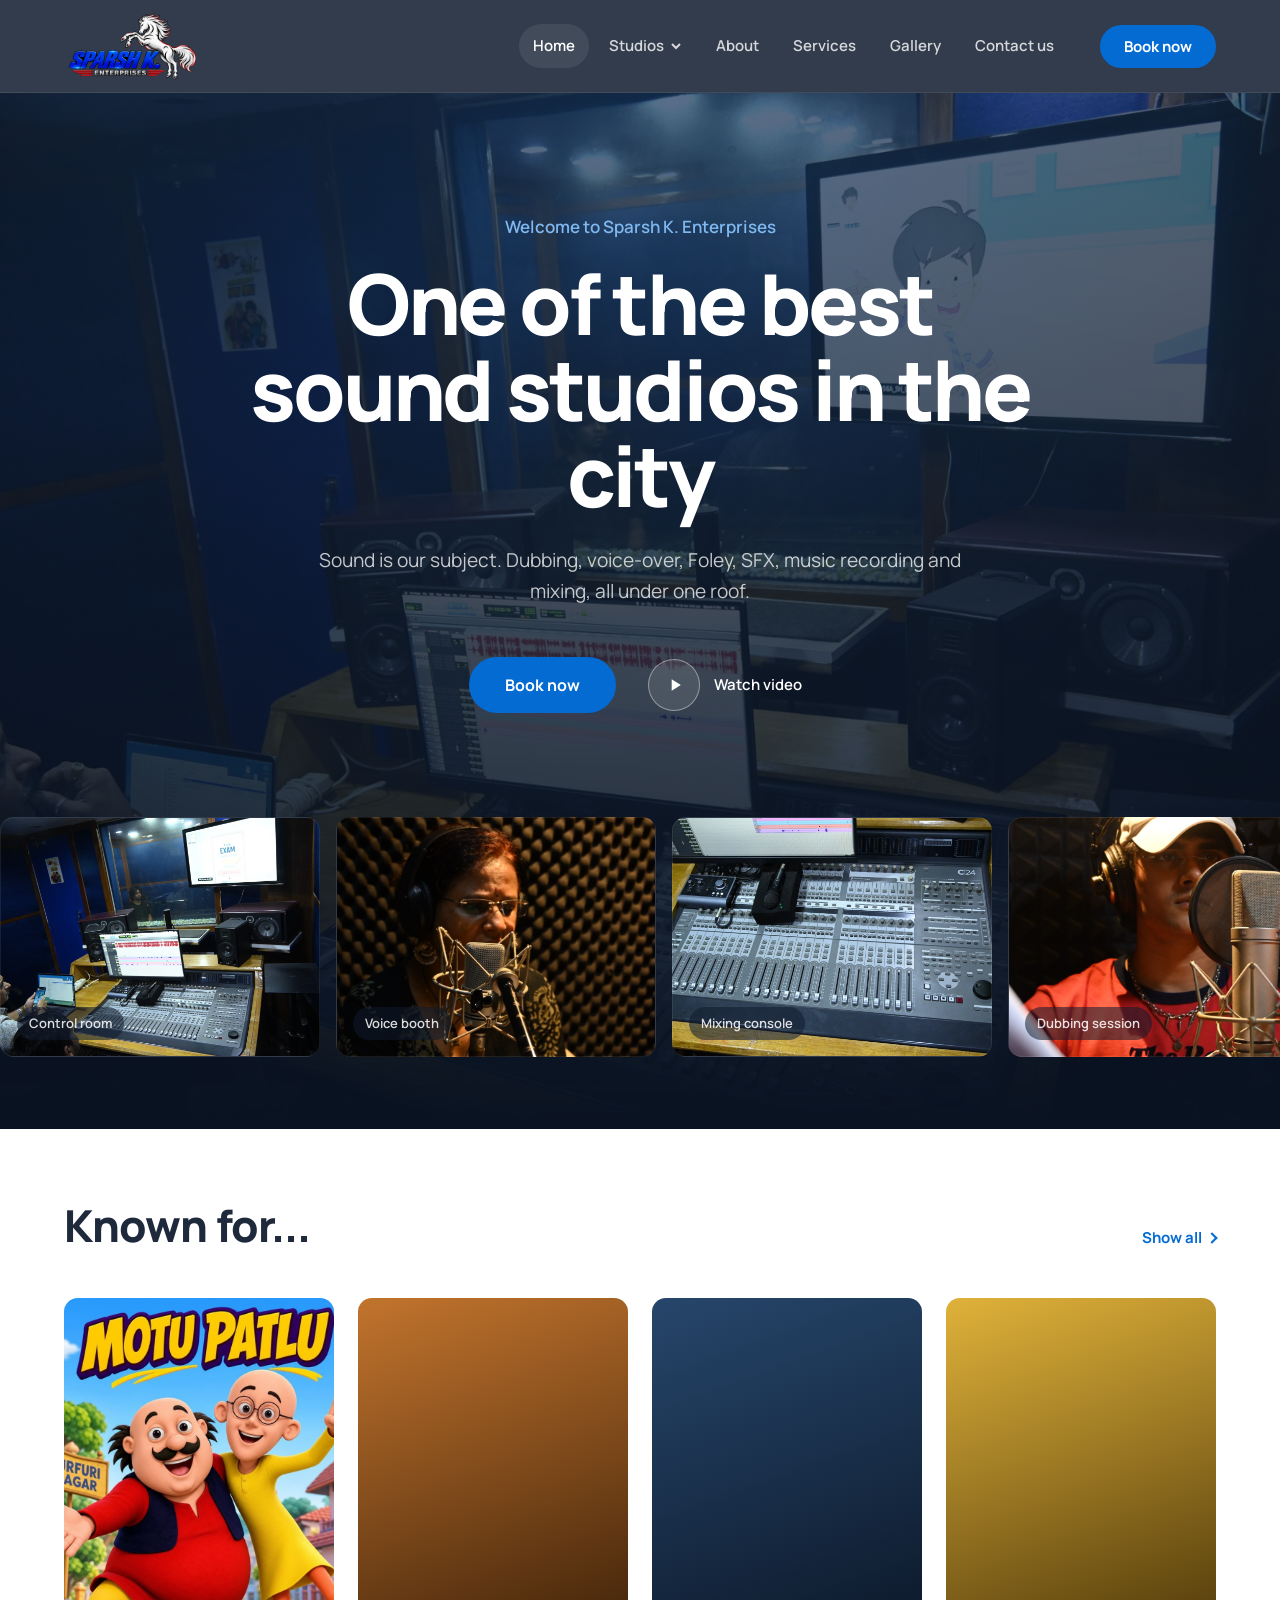
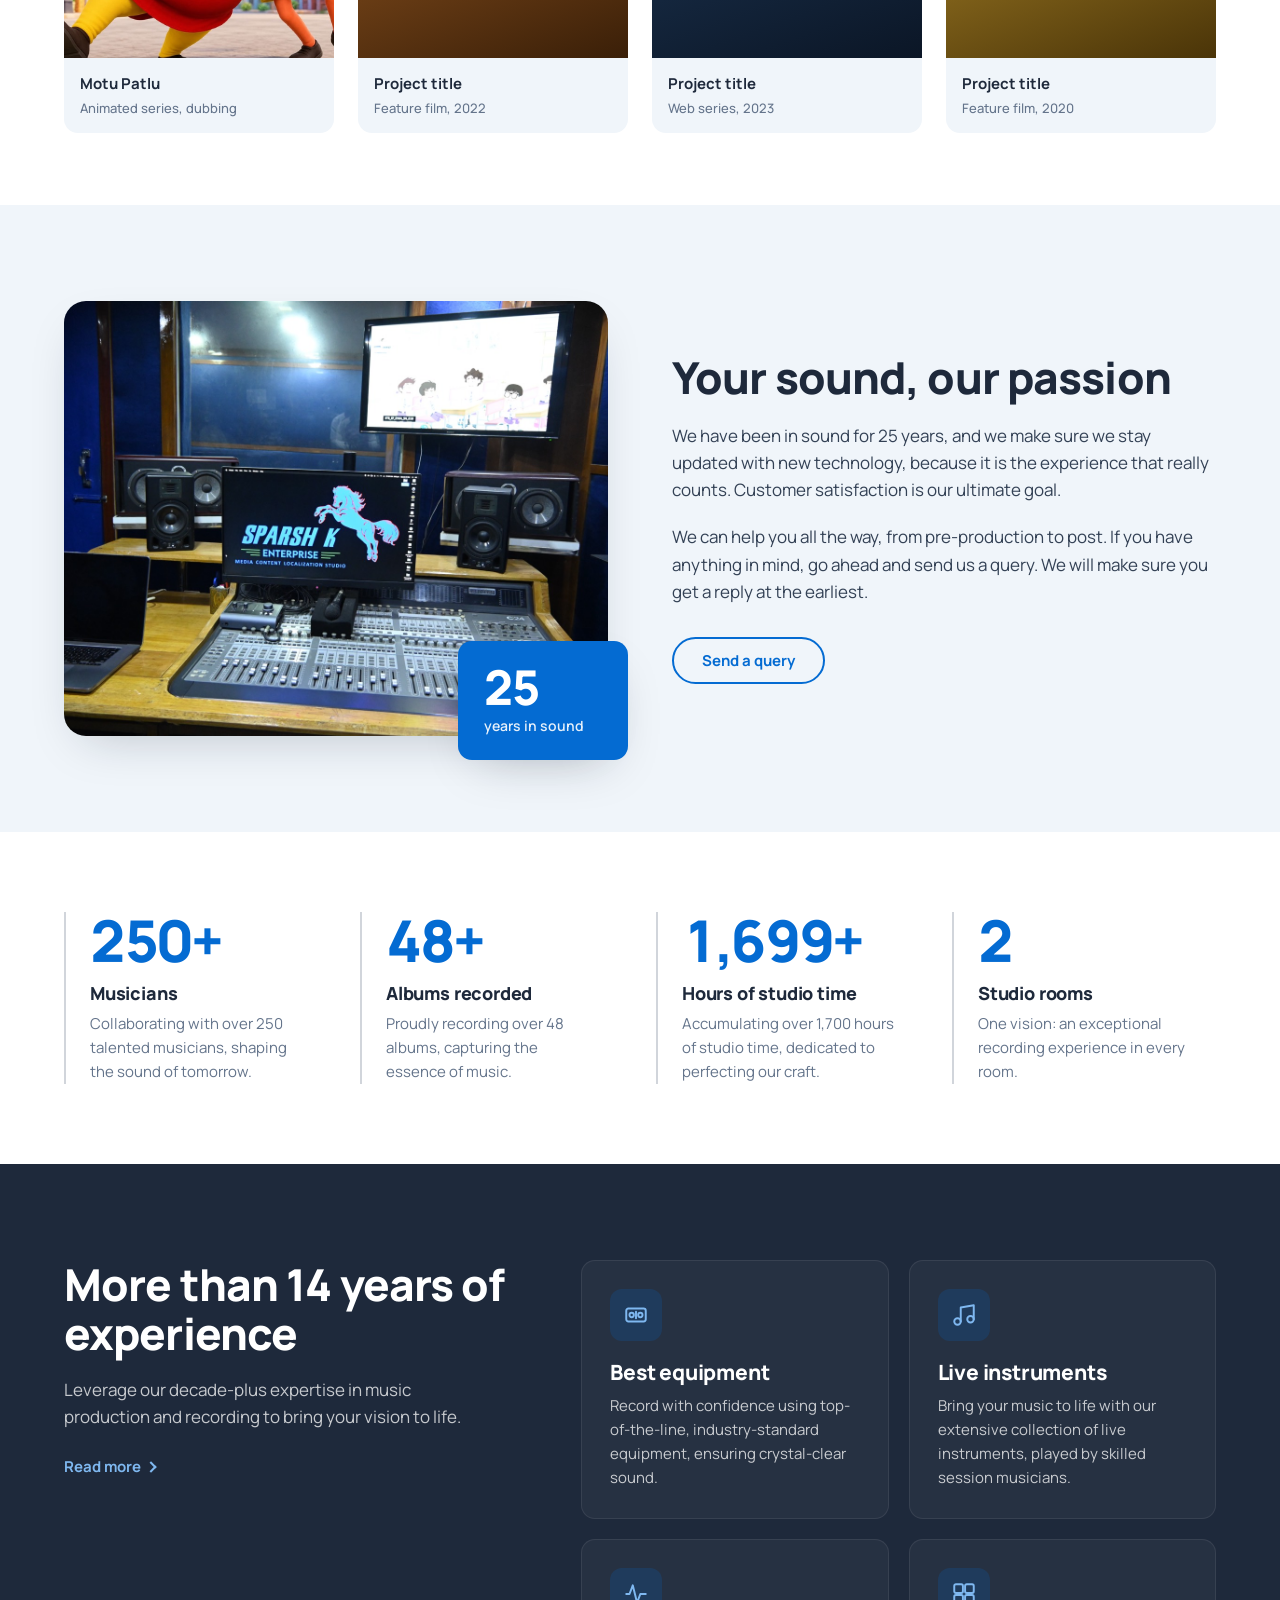
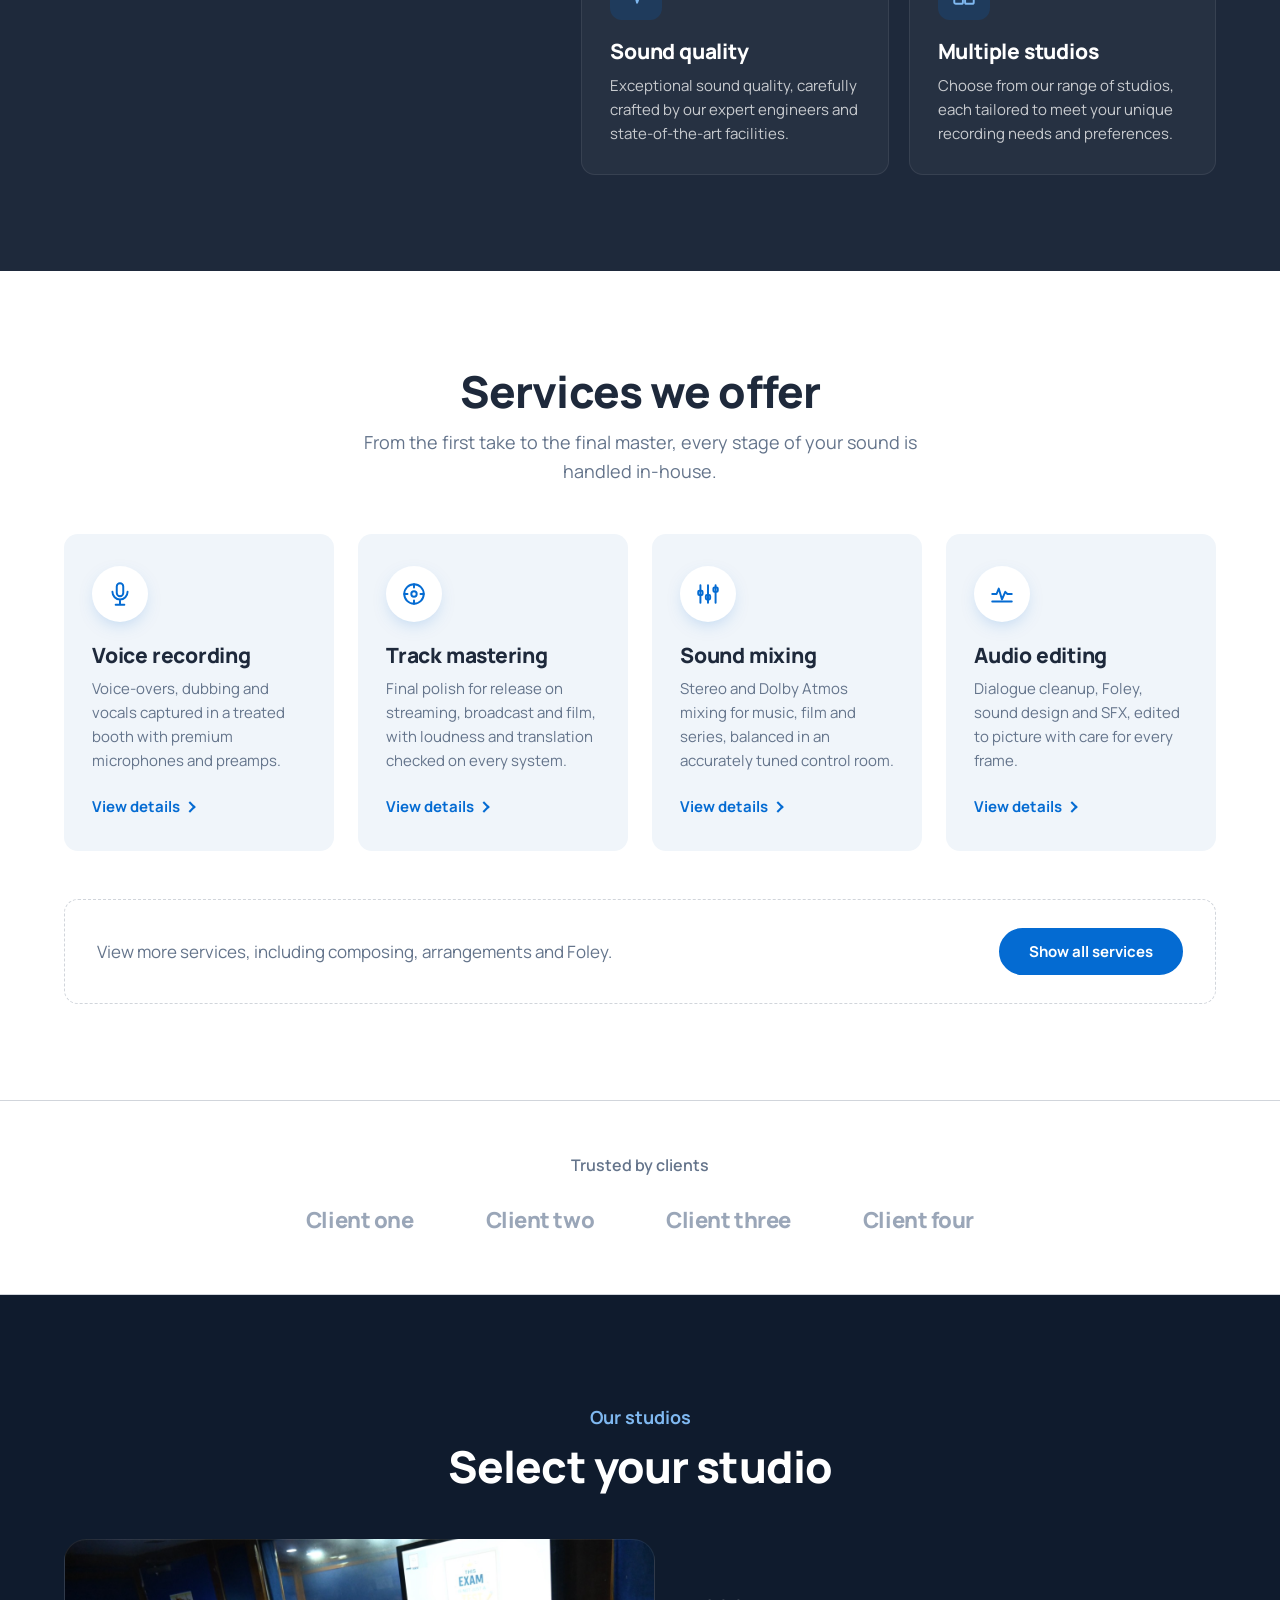
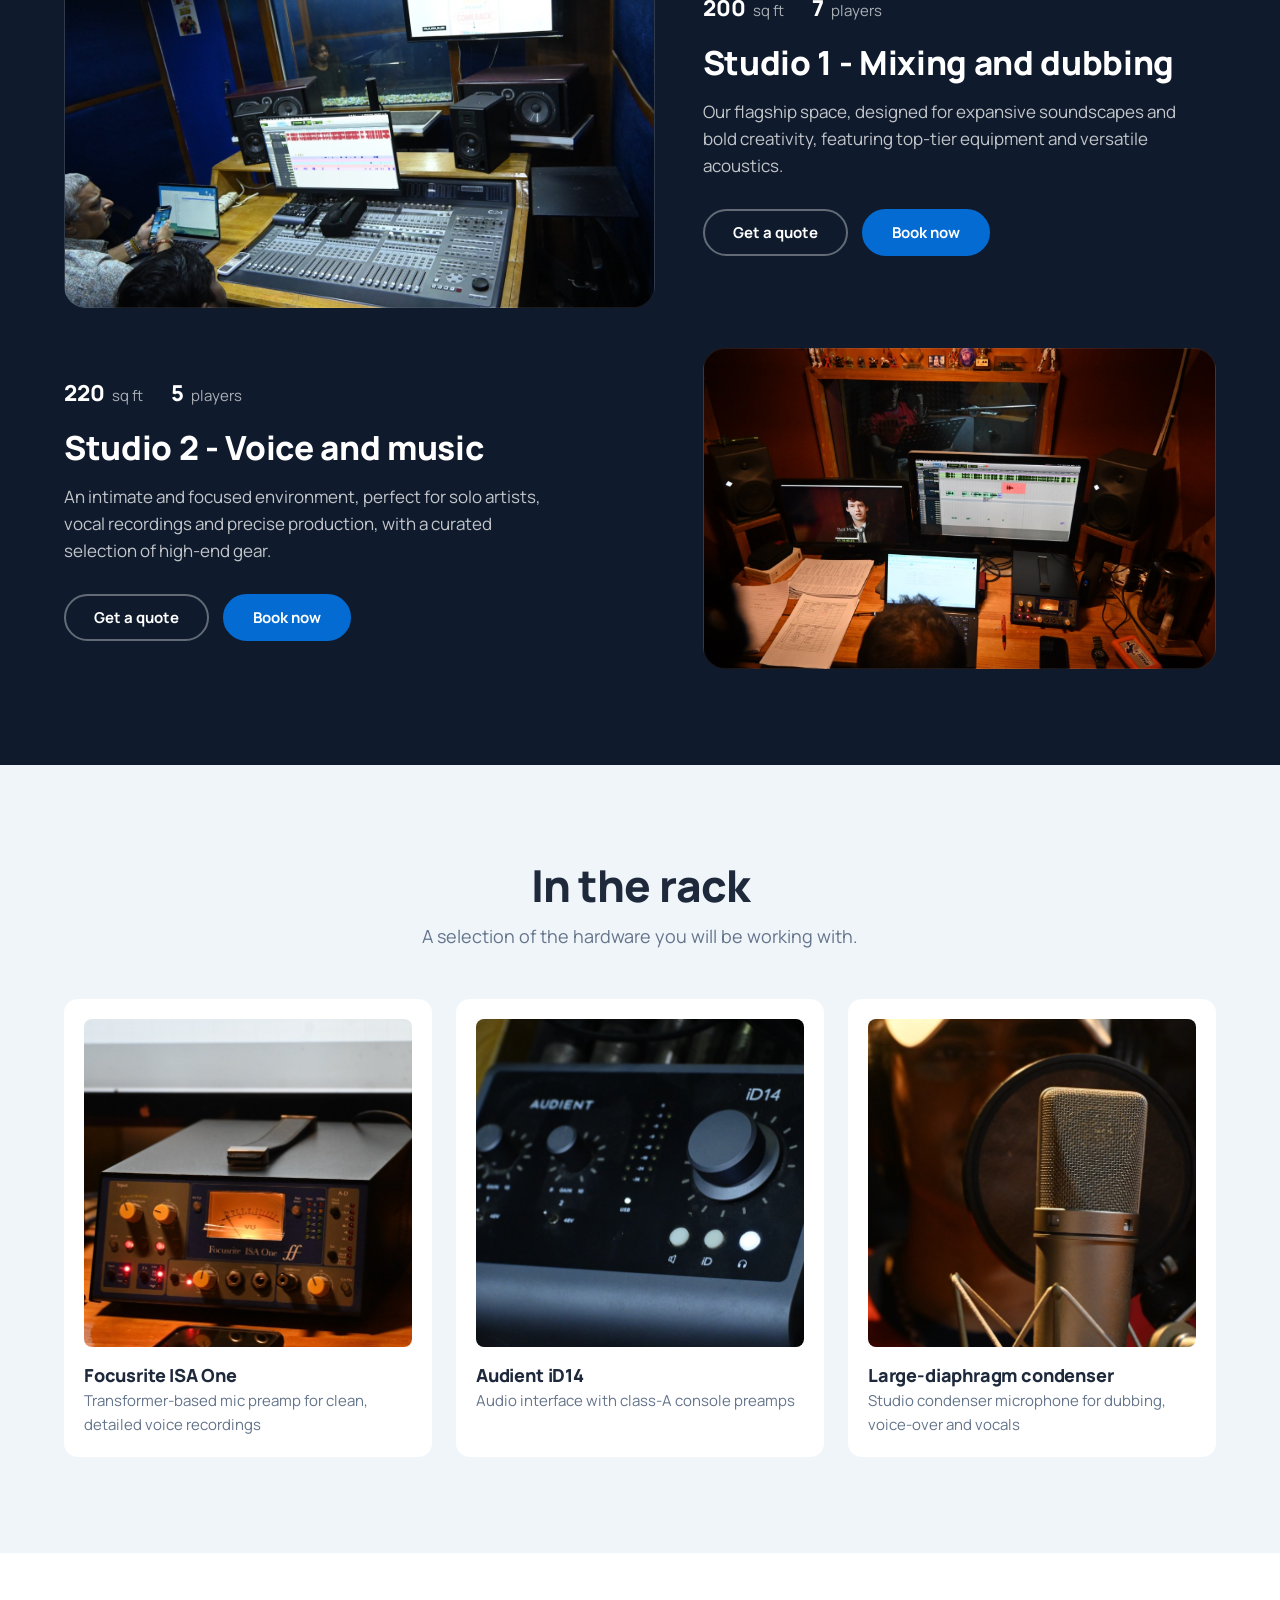
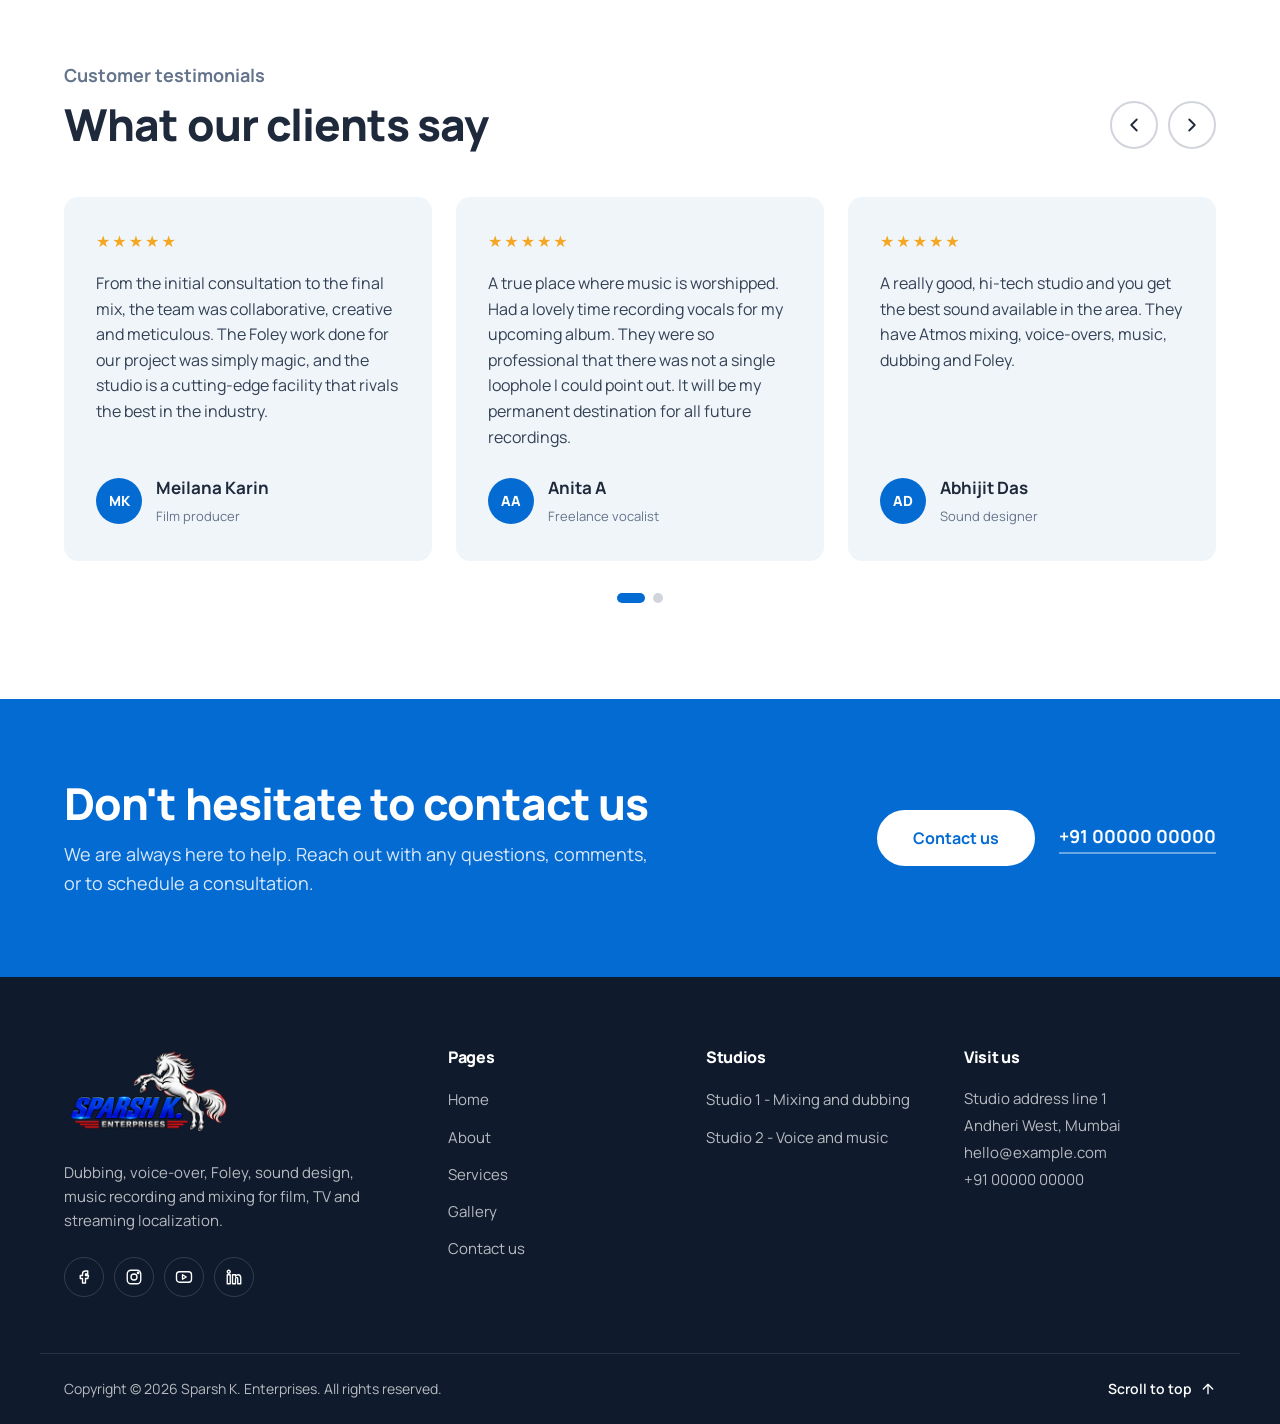
<file: index.html>
<!DOCTYPE html>
<html lang="en">
<head>
  <meta charset="UTF-8">
  <meta name="viewport" content="width=device-width, initial-scale=1.0">
  <title>Sparsh K. Enterprises | Dubbing, Voice-over, Foley and Mixing Studio</title>
  <meta name="description" content="Sparsh K. Enterprises is a media content localization studio in Mumbai for dubbing, voice-over, Foley, sound design, music recording and mixing. Book a session today.">
  <link rel="preconnect" href="https://fonts.googleapis.com">
  <link rel="preconnect" href="https://fonts.gstatic.com" crossorigin>
  <link href="https://fonts.googleapis.com/css2?family=Manrope:wght@400;500;600;700;800&display=swap" rel="stylesheet">
  <link rel="icon" type="image/png" href="assets/images/logo-700.png">
  <link rel="stylesheet" href="css/style.css">
</head>
<body data-page="home">

  <!-- ========== HEADER ========== -->
  <header class="site-header" id="top">
    <div class="container header-inner">
      <a href="index.html" class="logo" aria-label="Sparsh K. Enterprises home">
        <img src="assets/images/logo-700.png" alt="Sparsh K. Enterprises" class="logo-img" width="700" height="356">
      </a>

      <nav class="main-nav" id="mainNav" aria-label="Main navigation">
        <ul>
          <li><a href="index.html" class="is-active">Home</a></li>
          <li class="has-dropdown">
            <a href="studio-1.html">Studios <svg viewBox="0 0 12 12" aria-hidden="true"><path d="M2 4l4 4 4-4"/></svg></a>
            <ul class="dropdown">
              <li><a href="studio-1.html">Studio 1</a></li>
              <li><a href="studio-2.html">Studio 2</a></li>
            </ul>
          </li>
          <li><a href="about.html">About</a></li>
          <li><a href="services.html">Services</a></li>
          <li><a href="gallery.html">Gallery</a></li>
          <li><a href="contact.html">Contact us</a></li>
        </ul>
      </nav>

      <a href="contact.html#book" class="btn btn-primary header-cta">Book now</a>

      <button class="nav-toggle" id="navToggle" aria-expanded="false" aria-controls="mainNav" aria-label="Open menu">
        <span></span><span></span><span></span>
      </button>
    </div>
  </header>

  <main>

    <!-- ========== HERO ========== -->
    <section class="hero">
      <div class="hero-bg" aria-hidden="true"></div>
      <canvas id="waveform" class="hero-wave" aria-hidden="true"></canvas>
      <div class="container hero-inner">
        <p class="hero-welcome">Welcome to Sparsh K. Enterprises</p>
        <h1 class="hero-title">One of the best sound studios in the city</h1>
        <p class="hero-sub">Sound is our subject. Dubbing, voice-over, Foley, SFX, music recording and mixing, all under one roof.</p>
        <div class="hero-actions">
          <a href="contact.html#book" class="btn btn-primary btn-lg">Book now</a>
          <a href="gallery.html" class="btn btn-play">
            <span class="play-icon" aria-hidden="true"><svg viewBox="0 0 24 24"><path d="M8 5v14l11-7z"/></svg></span>
            Watch video
          </a>
        </div>
      </div>

      <!-- Studio photo strip (swap placeholders with real photos in assets/images) -->
      <div class="photo-strip" id="gallery" aria-label="Studio photos">
        <div class="photo-track">
          <figure class="photo" style="background-image:url(assets/images/studio-1-control-room.jpg)"><figcaption>Control room</figcaption></figure>
          <figure class="photo" style="background-image:url(assets/images/booth-voice-artist.jpg)"><figcaption>Voice booth</figcaption></figure>
          <figure class="photo" style="background-image:url(assets/images/console-c24.jpg)"><figcaption>Mixing console</figcaption></figure>
          <figure class="photo" style="background-image:url(assets/images/booth-dubbing.jpg)"><figcaption>Dubbing session</figcaption></figure>
          <figure class="photo" style="background-image:url(assets/images/booth-window.jpg)"><figcaption>Booth window</figcaption></figure>
          <figure class="photo" style="background-image:url(assets/images/entrance.jpg)"><figcaption>Entrance</figcaption></figure>
          <figure class="photo" style="background-image:url(assets/images/studio-1-control-room.jpg)"><figcaption>Control room</figcaption></figure>
          <figure class="photo" style="background-image:url(assets/images/booth-voice-artist.jpg)"><figcaption>Voice booth</figcaption></figure>
          <figure class="photo" style="background-image:url(assets/images/console-c24.jpg)"><figcaption>Mixing console</figcaption></figure>
          <figure class="photo" style="background-image:url(assets/images/booth-dubbing.jpg)"><figcaption>Dubbing session</figcaption></figure>
          <figure class="photo" style="background-image:url(assets/images/booth-window.jpg)"><figcaption>Booth window</figcaption></figure>
          <figure class="photo" style="background-image:url(assets/images/entrance.jpg)"><figcaption>Entrance</figcaption></figure>
        </div>
      </div>
    </section>

    <!-- ========== KNOWN FOR ========== -->
    <section class="known-for">
      <div class="container">
        <div class="section-head row">
          <h2>Known for...</h2>
          <a href="gallery.html" class="link-arrow">Show all</a>
        </div>
        <div class="poster-grid">
          <a href="gallery.html" class="poster"><span class="poster-art" style="background-image:url(assets/images/poster-motu-patlu.jpg)" role="img" aria-label="Motu Patlu poster"></span><span class="poster-title">Motu Patlu<small>Animated series, dubbing</small></span></a>
          <a href="gallery.html" class="poster"><span class="poster-art art-2"></span><span class="poster-title">Project title<small>Feature film, 2022</small></span></a>
          <a href="gallery.html" class="poster"><span class="poster-art art-3"></span><span class="poster-title">Project title<small>Web series, 2023</small></span></a>
          <a href="gallery.html" class="poster"><span class="poster-art art-4"></span><span class="poster-title">Project title<small>Feature film, 2020</small></span></a>
        </div>
      </div>
    </section>

    <!-- ========== INTRO / ABOUT ========== -->
    <section class="intro" id="about">
      <div class="container intro-grid">
        <div class="intro-visual">
          <div class="intro-photo" style="background-image:url(assets/images/about-console-logo.jpg)"></div>
          <div class="intro-badge">
            <strong>25</strong>
            <span>years in sound</span>
          </div>
        </div>
        <div class="intro-copy">
          <h2>Your sound, our passion</h2>
          <p>We have been in sound for 25 years, and we make sure we stay updated with new technology, because it is the experience that really counts. Customer satisfaction is our ultimate goal.</p>
          <p>We can help you all the way, from pre-production to post. If you have anything in mind, go ahead and send us a query. We will make sure you get a reply at the earliest.</p>
          <a href="contact.html" class="btn btn-outline">Send a query</a>
        </div>
      </div>
    </section>

    <!-- ========== STATS ========== -->
    <section class="stats">
      <div class="container stats-grid">
        <div class="stat">
          <p class="stat-num"><span class="counter" data-target="250">0</span>+</p>
          <h3>Musicians</h3>
          <p>Collaborating with over 250 talented musicians, shaping the sound of tomorrow.</p>
        </div>
        <div class="stat">
          <p class="stat-num"><span class="counter" data-target="48">0</span>+</p>
          <h3>Albums recorded</h3>
          <p>Proudly recording over 48 albums, capturing the essence of music.</p>
        </div>
        <div class="stat">
          <p class="stat-num"><span class="counter" data-target="1700">0</span>+</p>
          <h3>Hours of studio time</h3>
          <p>Accumulating over 1,700 hours of studio time, dedicated to perfecting our craft.</p>
        </div>
        <div class="stat">
          <p class="stat-num"><span class="counter" data-target="2">0</span></p>
          <h3>Studio rooms</h3>
          <p>One vision: an exceptional recording experience in every room.</p>
        </div>
      </div>
    </section>

    <!-- ========== WHY CHOOSE US ========== -->
    <section class="why">
      <div class="container why-grid">
        <div class="why-lead">
          <h2>More than 14 years of experience</h2>
          <p>Leverage our decade-plus expertise in music production and recording to bring your vision to life.</p>
          <a href="about.html" class="link-arrow">Read more</a>
        </div>
        <ul class="feature-list">
          <li class="feature">
            <span class="feature-icon" aria-hidden="true"><svg viewBox="0 0 24 24"><rect x="3" y="6" width="18" height="12" rx="2"/><circle cx="8" cy="12" r="2"/><circle cx="16" cy="12" r="2"/><path d="M12 9v6"/></svg></span>
            <h3>Best equipment</h3>
            <p>Record with confidence using top-of-the-line, industry-standard equipment, ensuring crystal-clear sound.</p>
          </li>
          <li class="feature">
            <span class="feature-icon" aria-hidden="true"><svg viewBox="0 0 24 24"><path d="M9 18V5l12-2v13"/><circle cx="6" cy="18" r="3"/><circle cx="18" cy="16" r="3"/></svg></span>
            <h3>Live instruments</h3>
            <p>Bring your music to life with our extensive collection of live instruments, played by skilled session musicians.</p>
          </li>
          <li class="feature">
            <span class="feature-icon" aria-hidden="true"><svg viewBox="0 0 24 24"><path d="M3 12h3l3-8 4 16 3-8h5"/></svg></span>
            <h3>Sound quality</h3>
            <p>Exceptional sound quality, carefully crafted by our expert engineers and state-of-the-art facilities.</p>
          </li>
          <li class="feature">
            <span class="feature-icon" aria-hidden="true"><svg viewBox="0 0 24 24"><rect x="3" y="3" width="8" height="8" rx="1.5"/><rect x="13" y="3" width="8" height="8" rx="1.5"/><rect x="3" y="13" width="8" height="8" rx="1.5"/><rect x="13" y="13" width="8" height="8" rx="1.5"/></svg></span>
            <h3>Multiple studios</h3>
            <p>Choose from our range of studios, each tailored to meet your unique recording needs and preferences.</p>
          </li>
        </ul>
      </div>
    </section>

    <!-- ========== SERVICES ========== -->
    <section class="services" id="services">
      <div class="container">
        <div class="section-head center">
          <h2>Services we offer</h2>
          <p>From the first take to the final master, every stage of your sound is handled in-house.</p>
        </div>
        <div class="service-grid">
          <article class="service">
            <span class="service-icon" aria-hidden="true"><svg viewBox="0 0 24 24"><rect x="9" y="2" width="6" height="12" rx="3"/><path d="M5 10a7 7 0 0 0 14 0M12 17v5M8 22h8"/></svg></span>
            <h3>Voice recording</h3>
            <p>Voice-overs, dubbing and vocals captured in a treated booth with premium microphones and preamps.</p>
            <a href="services.html" class="link-arrow">View details</a>
          </article>
          <article class="service">
            <span class="service-icon" aria-hidden="true"><svg viewBox="0 0 24 24"><circle cx="12" cy="12" r="9"/><circle cx="12" cy="12" r="2.5"/><path d="M12 3v3M12 18v3M3 12h3M18 12h3"/></svg></span>
            <h3>Track mastering</h3>
            <p>Final polish for release on streaming, broadcast and film, with loudness and translation checked on every system.</p>
            <a href="services.html" class="link-arrow">View details</a>
          </article>
          <article class="service">
            <span class="service-icon" aria-hidden="true"><svg viewBox="0 0 24 24"><path d="M5 4v16M12 4v16M19 4v16"/><rect x="3" y="9" width="4" height="4" rx="1"/><rect x="10" y="13" width="4" height="4" rx="1"/><rect x="17" y="6" width="4" height="4" rx="1"/></svg></span>
            <h3>Sound mixing</h3>
            <p>Stereo and Dolby Atmos mixing for music, film and series, balanced in an accurately tuned control room.</p>
            <a href="services.html" class="link-arrow">View details</a>
          </article>
          <article class="service">
            <span class="service-icon" aria-hidden="true"><svg viewBox="0 0 24 24"><path d="M3 12h4l2-5 3 10 3-7 2 2h4"/><path d="M3 19h18"/></svg></span>
            <h3>Audio editing</h3>
            <p>Dialogue cleanup, Foley, sound design and SFX, edited to picture with care for every frame.</p>
            <a href="services.html" class="link-arrow">View details</a>
          </article>
        </div>
        <div class="services-more">
          <p>View more services, including composing, arrangements and Foley.</p>
          <a href="services.html" class="btn btn-primary">Show all services</a>
        </div>
      </div>
    </section>

    <!-- ========== TRUSTED BY ========== -->
    <section class="clients">
      <div class="container">
        <h2 class="clients-title">Trusted by clients</h2>
        <ul class="client-logos" aria-label="Client logos">
          <li><span class="client-logo">Client one</span></li>
          <li><span class="client-logo">Client two</span></li>
          <li><span class="client-logo">Client three</span></li>
          <li><span class="client-logo">Client four</span></li>
        </ul>
      </div>
    </section>

    <!-- ========== OUR STUDIOS ========== -->
    <section class="studios" id="studios">
      <div class="container">
        <div class="section-head center light">
          <p class="section-kicker">Our studios</p>
          <h2>Select your studio</h2>
        </div>

        <article class="studio-card" id="studio-1">
          <div class="studio-media" style="background-image:url(assets/images/studio-1-control-room.jpg)"></div>
          <div class="studio-info">
            <ul class="studio-specs">
              <li><strong>200</strong> sq ft</li>
              <li><strong>7</strong> players</li>
            </ul>
            <h3>Studio 1 - Mixing and dubbing</h3>
            <p>Our flagship space, designed for expansive soundscapes and bold creativity, featuring top-tier equipment and versatile acoustics.</p>
            <div class="studio-actions">
              <a href="contact.html#book" class="btn btn-ghost">Get a quote</a>
              <a href="contact.html#book" class="btn btn-primary">Book now</a>
            </div>
          </div>
        </article>

        <article class="studio-card reverse" id="studio-2">
          <div class="studio-media" style="background-image:url(assets/images/studio-2-warm-room.jpg)"></div>
          <div class="studio-info">
            <ul class="studio-specs">
              <li><strong>220</strong> sq ft</li>
              <li><strong>5</strong> players</li>
            </ul>
            <h3>Studio 2 - Voice and music</h3>
            <p>An intimate and focused environment, perfect for solo artists, vocal recordings and precise production, with a curated selection of high-end gear.</p>
            <div class="studio-actions">
              <a href="contact.html#book" class="btn btn-ghost">Get a quote</a>
              <a href="contact.html#book" class="btn btn-primary">Book now</a>
            </div>
          </div>
        </article>
      </div>
    </section>

    <!-- ========== GEAR ========== -->
    <section class="gear">
      <div class="container">
        <div class="section-head center">
          <h2>In the rack</h2>
          <p>A selection of the hardware you will be working with.</p>
        </div>
        <div class="gear-grid">
          <article class="gear-item">
            <div class="gear-img" style="background-image:url(assets/images/gear-focusrite-isa-one.jpg)"></div>
            <h3>Focusrite ISA One</h3>
            <p>Transformer-based mic preamp for clean, detailed voice recordings</p>
          </article>
          <article class="gear-item">
            <div class="gear-img" style="background-image:url(assets/images/gear-audient-id14.jpg)"></div>
            <h3>Audient iD14</h3>
            <p>Audio interface with class-A console preamps</p>
          </article>
          <article class="gear-item">
            <div class="gear-img" style="background-image:url(assets/images/gear-condenser-mic.jpg)"></div>
            <h3>Large-diaphragm condenser</h3>
            <p>Studio condenser microphone for dubbing, voice-over and vocals</p>
          </article>
        </div>
      </div>
    </section>

    <!-- ========== TESTIMONIALS ========== -->
    <section class="testimonials">
      <div class="container">
        <div class="section-head row">
          <div>
            <p class="section-kicker">Customer testimonials</p>
            <h2>What our clients say</h2>
          </div>
          <div class="slider-controls">
            <button class="slider-btn" id="prevSlide" aria-label="Previous testimonial"><svg viewBox="0 0 24 24"><path d="M15 6l-6 6 6 6"/></svg></button>
            <button class="slider-btn" id="nextSlide" aria-label="Next testimonial"><svg viewBox="0 0 24 24"><path d="M9 6l6 6-6 6"/></svg></button>
          </div>
        </div>

        <div class="slider" id="testimonialSlider">
          <div class="slider-track">
            <blockquote class="testimonial">
              <div class="stars" aria-label="Rated 5 out of 5">★★★★★</div>
              <p>From the initial consultation to the final mix, the team was collaborative, creative and meticulous. The Foley work done for our project was simply magic, and the studio is a cutting-edge facility that rivals the best in the industry.</p>
              <footer><span class="avatar">MK</span><div><cite>Meilana Karin</cite><small>Film producer</small></div></footer>
            </blockquote>
            <blockquote class="testimonial">
              <div class="stars" aria-label="Rated 5 out of 5">★★★★★</div>
              <p>A true place where music is worshipped. Had a lovely time recording vocals for my upcoming album. They were so professional that there was not a single loophole I could point out. It will be my permanent destination for all future recordings.</p>
              <footer><span class="avatar">AA</span><div><cite>Anita A</cite><small>Freelance vocalist</small></div></footer>
            </blockquote>
            <blockquote class="testimonial">
              <div class="stars" aria-label="Rated 5 out of 5">★★★★★</div>
              <p>A really good, hi-tech studio and you get the best sound available in the area. They have Atmos mixing, voice-overs, music, dubbing and Foley.</p>
              <footer><span class="avatar">AD</span><div><cite>Abhijit Das</cite><small>Sound designer</small></div></footer>
            </blockquote>
            <blockquote class="testimonial">
              <div class="stars" aria-label="Rated 5 out of 5">★★★★★</div>
              <p>A thorough professional with great passion for music and its intricacies. He helped me record, mix and build professional-level songs, bringing his vast experience to the session. Highly recommended for novice or professional recording seekers.</p>
              <footer><span class="avatar">VM</span><div><cite>Vinay Mishra</cite><small>Singer-songwriter</small></div></footer>
            </blockquote>
          </div>
        </div>
        <div class="slider-dots" id="sliderDots" role="tablist" aria-label="Choose testimonial"></div>
      </div>
    </section>

    <!-- ========== CONTACT CTA ========== -->
    <section class="cta" id="contact">
      <div class="container cta-inner">
        <div>
          <h2>Don't hesitate to contact us</h2>
          <p>We are always here to help. Reach out with any questions, comments, or to schedule a consultation.</p>
        </div>
        <div class="cta-actions">
          <a href="contact.html" class="btn btn-light btn-lg">Contact us</a>
          <a href="tel:+910000000000" class="cta-phone">+91 00000 00000</a>
        </div>
      </div>
    </section>

  </main>

  <!-- ========== FOOTER ========== -->
  <footer class="site-footer">
    <div class="container footer-grid">
      <div class="footer-brand">
        <a href="index.html" class="logo" aria-label="Sparsh K. Enterprises home">
          <img src="assets/images/logo-700.png" alt="Sparsh K. Enterprises" class="logo-img" width="700" height="356">
        </a>
        <p>Dubbing, voice-over, Foley, sound design, music recording and mixing for film, TV and streaming localization.</p>
        <ul class="social" aria-label="Social media">
          <li><a href="#" aria-label="Facebook"><svg viewBox="0 0 24 24"><path d="M14 8h3V4h-3c-2.8 0-4 1.8-4 4v2H7v4h3v6h4v-6h3l1-4h-4V8.5c0-.3.2-.5.5-.5z"/></svg></a></li>
          <li><a href="https://www.instagram.com/sparshdubhouseofficial" target="_blank" rel="noopener" aria-label="Instagram"><svg viewBox="0 0 24 24"><rect x="3" y="3" width="18" height="18" rx="5"/><circle cx="12" cy="12" r="4"/><circle cx="17.5" cy="6.5" r="1" fill="currentColor"/></svg></a></li>
          <li><a href="#" aria-label="YouTube"><svg viewBox="0 0 24 24"><rect x="2" y="5" width="20" height="14" rx="4"/><path d="M10 9l5 3-5 3z"/></svg></a></li>
          <li><a href="#" aria-label="LinkedIn"><svg viewBox="0 0 24 24"><rect x="3" y="9" width="4" height="12"/><circle cx="5" cy="5" r="2"/><path d="M10 9h4v2c.8-1.3 2-2 3.5-2 2.5 0 3.5 1.6 3.5 4.5V21h-4v-6.5c0-1.2-.5-2-1.6-2S14 13.3 14 14.5V21h-4z"/></svg></a></li>
        </ul>
      </div>

      <div class="footer-col">
        <h4>Pages</h4>
        <ul>
          <li><a href="index.html">Home</a></li>
          <li><a href="about.html">About</a></li>
          <li><a href="services.html">Services</a></li>
          <li><a href="gallery.html">Gallery</a></li>
          <li><a href="contact.html">Contact us</a></li>
        </ul>
      </div>

      <div class="footer-col">
        <h4>Studios</h4>
        <ul>
          <li><a href="studio-1.html">Studio 1 - Mixing and dubbing</a></li>
          <li><a href="studio-2.html">Studio 2 - Voice and music</a></li>
        </ul>
      </div>

      <div class="footer-col">
        <h4>Visit us</h4>
        <address>
          Studio address line 1<br>
          Andheri West, Mumbai<br>
          <a href="mailto:hello@example.com">hello@example.com</a><br>
          <a href="tel:+910000000000">+91 00000 00000</a>
        </address>
      </div>
    </div>

    <div class="container footer-bottom">
      <p>Copyright © <span id="year">2026</span> Sparsh K. Enterprises. All rights reserved.</p>
      <a href="#top" class="to-top">Scroll to top <svg viewBox="0 0 24 24"><path d="M12 19V5M5 12l7-7 7 7"/></svg></a>
    </div>
  </footer>

  <script src="js/main.js"></script>
</body>
</html>
</file>
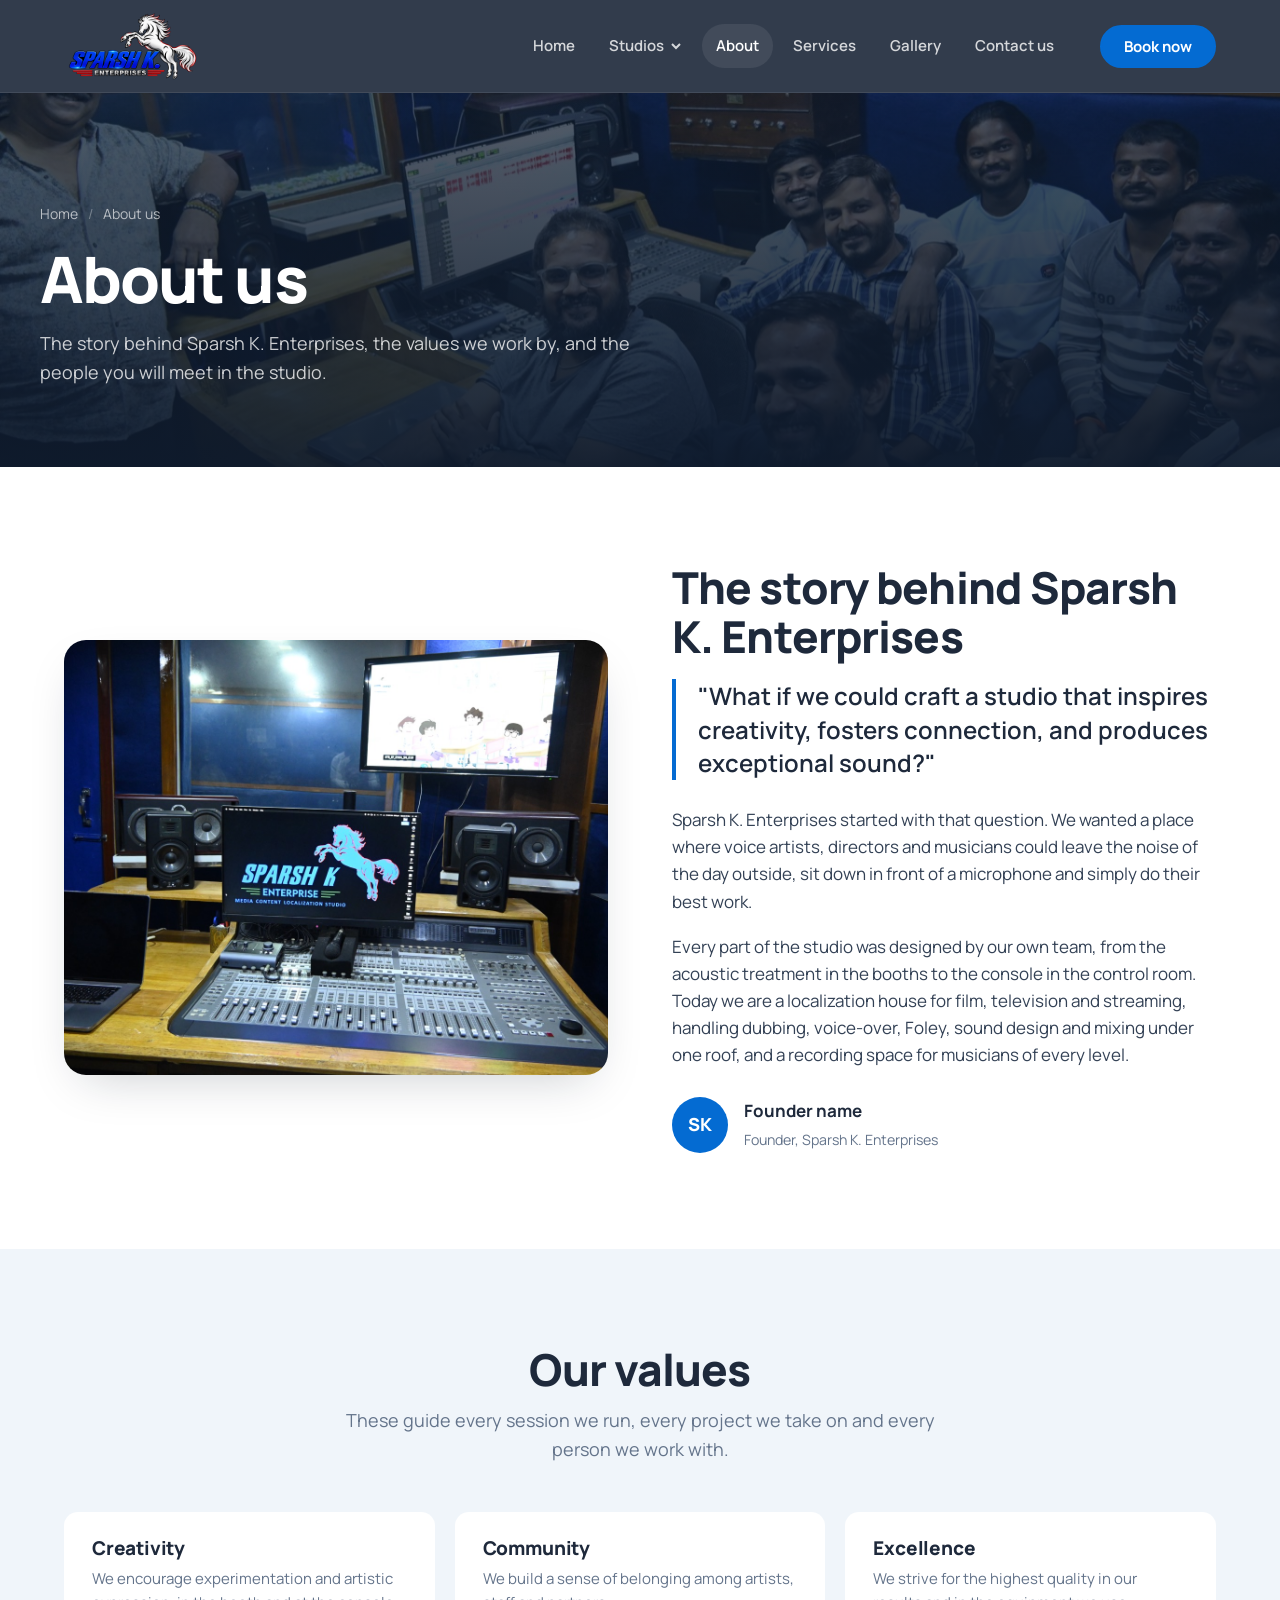
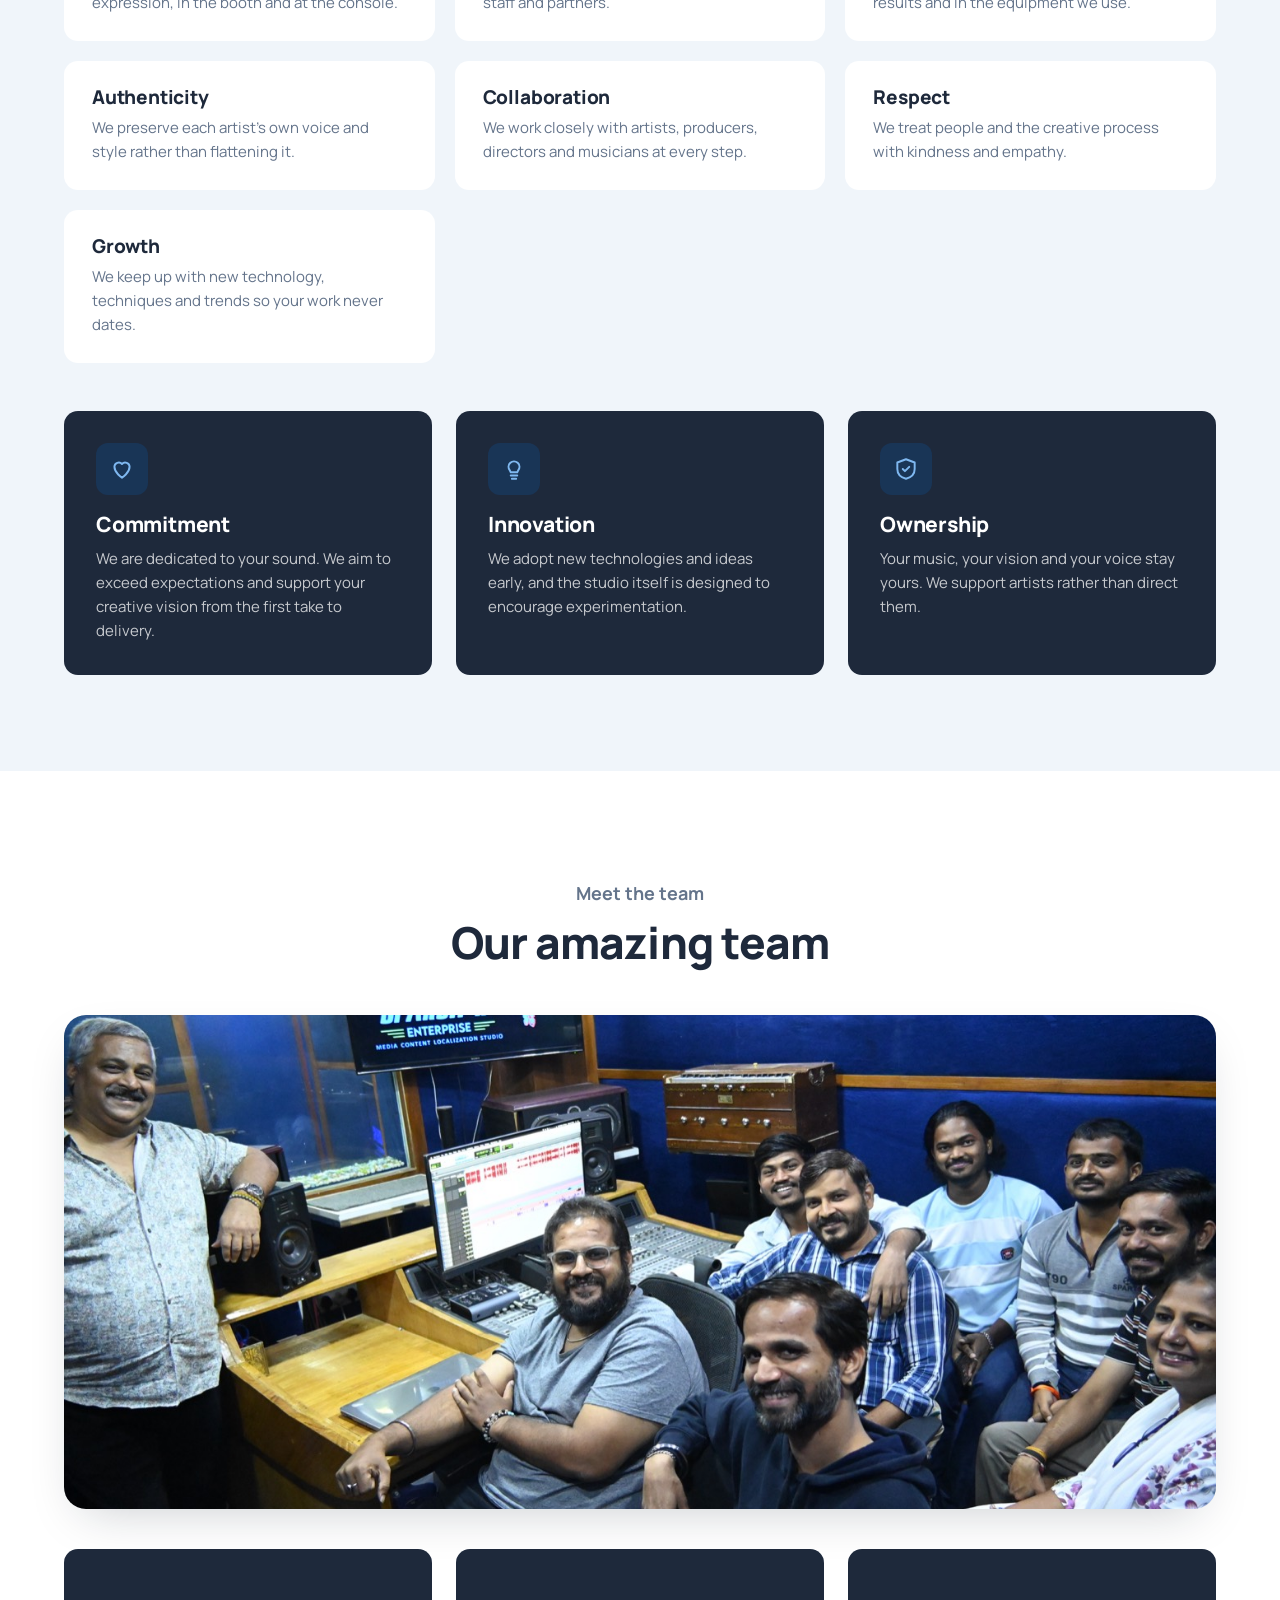
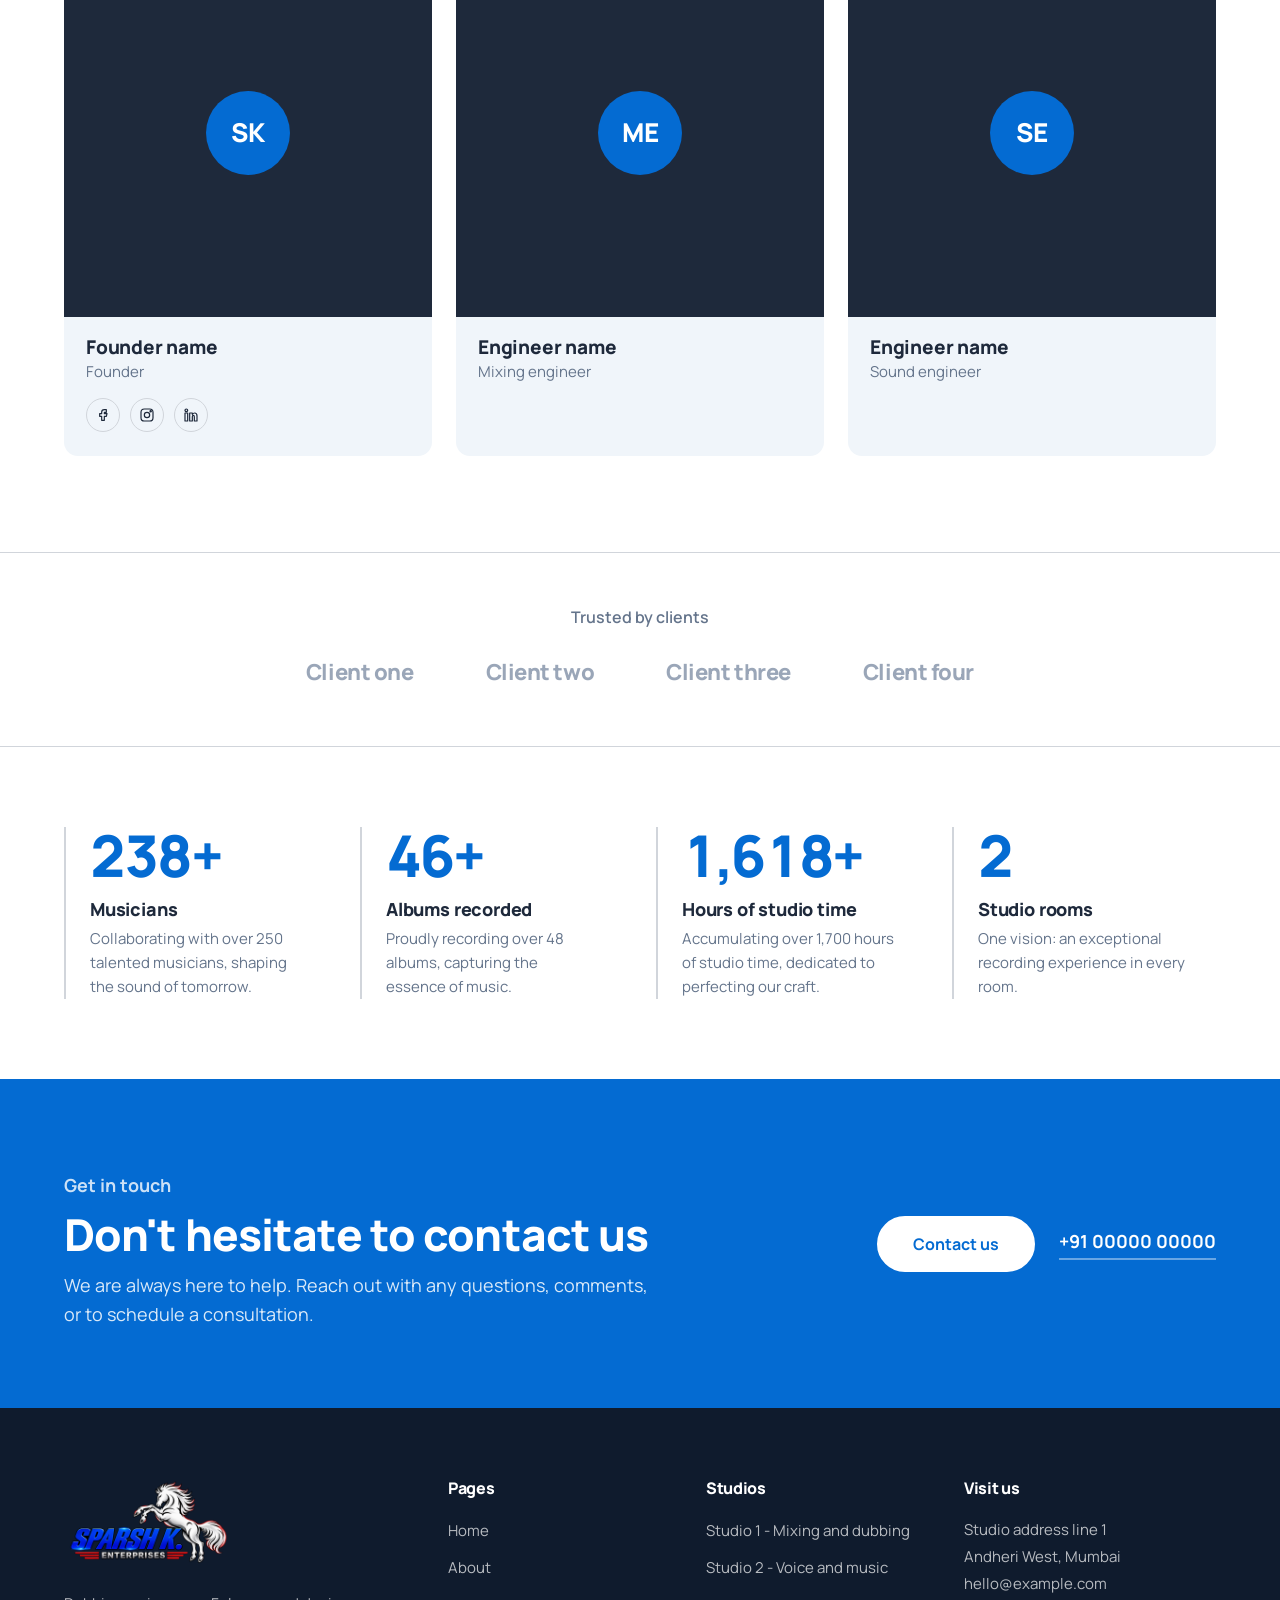
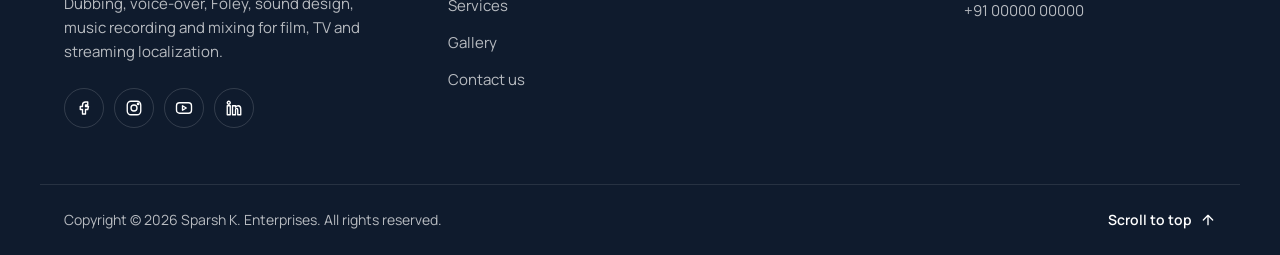
<file: about.html>
<!DOCTYPE html>
<html lang="en">
<head>
  <meta charset="UTF-8">
  <meta name="viewport" content="width=device-width, initial-scale=1.0">
  <title>About us | Sparsh K. Enterprises</title>
  <meta name="description" content="The story, values and team behind Sparsh K. Enterprises, a media content localization studio in Mumbai for dubbing, voice-over, Foley and mixing.">
  <link rel="preconnect" href="https://fonts.googleapis.com">
  <link rel="preconnect" href="https://fonts.gstatic.com" crossorigin>
  <link href="https://fonts.googleapis.com/css2?family=Manrope:wght@400;500;600;700;800&display=swap" rel="stylesheet">
  <link rel="icon" type="image/png" href="assets/images/logo-700.png">
  <link rel="stylesheet" href="css/style.css">
  <link rel="stylesheet" href="css/pages.css">
</head>
<body data-page="about">

  <header class="site-header" id="top">
    <div class="container header-inner">
      <a href="index.html" class="logo" aria-label="Sparsh K. Enterprises home">
        <img src="assets/images/logo-700.png" alt="Sparsh K. Enterprises" class="logo-img" width="700" height="356">
      </a>
      <nav class="main-nav" id="mainNav" aria-label="Main navigation">
        <ul>
          <li><a href="index.html">Home</a></li>
          <li class="has-dropdown">
            <a href="studio-1.html">Studios <svg viewBox="0 0 12 12" aria-hidden="true"><path d="M2 4l4 4 4-4"/></svg></a>
            <ul class="dropdown">
              <li><a href="studio-1.html">Studio 1</a></li>
              <li><a href="studio-2.html">Studio 2</a></li>
            </ul>
          </li>
          <li><a href="about.html" class="is-active">About</a></li>
          <li><a href="services.html">Services</a></li>
          <li><a href="gallery.html">Gallery</a></li>
          <li><a href="contact.html">Contact us</a></li>
        </ul>
      </nav>
      <a href="contact.html#book" class="btn btn-primary header-cta">Book now</a>
      <button class="nav-toggle" id="navToggle" aria-expanded="false" aria-controls="mainNav" aria-label="Open menu">
        <span></span><span></span><span></span>
      </button>
    </div>
  </header>

  <main>

    <section class="page-banner">
      <div class="page-banner-bg" style="background-image:url(assets/images/team-group.jpg)"></div>
      <div class="container page-banner-inner">
        <nav class="breadcrumb" aria-label="Breadcrumb"><a href="index.html">Home</a><span>About us</span></nav>
        <h1>About us</h1>
        <p>The story behind Sparsh K. Enterprises, the values we work by, and the people you will meet in the studio.</p>
      </div>
    </section>

    <!-- Story -->
    <section class="story">
      <div class="container split">
        <div class="split-media" style="background-image:url(assets/images/about-console-logo.jpg)"></div>
        <div class="prose">
          <h2>The story behind Sparsh K. Enterprises</h2>
          <p class="quote">"What if we could craft a studio that inspires creativity, fosters connection, and produces exceptional sound?"</p>
          <p>Sparsh K. Enterprises started with that question. We wanted a place where voice artists, directors and musicians could leave the noise of the day outside, sit down in front of a microphone and simply do their best work.</p>
          <p>Every part of the studio was designed by our own team, from the acoustic treatment in the booths to the console in the control room. Today we are a localization house for film, television and streaming, handling dubbing, voice-over, Foley, sound design and mixing under one roof, and a recording space for musicians of every level.</p>
          <div class="signature">
            <span class="avatar">SK</span>
            <div><strong>Founder name</strong><small>Founder, Sparsh K. Enterprises</small></div>
          </div>
        </div>
      </div>
    </section>

    <!-- Values -->
    <section class="values">
      <div class="container">
        <div class="section-head center">
          <h2>Our values</h2>
          <p>These guide every session we run, every project we take on and every person we work with.</p>
        </div>
        <div class="values-grid">
          <div class="value"><h3>Creativity</h3><p>We encourage experimentation and artistic expression, in the booth and at the console.</p></div>
          <div class="value"><h3>Community</h3><p>We build a sense of belonging among artists, staff and partners.</p></div>
          <div class="value"><h3>Excellence</h3><p>We strive for the highest quality in our results and in the equipment we use.</p></div>
          <div class="value"><h3>Authenticity</h3><p>We preserve each artist's own voice and style rather than flattening it.</p></div>
          <div class="value"><h3>Collaboration</h3><p>We work closely with artists, producers, directors and musicians at every step.</p></div>
          <div class="value"><h3>Respect</h3><p>We treat people and the creative process with kindness and empathy.</p></div>
          <div class="value"><h3>Growth</h3><p>We keep up with new technology, techniques and trends so your work never dates.</p></div>
        </div>

        <div class="callouts">
          <div class="callout">
            <span class="feature-icon" aria-hidden="true"><svg viewBox="0 0 24 24"><path d="M12 20s-7-4.5-7-10a4 4 0 0 1 7-2.6A4 4 0 0 1 19 10c0 5.5-7 10-7 10z"/></svg></span>
            <h3>Commitment</h3>
            <p>We are dedicated to your sound. We aim to exceed expectations and support your creative vision from the first take to delivery.</p>
          </div>
          <div class="callout">
            <span class="feature-icon" aria-hidden="true"><svg viewBox="0 0 24 24"><path d="M9 18h6M10 21h4M8 13a5 5 0 1 1 8 0l-1 2H9z"/></svg></span>
            <h3>Innovation</h3>
            <p>We adopt new technologies and ideas early, and the studio itself is designed to encourage experimentation.</p>
          </div>
          <div class="callout">
            <span class="feature-icon" aria-hidden="true"><svg viewBox="0 0 24 24"><path d="M12 3l8 3v6c0 4.5-3.5 7.8-8 9-4.5-1.2-8-4.5-8-9V6z"/><path d="M9 12l2 2 4-4"/></svg></span>
            <h3>Ownership</h3>
            <p>Your music, your vision and your voice stay yours. We support artists rather than direct them.</p>
          </div>
        </div>
      </div>
    </section>

    <!-- Team -->
    <section class="team">
      <div class="container">
        <div class="section-head center">
          <p class="section-kicker">Meet the team</p>
          <h2>Our amazing team</h2>
        </div>
        <div class="team-photo-wide" style="background-image:url(assets/images/team-group.jpg)" role="img" aria-label="The Sparsh K. Enterprises team in the control room"></div>
        <div class="team-grid">
          <article class="team-card">
            <div class="team-photo"><span>SK</span></div>
            <div class="team-info">
              <h3>Founder name</h3>
              <p>Founder</p>
              <ul class="social on-light" aria-label="Social media">
                <li><a href="#" aria-label="Facebook"><svg viewBox="0 0 24 24"><path d="M14 8h3V4h-3c-2.8 0-4 1.8-4 4v2H7v4h3v6h4v-6h3l1-4h-4V8.5c0-.3.2-.5.5-.5z"/></svg></a></li>
                <li><a href="https://www.instagram.com/sparshdubhouseofficial" target="_blank" rel="noopener" aria-label="Instagram"><svg viewBox="0 0 24 24"><rect x="3" y="3" width="18" height="18" rx="5"/><circle cx="12" cy="12" r="4"/><circle cx="17.5" cy="6.5" r="1" fill="currentColor"/></svg></a></li>
                <li><a href="#" aria-label="LinkedIn"><svg viewBox="0 0 24 24"><rect x="3" y="9" width="4" height="12"/><circle cx="5" cy="5" r="2"/><path d="M10 9h4v2c.8-1.3 2-2 3.5-2 2.5 0 3.5 1.6 3.5 4.5V21h-4v-6.5c0-1.2-.5-2-1.6-2S14 13.3 14 14.5V21h-4z"/></svg></a></li>
              </ul>
            </div>
          </article>
          <article class="team-card">
            <div class="team-photo"><span>ME</span></div>
            <div class="team-info">
              <h3>Engineer name</h3>
              <p>Mixing engineer</p>
            </div>
          </article>
          <article class="team-card">
            <div class="team-photo"><span>SE</span></div>
            <div class="team-info">
              <h3>Engineer name</h3>
              <p>Sound engineer</p>
            </div>
          </article>
        </div>
      </div>
    </section>

    <!-- Trusted by -->
    <section class="clients">
      <div class="container">
        <h2 class="clients-title">Trusted by clients</h2>
        <ul class="client-logos" aria-label="Client logos">
          <li><span class="client-logo">Client one</span></li>
          <li><span class="client-logo">Client two</span></li>
          <li><span class="client-logo">Client three</span></li>
          <li><span class="client-logo">Client four</span></li>
        </ul>
      </div>
    </section>

    <!-- Stats -->
    <section class="stats">
      <div class="container stats-grid">
        <div class="stat">
          <p class="stat-num"><span class="counter" data-target="250">0</span>+</p>
          <h3>Musicians</h3>
          <p>Collaborating with over 250 talented musicians, shaping the sound of tomorrow.</p>
        </div>
        <div class="stat">
          <p class="stat-num"><span class="counter" data-target="48">0</span>+</p>
          <h3>Albums recorded</h3>
          <p>Proudly recording over 48 albums, capturing the essence of music.</p>
        </div>
        <div class="stat">
          <p class="stat-num"><span class="counter" data-target="1700">0</span>+</p>
          <h3>Hours of studio time</h3>
          <p>Accumulating over 1,700 hours of studio time, dedicated to perfecting our craft.</p>
        </div>
        <div class="stat">
          <p class="stat-num"><span class="counter" data-target="2">0</span></p>
          <h3>Studio rooms</h3>
          <p>One vision: an exceptional recording experience in every room.</p>
        </div>
      </div>
    </section>

    <section class="cta" id="contact">
      <div class="container cta-inner">
        <div>
          <p class="section-kicker" style="color:rgba(255,255,255,.8)">Get in touch</p>
          <h2>Don't hesitate to contact us</h2>
          <p>We are always here to help. Reach out with any questions, comments, or to schedule a consultation.</p>
        </div>
        <div class="cta-actions">
          <a href="contact.html" class="btn btn-light btn-lg">Contact us</a>
          <a href="tel:+910000000000" class="cta-phone">+91 00000 00000</a>
        </div>
      </div>
    </section>

  </main>

  <footer class="site-footer">
    <div class="container footer-grid">
      <div class="footer-brand">
        <a href="index.html" class="logo" aria-label="Sparsh K. Enterprises home">
          <img src="assets/images/logo-700.png" alt="Sparsh K. Enterprises" class="logo-img" width="700" height="356">
        </a>
        <p>Dubbing, voice-over, Foley, sound design, music recording and mixing for film, TV and streaming localization.</p>
        <ul class="social" aria-label="Social media">
          <li><a href="#" aria-label="Facebook"><svg viewBox="0 0 24 24"><path d="M14 8h3V4h-3c-2.8 0-4 1.8-4 4v2H7v4h3v6h4v-6h3l1-4h-4V8.5c0-.3.2-.5.5-.5z"/></svg></a></li>
          <li><a href="https://www.instagram.com/sparshdubhouseofficial" target="_blank" rel="noopener" aria-label="Instagram"><svg viewBox="0 0 24 24"><rect x="3" y="3" width="18" height="18" rx="5"/><circle cx="12" cy="12" r="4"/><circle cx="17.5" cy="6.5" r="1" fill="currentColor"/></svg></a></li>
          <li><a href="#" aria-label="YouTube"><svg viewBox="0 0 24 24"><rect x="2" y="5" width="20" height="14" rx="4"/><path d="M10 9l5 3-5 3z"/></svg></a></li>
          <li><a href="#" aria-label="LinkedIn"><svg viewBox="0 0 24 24"><rect x="3" y="9" width="4" height="12"/><circle cx="5" cy="5" r="2"/><path d="M10 9h4v2c.8-1.3 2-2 3.5-2 2.5 0 3.5 1.6 3.5 4.5V21h-4v-6.5c0-1.2-.5-2-1.6-2S14 13.3 14 14.5V21h-4z"/></svg></a></li>
        </ul>
      </div>
      <div class="footer-col">
        <h4>Pages</h4>
        <ul>
          <li><a href="index.html">Home</a></li>
          <li><a href="about.html">About</a></li>
          <li><a href="services.html">Services</a></li>
          <li><a href="gallery.html">Gallery</a></li>
          <li><a href="contact.html">Contact us</a></li>
        </ul>
      </div>
      <div class="footer-col">
        <h4>Studios</h4>
        <ul>
          <li><a href="studio-1.html">Studio 1 - Mixing and dubbing</a></li>
          <li><a href="studio-2.html">Studio 2 - Voice and music</a></li>
        </ul>
      </div>
      <div class="footer-col">
        <h4>Visit us</h4>
        <address>
          Studio address line 1<br>
          Andheri West, Mumbai<br>
          <a href="mailto:hello@example.com">hello@example.com</a><br>
          <a href="tel:+910000000000">+91 00000 00000</a>
        </address>
      </div>
    </div>
    <div class="container footer-bottom">
      <p>Copyright © <span id="year">2026</span> Sparsh K. Enterprises. All rights reserved.</p>
      <a href="#top" class="to-top">Scroll to top <svg viewBox="0 0 24 24"><path d="M12 19V5M5 12l7-7 7 7"/></svg></a>
    </div>
  </footer>

  <script src="js/main.js"></script>
  <script src="js/pages.js"></script>
</body>
</html>
</file>
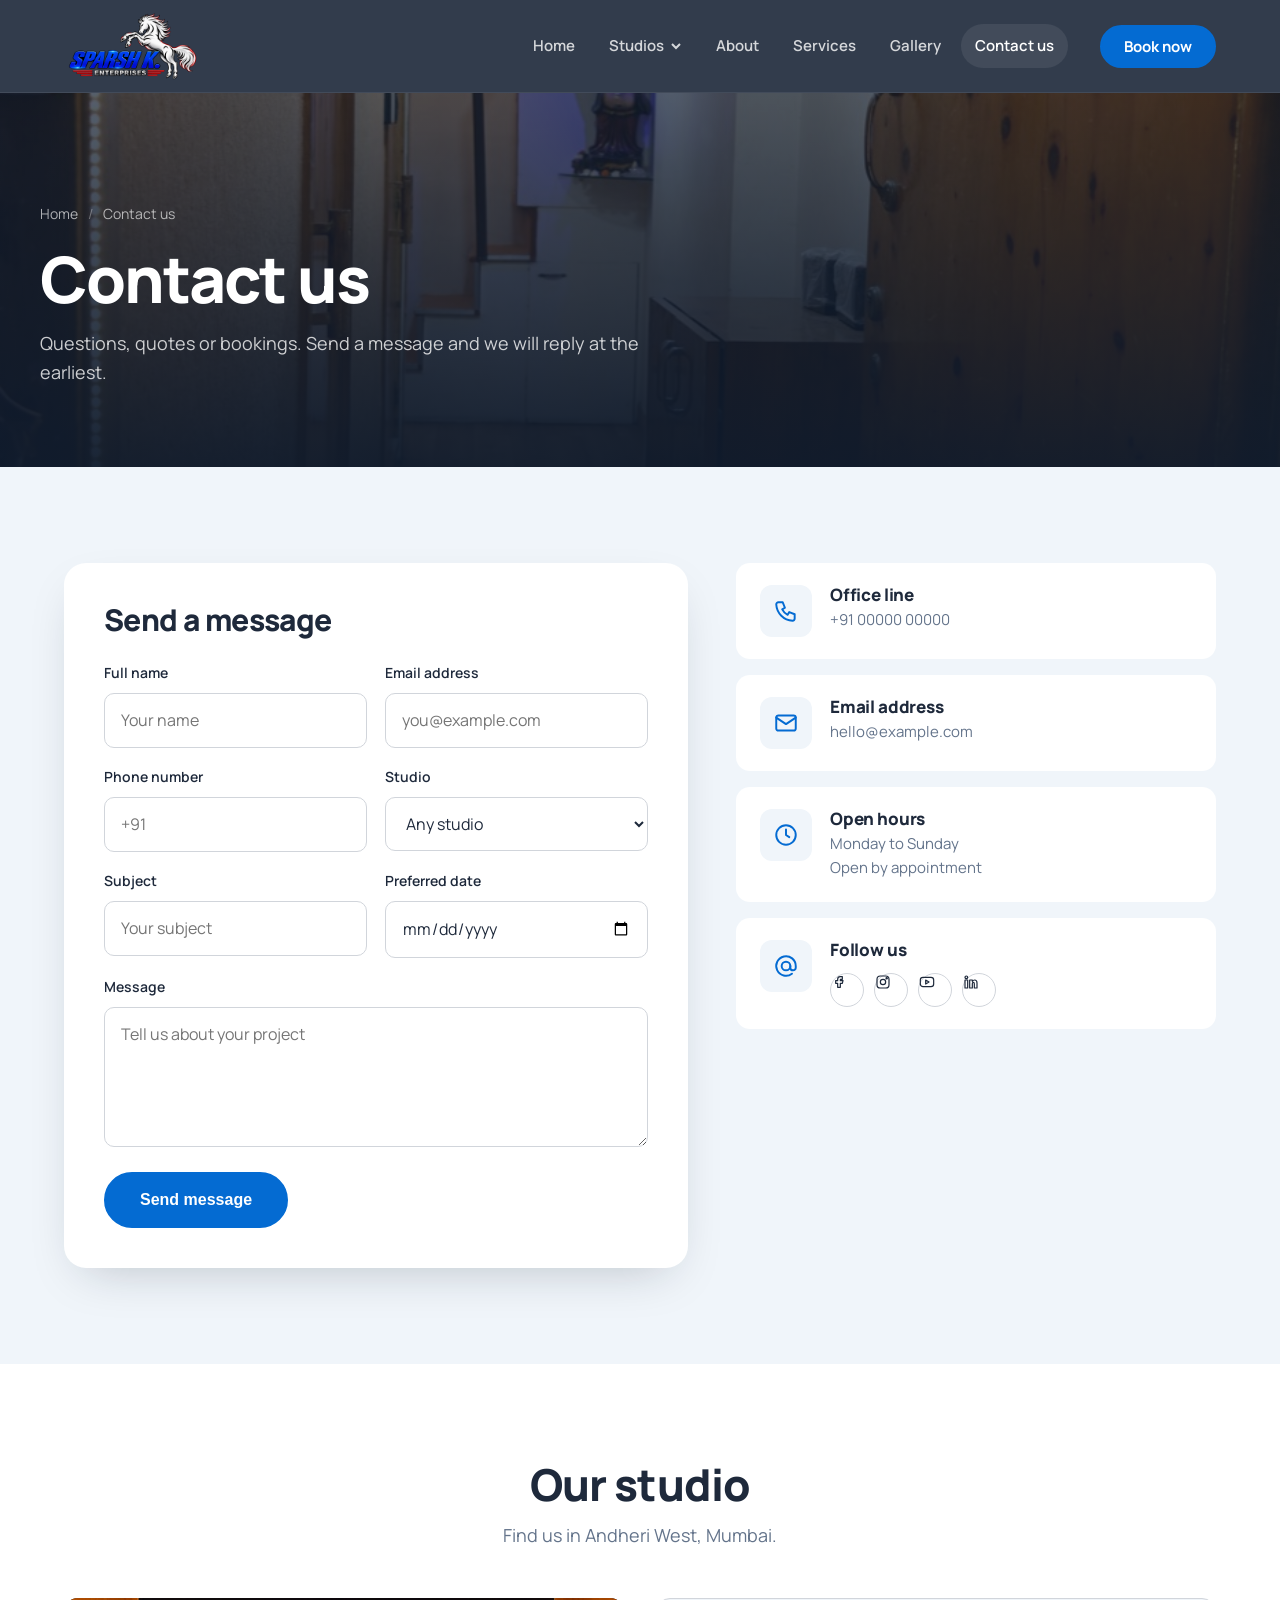
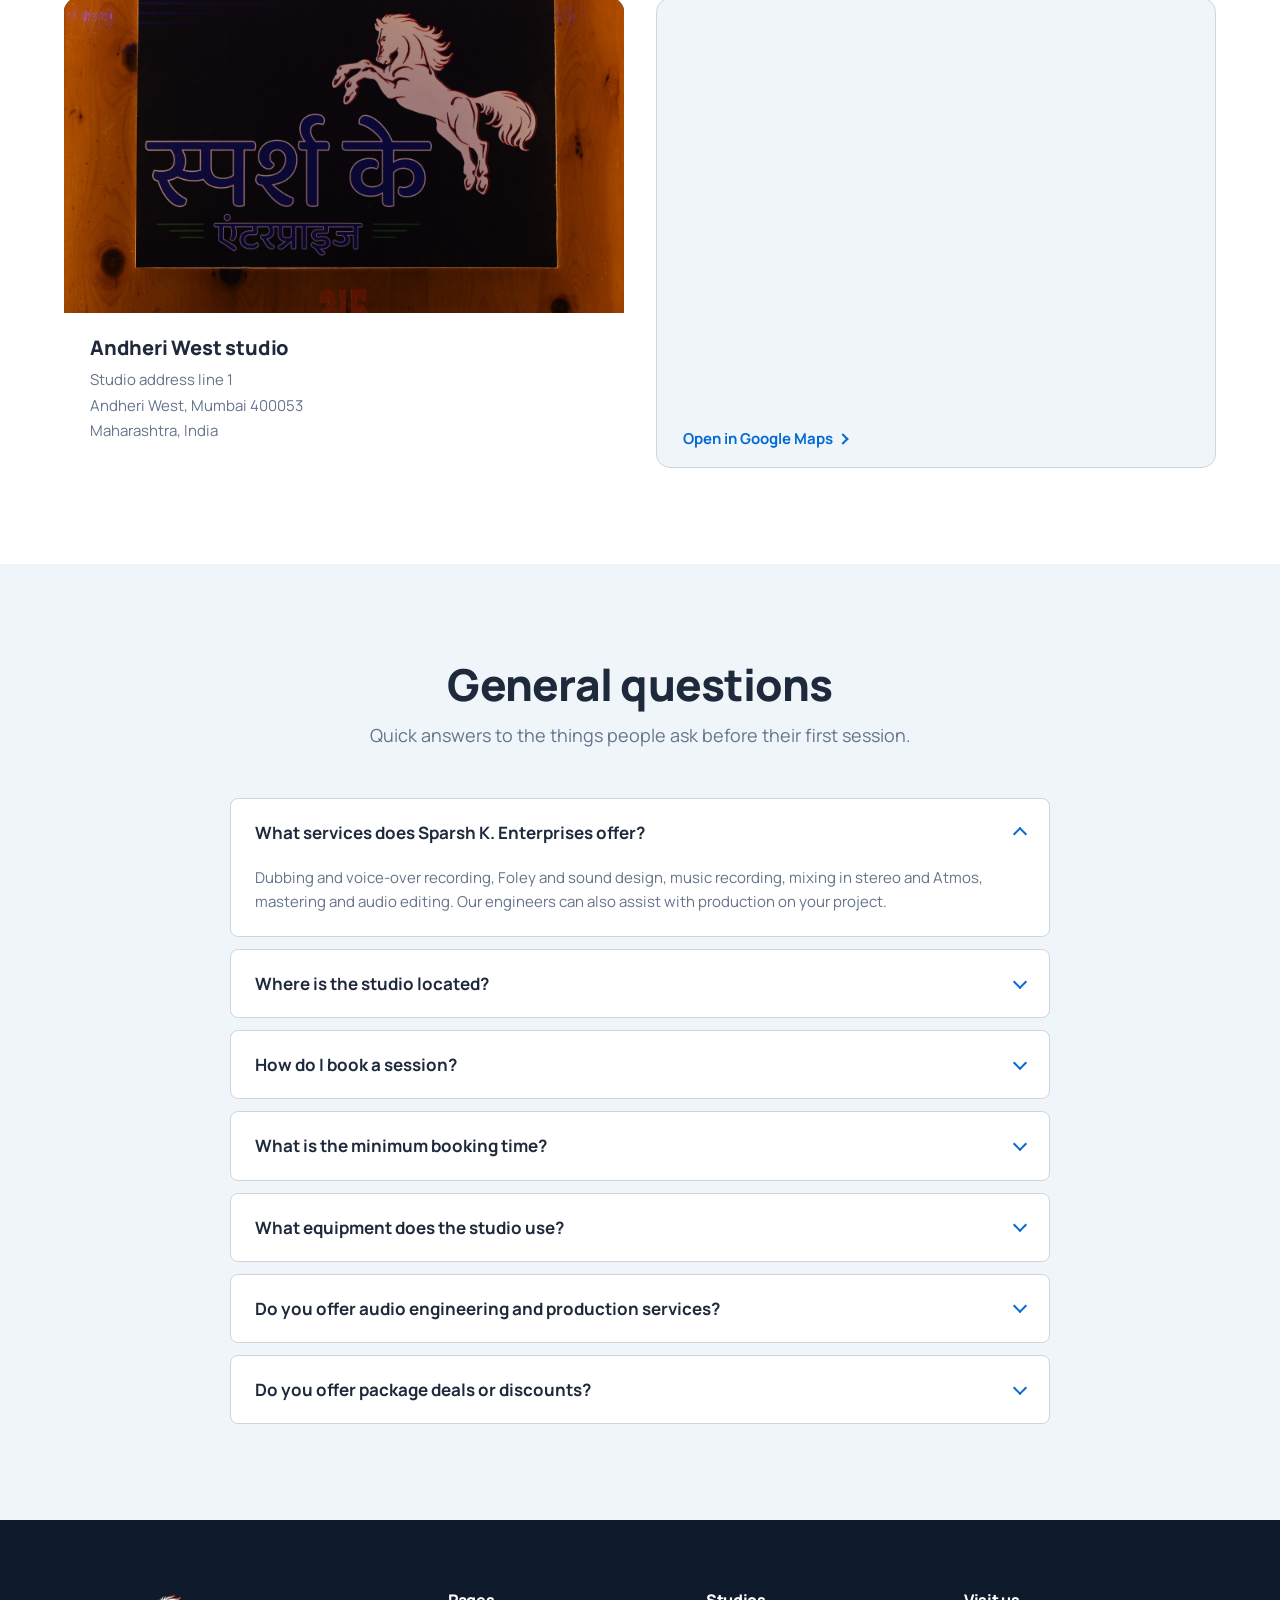
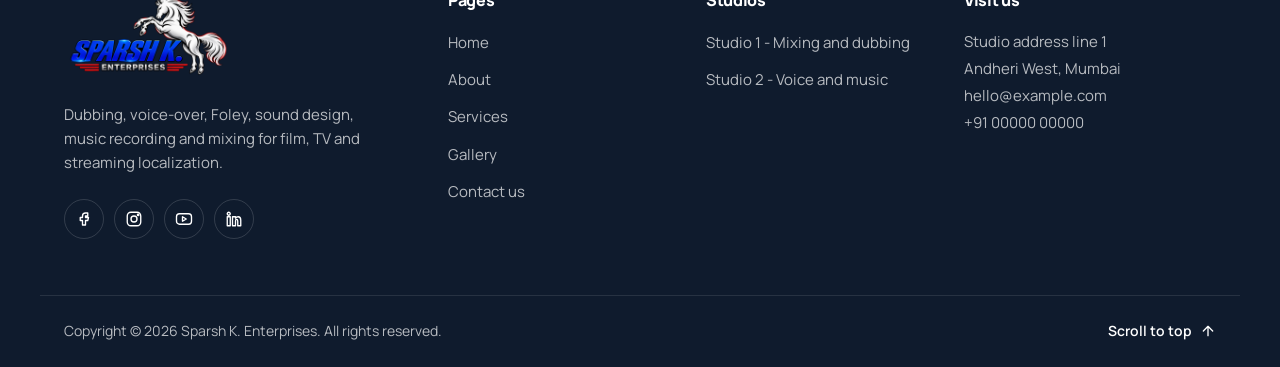
<file: contact.html>
<!DOCTYPE html>
<html lang="en">
<head>
  <meta charset="UTF-8">
  <meta name="viewport" content="width=device-width, initial-scale=1.0">
  <title>Contact us | Sparsh K. Enterprises</title>
  <meta name="description" content="Contact Sparsh K. Enterprises in Andheri West, Mumbai to book a dubbing, voice-over, recording or mixing session. Phone, email, hours, map and FAQ.">
  <link rel="preconnect" href="https://fonts.googleapis.com">
  <link rel="preconnect" href="https://fonts.gstatic.com" crossorigin>
  <link href="https://fonts.googleapis.com/css2?family=Manrope:wght@400;500;600;700;800&display=swap" rel="stylesheet">
  <link rel="icon" type="image/png" href="assets/images/logo-700.png">
  <link rel="stylesheet" href="css/style.css">
  <link rel="stylesheet" href="css/pages.css">
</head>
<body data-page="contact">

  <header class="site-header" id="top">
    <div class="container header-inner">
      <a href="index.html" class="logo" aria-label="Sparsh K. Enterprises home">
        <img src="assets/images/logo-700.png" alt="Sparsh K. Enterprises" class="logo-img" width="700" height="356">
      </a>
      <nav class="main-nav" id="mainNav" aria-label="Main navigation">
        <ul>
          <li><a href="index.html">Home</a></li>
          <li class="has-dropdown">
            <a href="studio-1.html">Studios <svg viewBox="0 0 12 12" aria-hidden="true"><path d="M2 4l4 4 4-4"/></svg></a>
            <ul class="dropdown">
              <li><a href="studio-1.html">Studio 1</a></li>
              <li><a href="studio-2.html">Studio 2</a></li>
            </ul>
          </li>
          <li><a href="about.html">About</a></li>
          <li><a href="services.html">Services</a></li>
          <li><a href="gallery.html">Gallery</a></li>
          <li><a href="contact.html" class="is-active">Contact us</a></li>
        </ul>
      </nav>
      <a href="#book" class="btn btn-primary header-cta">Book now</a>
      <button class="nav-toggle" id="navToggle" aria-expanded="false" aria-controls="mainNav" aria-label="Open menu">
        <span></span><span></span><span></span>
      </button>
    </div>
  </header>

  <main>

    <section class="page-banner">
      <div class="page-banner-bg" style="background-image:url(assets/images/entrance.jpg)"></div>
      <div class="container page-banner-inner">
        <nav class="breadcrumb" aria-label="Breadcrumb"><a href="index.html">Home</a><span>Contact us</span></nav>
        <h1>Contact us</h1>
        <p>Questions, quotes or bookings. Send a message and we will reply at the earliest.</p>
      </div>
    </section>

    <!-- Form + details -->
    <section class="contact" id="book">
      <div class="container contact-grid">
        <div class="contact-form-card">
          <h2>Send a message</h2>
          <!-- Replace FORM_ENDPOINT_NOT_SET with a Formspree or Web3Forms endpoint to make this form send email. -->
          <form class="form" data-form action="https://FORM_ENDPOINT_NOT_SET" method="POST">
            <div class="form-row">
              <div class="field">
                <label for="c-name">Full name</label>
                <input id="c-name" name="name" type="text" placeholder="Your name" autocomplete="name" required>
              </div>
              <div class="field">
                <label for="c-email">Email address</label>
                <input id="c-email" name="email" type="email" placeholder="you@example.com" autocomplete="email" required>
              </div>
            </div>
            <div class="form-row">
              <div class="field">
                <label for="c-phone">Phone number</label>
                <input id="c-phone" name="phone" type="tel" placeholder="+91" autocomplete="tel">
              </div>
              <div class="field">
                <label for="c-studio">Studio</label>
                <select id="c-studio" name="studio">
                  <option>Any studio</option>
                  <option>Studio 1 - Mixing and dubbing</option>
                  <option>Studio 2 - Voice and music</option>
                </select>
              </div>
            </div>
            <div class="form-row">
              <div class="field">
                <label for="c-subject">Subject</label>
                <input id="c-subject" name="subject" type="text" placeholder="Your subject">
              </div>
              <div class="field">
                <label for="c-date">Preferred date</label>
                <input id="c-date" name="date" type="date">
              </div>
            </div>
            <div class="field">
              <label for="c-message">Message</label>
              <textarea id="c-message" name="message" placeholder="Tell us about your project" required></textarea>
            </div>
            <div class="form-status" role="status" aria-live="polite"></div>
            <div>
              <button type="submit" class="btn btn-primary btn-lg" data-label="Send message">Send message</button>
            </div>
          </form>
        </div>

        <div class="info-list">
          <div class="info-card">
            <span class="feature-icon" aria-hidden="true"><svg viewBox="0 0 24 24"><path d="M5 4h4l2 5-2.5 1.5a11 11 0 0 0 5 5L15 13l5 2v4a2 2 0 0 1-2 2A16 16 0 0 1 3 6a2 2 0 0 1 2-2"/></svg></span>
            <div>
              <h3>Office line</h3>
              <a href="tel:+910000000000">+91 00000 00000</a>
            </div>
          </div>
          <div class="info-card">
            <span class="feature-icon" aria-hidden="true"><svg viewBox="0 0 24 24"><rect x="3" y="5" width="18" height="14" rx="2"/><path d="M3 7l9 6 9-6"/></svg></span>
            <div>
              <h3>Email address</h3>
              <a href="mailto:hello@example.com">hello@example.com</a>
            </div>
          </div>
          <div class="info-card">
            <span class="feature-icon" aria-hidden="true"><svg viewBox="0 0 24 24"><circle cx="12" cy="12" r="9"/><path d="M12 7v5l3 2"/></svg></span>
            <div>
              <h3>Open hours</h3>
              <p>Monday to Sunday<br>Open by appointment</p>
            </div>
          </div>
          <div class="info-card">
            <span class="feature-icon" aria-hidden="true"><svg viewBox="0 0 24 24"><circle cx="12" cy="12" r="4"/><path d="M16 12v1.5a2.5 2.5 0 0 0 5 0V12a9 9 0 1 0-3.5 7.1"/></svg></span>
            <div>
              <h3>Follow us</h3>
              <ul class="social on-light" aria-label="Social media">
                <li><a href="#" aria-label="Facebook"><svg viewBox="0 0 24 24"><path d="M14 8h3V4h-3c-2.8 0-4 1.8-4 4v2H7v4h3v6h4v-6h3l1-4h-4V8.5c0-.3.2-.5.5-.5z"/></svg></a></li>
                <li><a href="https://www.instagram.com/sparshdubhouseofficial" target="_blank" rel="noopener" aria-label="Instagram"><svg viewBox="0 0 24 24"><rect x="3" y="3" width="18" height="18" rx="5"/><circle cx="12" cy="12" r="4"/><circle cx="17.5" cy="6.5" r="1" fill="currentColor"/></svg></a></li>
                <li><a href="#" aria-label="YouTube"><svg viewBox="0 0 24 24"><rect x="2" y="5" width="20" height="14" rx="4"/><path d="M10 9l5 3-5 3z"/></svg></a></li>
                <li><a href="#" aria-label="LinkedIn"><svg viewBox="0 0 24 24"><rect x="3" y="9" width="4" height="12"/><circle cx="5" cy="5" r="2"/><path d="M10 9h4v2c.8-1.3 2-2 3.5-2 2.5 0 3.5 1.6 3.5 4.5V21h-4v-6.5c0-1.2-.5-2-1.6-2S14 13.3 14 14.5V21h-4z"/></svg></a></li>
              </ul>
            </div>
          </div>
        </div>
      </div>
    </section>

    <!-- Branch + map -->
    <section>
      <div class="container">
        <div class="section-head center">
          <h2>Our studio</h2>
          <p>Find us in Andheri West, Mumbai.</p>
        </div>
        <div class="branch">
          <div class="branch-card">
            <div class="branch-photo" style="background-image:url(assets/images/sign-wooden.jpg)"></div>
            <div class="body">
              <h3>Andheri West studio</h3>
              <address>
                Studio address line 1<br>
                Andheri West, Mumbai 400053<br>
                Maharashtra, India
              </address>
            </div>
          </div>
          <div class="branch-card map-card">
            <!-- Replace the q= value in both links with the exact studio address once confirmed -->
            <iframe class="map" title="Map of the studio location" src="https://maps.google.com/maps?q=Andheri%20West%2C%20Mumbai&t=m&z=14&output=embed" loading="lazy" referrerpolicy="no-referrer-when-downgrade" allowfullscreen></iframe>
            <a class="map-link link-arrow" href="https://maps.google.com/maps?q=Andheri%20West%2C%20Mumbai" target="_blank" rel="noopener">Open in Google Maps</a>
          </div>
        </div>
      </div>
    </section>

    <!-- FAQ -->
    <section style="background:var(--light)">
      <div class="container">
        <div class="section-head center">
          <h2>General questions</h2>
          <p>Quick answers to the things people ask before their first session.</p>
        </div>
        <div class="faq">
          <details open>
            <summary>What services does Sparsh K. Enterprises offer?</summary>
            <p>Dubbing and voice-over recording, Foley and sound design, music recording, mixing in stereo and Atmos, mastering and audio editing. Our engineers can also assist with production on your project.</p>
          </details>
          <details>
            <summary>Where is the studio located?</summary>
            <p>In Andheri West, Mumbai. The full address and map are above.</p>
          </details>
          <details>
            <summary>How do I book a session?</summary>
            <p>Use the form on this page, or call or email us to schedule. We will confirm the room, time and engineer.</p>
          </details>
          <details>
            <summary>What is the minimum booking time?</summary>
            <p>Two hours.</p>
          </details>
          <details>
            <summary>What equipment does the studio use?</summary>
            <p>Large-diaphragm condenser microphones, Focusrite ISA One and Audient preamps, an Avid C24 console and industry-standard software including Pro Tools. See the studio pages for details.</p>
          </details>
          <details>
            <summary>Do you offer audio engineering and production services?</summary>
            <p>Yes. Our experienced engineers can record, edit, mix and master your project, and we can provide dubbing artists and voice-over talent.</p>
          </details>
          <details>
            <summary>Do you offer package deals or discounts?</summary>
            <p>Yes, custom package options are available on request. Tell us about the project and we will put together a quote.</p>
          </details>
        </div>
      </div>
    </section>

  </main>

  <footer class="site-footer">
    <div class="container footer-grid">
      <div class="footer-brand">
        <a href="index.html" class="logo" aria-label="Sparsh K. Enterprises home">
          <img src="assets/images/logo-700.png" alt="Sparsh K. Enterprises" class="logo-img" width="700" height="356">
        </a>
        <p>Dubbing, voice-over, Foley, sound design, music recording and mixing for film, TV and streaming localization.</p>
        <ul class="social" aria-label="Social media">
          <li><a href="#" aria-label="Facebook"><svg viewBox="0 0 24 24"><path d="M14 8h3V4h-3c-2.8 0-4 1.8-4 4v2H7v4h3v6h4v-6h3l1-4h-4V8.5c0-.3.2-.5.5-.5z"/></svg></a></li>
          <li><a href="https://www.instagram.com/sparshdubhouseofficial" target="_blank" rel="noopener" aria-label="Instagram"><svg viewBox="0 0 24 24"><rect x="3" y="3" width="18" height="18" rx="5"/><circle cx="12" cy="12" r="4"/><circle cx="17.5" cy="6.5" r="1" fill="currentColor"/></svg></a></li>
          <li><a href="#" aria-label="YouTube"><svg viewBox="0 0 24 24"><rect x="2" y="5" width="20" height="14" rx="4"/><path d="M10 9l5 3-5 3z"/></svg></a></li>
          <li><a href="#" aria-label="LinkedIn"><svg viewBox="0 0 24 24"><rect x="3" y="9" width="4" height="12"/><circle cx="5" cy="5" r="2"/><path d="M10 9h4v2c.8-1.3 2-2 3.5-2 2.5 0 3.5 1.6 3.5 4.5V21h-4v-6.5c0-1.2-.5-2-1.6-2S14 13.3 14 14.5V21h-4z"/></svg></a></li>
        </ul>
      </div>
      <div class="footer-col">
        <h4>Pages</h4>
        <ul>
          <li><a href="index.html">Home</a></li>
          <li><a href="about.html">About</a></li>
          <li><a href="services.html">Services</a></li>
          <li><a href="gallery.html">Gallery</a></li>
          <li><a href="contact.html">Contact us</a></li>
        </ul>
      </div>
      <div class="footer-col">
        <h4>Studios</h4>
        <ul>
          <li><a href="studio-1.html">Studio 1 - Mixing and dubbing</a></li>
          <li><a href="studio-2.html">Studio 2 - Voice and music</a></li>
        </ul>
      </div>
      <div class="footer-col">
        <h4>Visit us</h4>
        <address>
          Studio address line 1<br>
          Andheri West, Mumbai<br>
          <a href="mailto:hello@example.com">hello@example.com</a><br>
          <a href="tel:+910000000000">+91 00000 00000</a>
        </address>
      </div>
    </div>
    <div class="container footer-bottom">
      <p>Copyright © <span id="year">2026</span> Sparsh K. Enterprises. All rights reserved.</p>
      <a href="#top" class="to-top">Scroll to top <svg viewBox="0 0 24 24"><path d="M12 19V5M5 12l7-7 7 7"/></svg></a>
    </div>
  </footer>

  <script src="js/main.js"></script>
  <script src="js/pages.js"></script>
</body>
</html>
</file>
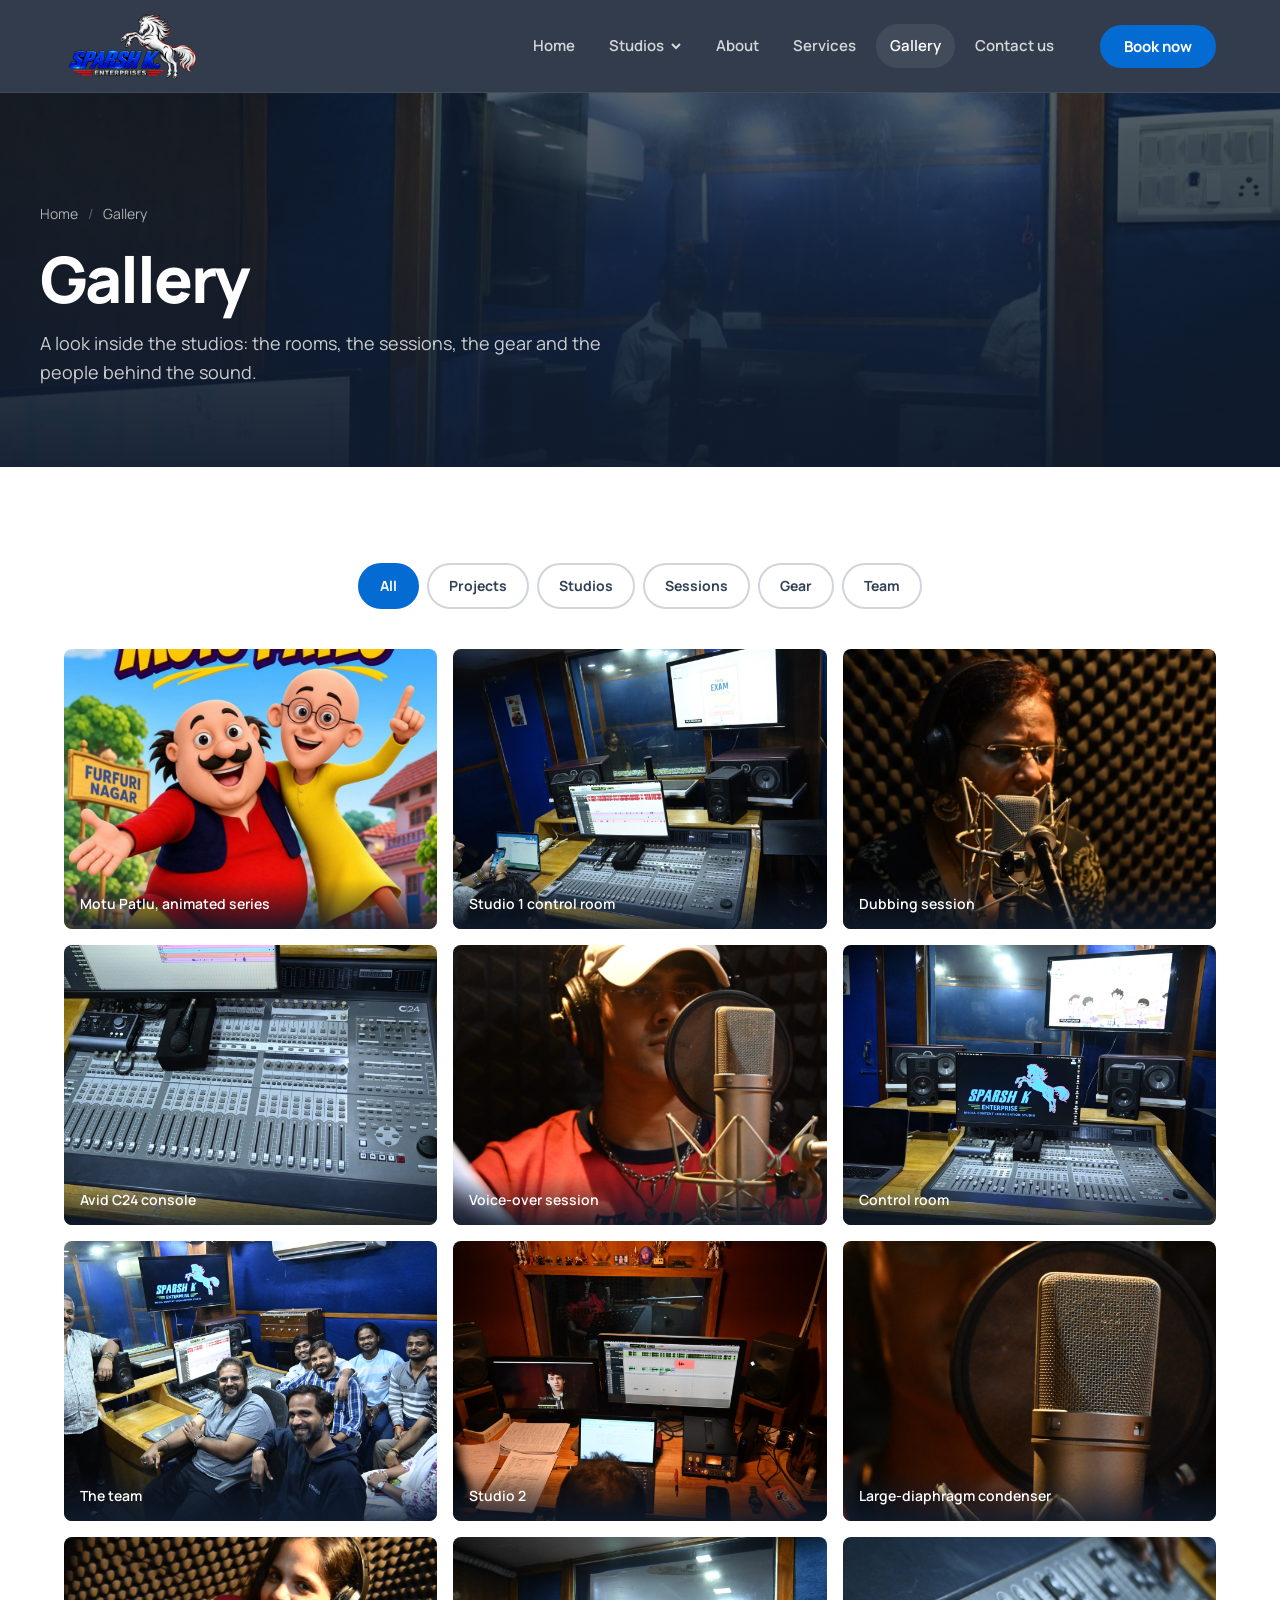
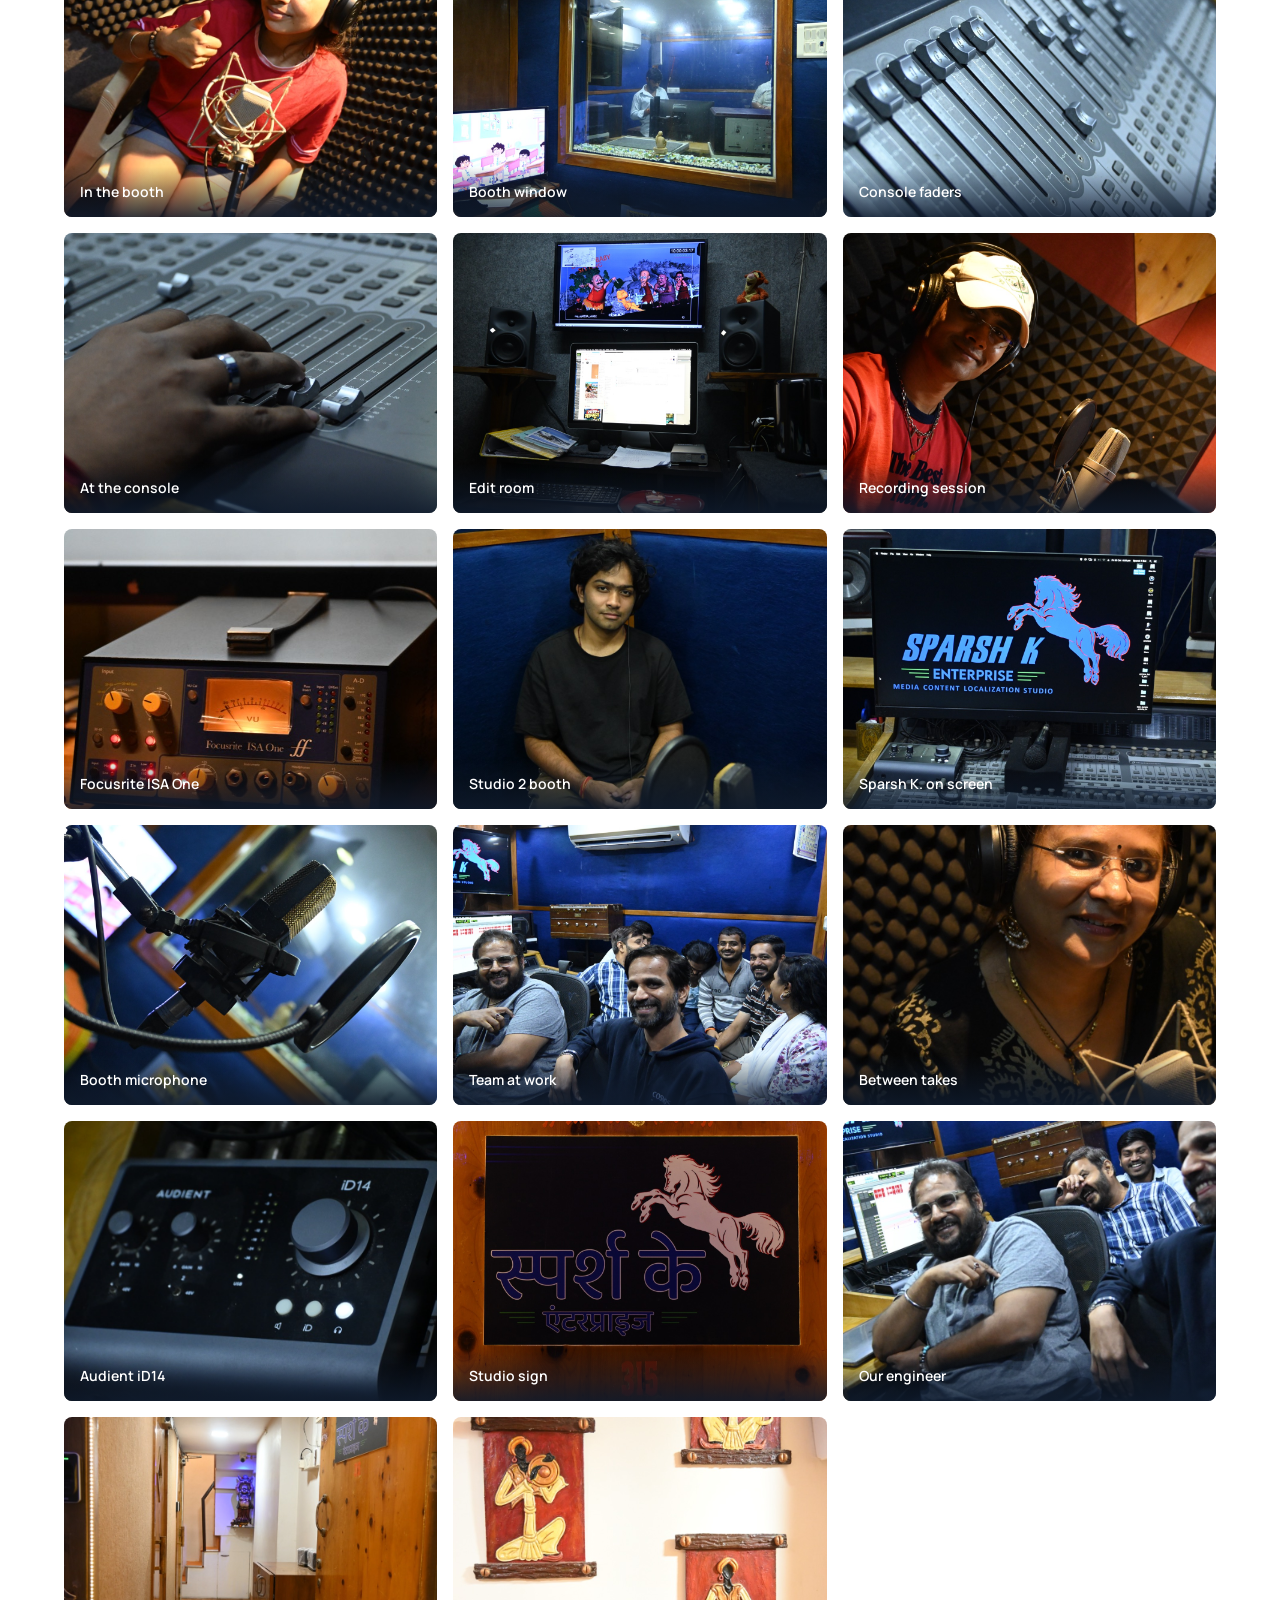
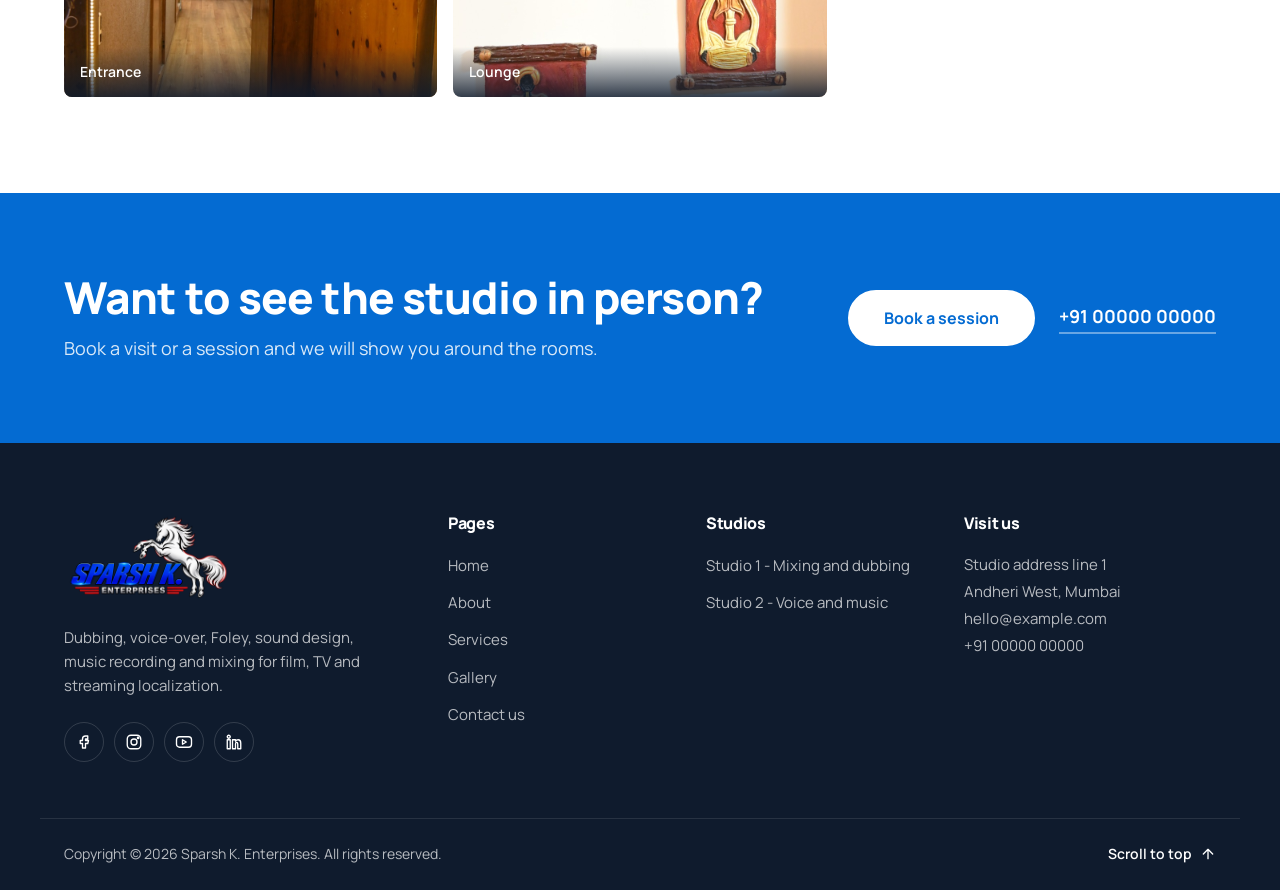
<file: gallery.html>
<!DOCTYPE html>
<html lang="en">
<head>
  <meta charset="UTF-8">
  <meta name="viewport" content="width=device-width, initial-scale=1.0">
  <title>Gallery | Sparsh K. Enterprises</title>
  <meta name="description" content="Photos of the Sparsh K. Enterprises studios in Mumbai: control rooms, voice booths, dubbing sessions, gear and the team.">
  <link rel="preconnect" href="https://fonts.googleapis.com">
  <link rel="preconnect" href="https://fonts.gstatic.com" crossorigin>
  <link href="https://fonts.googleapis.com/css2?family=Manrope:wght@400;500;600;700;800&display=swap" rel="stylesheet">
  <link rel="icon" type="image/png" href="assets/images/logo-700.png">
  <link rel="stylesheet" href="css/style.css">
  <link rel="stylesheet" href="css/pages.css">
</head>
<body data-page="gallery">

  <header class="site-header" id="top">
    <div class="container header-inner">
      <a href="index.html" class="logo" aria-label="Sparsh K. Enterprises home">
        <img src="assets/images/logo-700.png" alt="Sparsh K. Enterprises" class="logo-img" width="700" height="356">
      </a>
      <nav class="main-nav" id="mainNav" aria-label="Main navigation">
        <ul>
          <li><a href="index.html">Home</a></li>
          <li class="has-dropdown">
            <a href="studio-1.html">Studios <svg viewBox="0 0 12 12" aria-hidden="true"><path d="M2 4l4 4 4-4"/></svg></a>
            <ul class="dropdown">
              <li><a href="studio-1.html">Studio 1</a></li>
              <li><a href="studio-2.html">Studio 2</a></li>
            </ul>
          </li>
          <li><a href="about.html">About</a></li>
          <li><a href="services.html">Services</a></li>
          <li><a href="gallery.html" class="is-active">Gallery</a></li>
          <li><a href="contact.html">Contact us</a></li>
        </ul>
      </nav>
      <a href="contact.html#book" class="btn btn-primary header-cta">Book now</a>
      <button class="nav-toggle" id="navToggle" aria-expanded="false" aria-controls="mainNav" aria-label="Open menu">
        <span></span><span></span><span></span>
      </button>
    </div>
  </header>

  <main>

    <section class="page-banner">
      <div class="page-banner-bg" style="background-image:url(assets/images/booth-window-wide.jpg)"></div>
      <div class="container page-banner-inner">
        <nav class="breadcrumb" aria-label="Breadcrumb"><a href="index.html">Home</a><span>Gallery</span></nav>
        <h1>Gallery</h1>
        <p>A look inside the studios: the rooms, the sessions, the gear and the people behind the sound.</p>
      </div>
    </section>

    <section>
      <div class="container">
        <div class="gallery-filters" role="group" aria-label="Filter gallery">
          <button type="button" data-filter="all" aria-pressed="true">All</button>
          <button type="button" data-filter="projects" aria-pressed="false">Projects</button>
          <button type="button" data-filter="studios" aria-pressed="false">Studios</button>
          <button type="button" data-filter="sessions" aria-pressed="false">Sessions</button>
          <button type="button" data-filter="gear" aria-pressed="false">Gear</button>
          <button type="button" data-filter="team" aria-pressed="false">Team</button>
        </div>

        <div class="gallery-grid">
          <figure class="gallery-item" data-cat="projects"><img src="assets/images/poster-motu-patlu.jpg" alt="Motu Patlu poster" loading="lazy"><figcaption>Motu Patlu, animated series</figcaption></figure>
          <figure class="gallery-item" data-cat="studios"><img src="assets/images/studio-1-control-room.jpg" alt="Studio 1 control room with mixing console" loading="lazy"><figcaption>Studio 1 control room</figcaption></figure>
          <figure class="gallery-item" data-cat="sessions"><img src="assets/images/booth-voice-artist.jpg" alt="Voice artist recording in the booth" loading="lazy"><figcaption>Dubbing session</figcaption></figure>
          <figure class="gallery-item" data-cat="gear"><img src="assets/images/console-c24.jpg" alt="Avid C24 mixing console" loading="lazy"><figcaption>Avid C24 console</figcaption></figure>
          <figure class="gallery-item" data-cat="sessions"><img src="assets/images/booth-dubbing.jpg" alt="Voice-over artist at the microphone" loading="lazy"><figcaption>Voice-over session</figcaption></figure>
          <figure class="gallery-item" data-cat="studios"><img src="assets/images/about-console-logo.jpg" alt="Control room with the Sparsh K. logo on screen" loading="lazy"><figcaption>Control room</figcaption></figure>
          <figure class="gallery-item" data-cat="team"><img src="assets/images/team-group.jpg" alt="The Sparsh K. Enterprises team" loading="lazy"><figcaption>The team</figcaption></figure>
          <figure class="gallery-item" data-cat="studios"><img src="assets/images/studio-2-warm-room.jpg" alt="Studio 2 recording room" loading="lazy"><figcaption>Studio 2</figcaption></figure>
          <figure class="gallery-item" data-cat="gear"><img src="assets/images/gear-condenser-mic.jpg" alt="Large-diaphragm condenser microphone" loading="lazy"><figcaption>Large-diaphragm condenser</figcaption></figure>
          <figure class="gallery-item" data-cat="sessions"><img src="assets/images/booth-artist-red.jpg" alt="Artist in the voice booth" loading="lazy"><figcaption>In the booth</figcaption></figure>
          <figure class="gallery-item" data-cat="studios"><img src="assets/images/booth-window.jpg" alt="View through the booth window" loading="lazy"><figcaption>Booth window</figcaption></figure>
          <figure class="gallery-item" data-cat="gear"><img src="assets/images/console-faders.jpg" alt="Console faders" loading="lazy"><figcaption>Console faders</figcaption></figure>
          <figure class="gallery-item" data-cat="sessions"><img src="assets/images/console-hands.jpg" alt="Engineer's hands on the console" loading="lazy"><figcaption>At the console</figcaption></figure>
          <figure class="gallery-item" data-cat="studios"><img src="assets/images/edit-room.jpg" alt="Edit room with monitors" loading="lazy"><figcaption>Edit room</figcaption></figure>
          <figure class="gallery-item" data-cat="sessions"><img src="assets/images/booth-artist-cap.jpg" alt="Voice artist in the booth" loading="lazy"><figcaption>Recording session</figcaption></figure>
          <figure class="gallery-item" data-cat="gear"><img src="assets/images/gear-focusrite-isa-one.jpg" alt="Focusrite ISA One preamp" loading="lazy"><figcaption>Focusrite ISA One</figcaption></figure>
          <figure class="gallery-item" data-cat="sessions"><img src="assets/images/booth-blue-artist.jpg" alt="Artist in the Studio 2 booth" loading="lazy"><figcaption>Studio 2 booth</figcaption></figure>
          <figure class="gallery-item" data-cat="studios"><img src="assets/images/logo-on-screen.jpg" alt="Sparsh K. Enterprises logo on the studio screen" loading="lazy"><figcaption>Sparsh K. on screen</figcaption></figure>
          <figure class="gallery-item" data-cat="gear"><img src="assets/images/mic-blue-booth.jpg" alt="Microphone with pop filter" loading="lazy"><figcaption>Booth microphone</figcaption></figure>
          <figure class="gallery-item" data-cat="team"><img src="assets/images/team-candid.jpg" alt="Team members in the control room" loading="lazy"><figcaption>Team at work</figcaption></figure>
          <figure class="gallery-item" data-cat="sessions"><img src="assets/images/booth-artist-smile.jpg" alt="Artist smiling between takes" loading="lazy"><figcaption>Between takes</figcaption></figure>
          <figure class="gallery-item" data-cat="gear"><img src="assets/images/gear-audient-id14.jpg" alt="Audient iD14 audio interface" loading="lazy"><figcaption>Audient iD14</figcaption></figure>
          <figure class="gallery-item" data-cat="studios"><img src="assets/images/sign-wooden.jpg" alt="Wooden Sparsh K. studio sign" loading="lazy"><figcaption>Studio sign</figcaption></figure>
          <figure class="gallery-item" data-cat="team"><img src="assets/images/team-engineer.jpg" alt="Engineer at the desk" loading="lazy"><figcaption>Our engineer</figcaption></figure>
          <figure class="gallery-item" data-cat="studios"><img src="assets/images/entrance.jpg" alt="Studio entrance corridor" loading="lazy"><figcaption>Entrance</figcaption></figure>
          <figure class="gallery-item" data-cat="studios"><img src="assets/images/wall-art.jpg" alt="Wall art in the lounge" loading="lazy"><figcaption>Lounge</figcaption></figure>
        </div>
      </div>
    </section>

    <section class="cta" id="contact">
      <div class="container cta-inner">
        <div>
          <h2>Want to see the studio in person?</h2>
          <p>Book a visit or a session and we will show you around the rooms.</p>
        </div>
        <div class="cta-actions">
          <a href="contact.html#book" class="btn btn-light btn-lg">Book a session</a>
          <a href="tel:+910000000000" class="cta-phone">+91 00000 00000</a>
        </div>
      </div>
    </section>

  </main>

  <footer class="site-footer">
    <div class="container footer-grid">
      <div class="footer-brand">
        <a href="index.html" class="logo" aria-label="Sparsh K. Enterprises home">
          <img src="assets/images/logo-700.png" alt="Sparsh K. Enterprises" class="logo-img" width="700" height="356">
        </a>
        <p>Dubbing, voice-over, Foley, sound design, music recording and mixing for film, TV and streaming localization.</p>
        <ul class="social" aria-label="Social media">
          <li><a href="#" aria-label="Facebook"><svg viewBox="0 0 24 24"><path d="M14 8h3V4h-3c-2.8 0-4 1.8-4 4v2H7v4h3v6h4v-6h3l1-4h-4V8.5c0-.3.2-.5.5-.5z"/></svg></a></li>
          <li><a href="https://www.instagram.com/sparshdubhouseofficial" target="_blank" rel="noopener" aria-label="Instagram"><svg viewBox="0 0 24 24"><rect x="3" y="3" width="18" height="18" rx="5"/><circle cx="12" cy="12" r="4"/><circle cx="17.5" cy="6.5" r="1" fill="currentColor"/></svg></a></li>
          <li><a href="#" aria-label="YouTube"><svg viewBox="0 0 24 24"><rect x="2" y="5" width="20" height="14" rx="4"/><path d="M10 9l5 3-5 3z"/></svg></a></li>
          <li><a href="#" aria-label="LinkedIn"><svg viewBox="0 0 24 24"><rect x="3" y="9" width="4" height="12"/><circle cx="5" cy="5" r="2"/><path d="M10 9h4v2c.8-1.3 2-2 3.5-2 2.5 0 3.5 1.6 3.5 4.5V21h-4v-6.5c0-1.2-.5-2-1.6-2S14 13.3 14 14.5V21h-4z"/></svg></a></li>
        </ul>
      </div>
      <div class="footer-col">
        <h4>Pages</h4>
        <ul>
          <li><a href="index.html">Home</a></li>
          <li><a href="about.html">About</a></li>
          <li><a href="services.html">Services</a></li>
          <li><a href="gallery.html">Gallery</a></li>
          <li><a href="contact.html">Contact us</a></li>
        </ul>
      </div>
      <div class="footer-col">
        <h4>Studios</h4>
        <ul>
          <li><a href="studio-1.html">Studio 1 - Mixing and dubbing</a></li>
          <li><a href="studio-2.html">Studio 2 - Voice and music</a></li>
        </ul>
      </div>
      <div class="footer-col">
        <h4>Visit us</h4>
        <address>
          Studio address line 1<br>
          Andheri West, Mumbai<br>
          <a href="mailto:hello@example.com">hello@example.com</a><br>
          <a href="tel:+910000000000">+91 00000 00000</a>
        </address>
      </div>
    </div>
    <div class="container footer-bottom">
      <p>Copyright © <span id="year">2026</span> Sparsh K. Enterprises. All rights reserved.</p>
      <a href="#top" class="to-top">Scroll to top <svg viewBox="0 0 24 24"><path d="M12 19V5M5 12l7-7 7 7"/></svg></a>
    </div>
  </footer>

  <script src="js/main.js"></script>
  <script src="js/pages.js"></script>
</body>
</html>
</file>
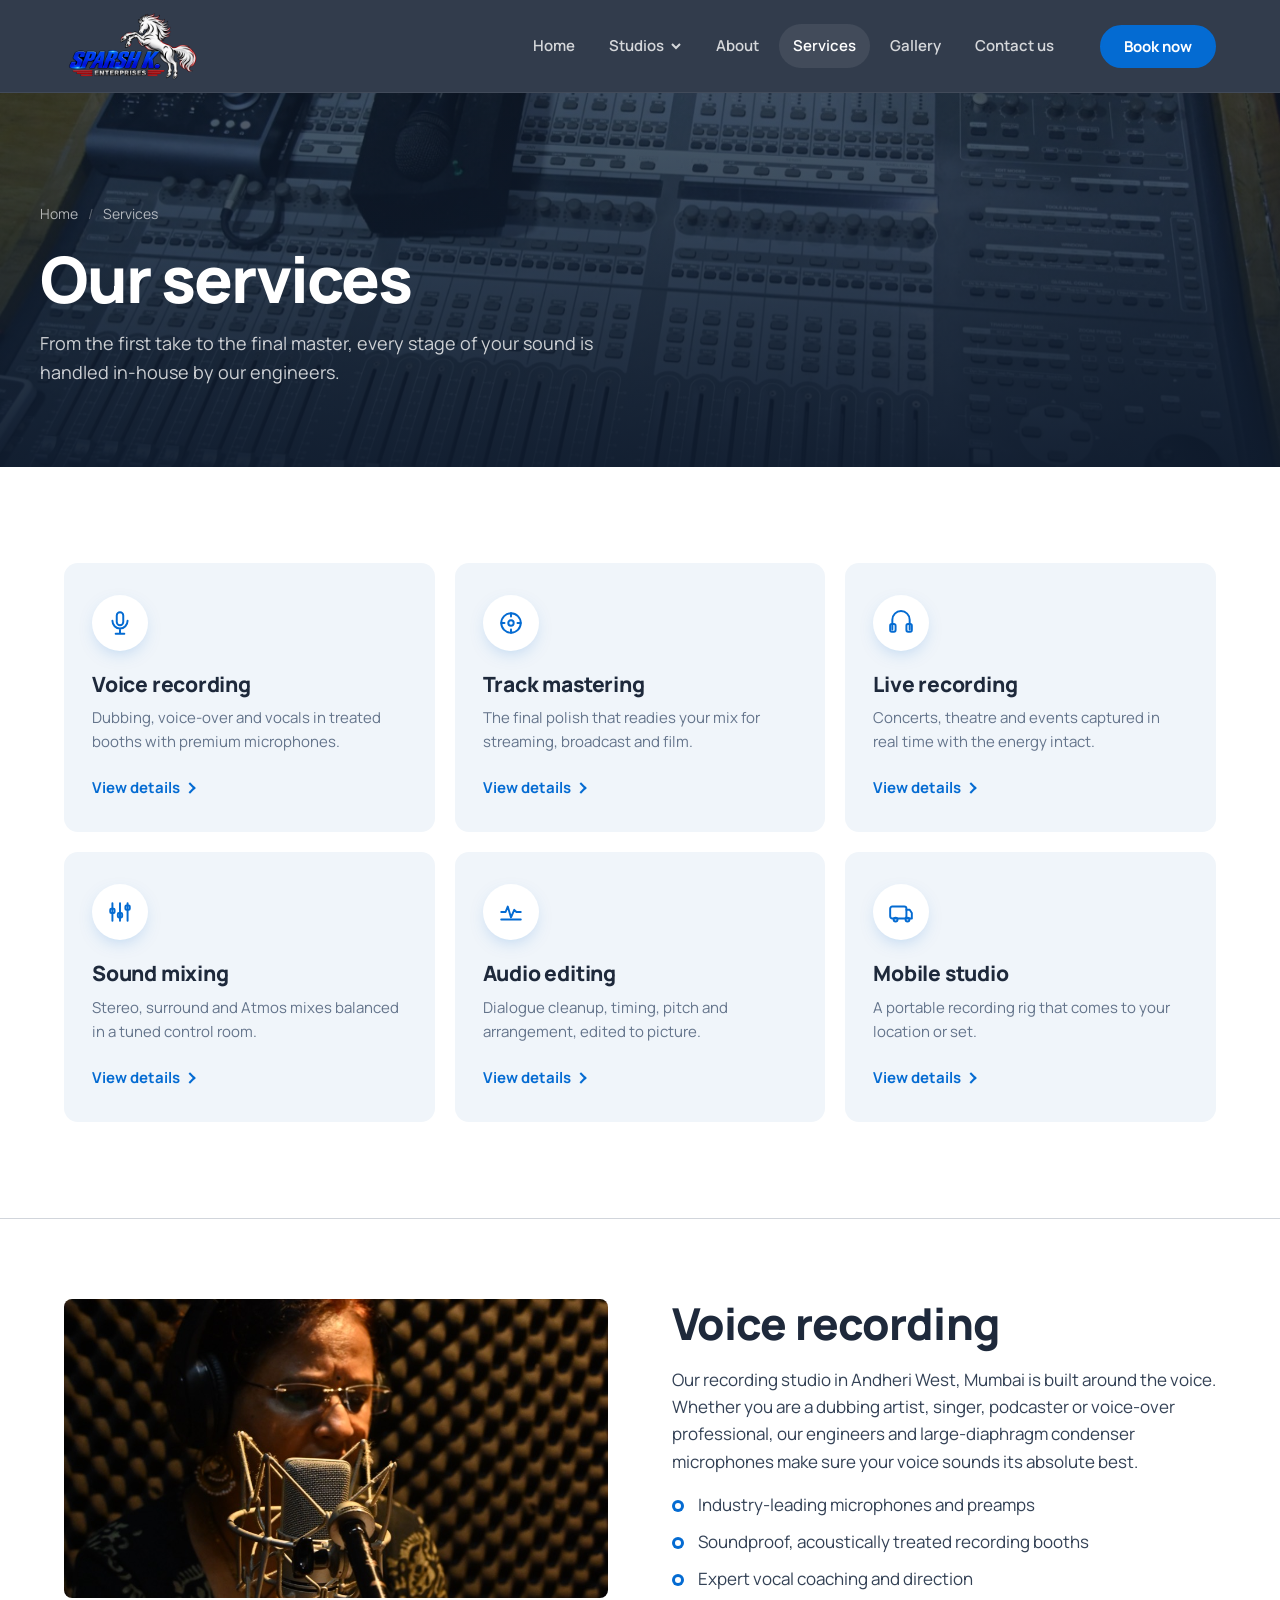
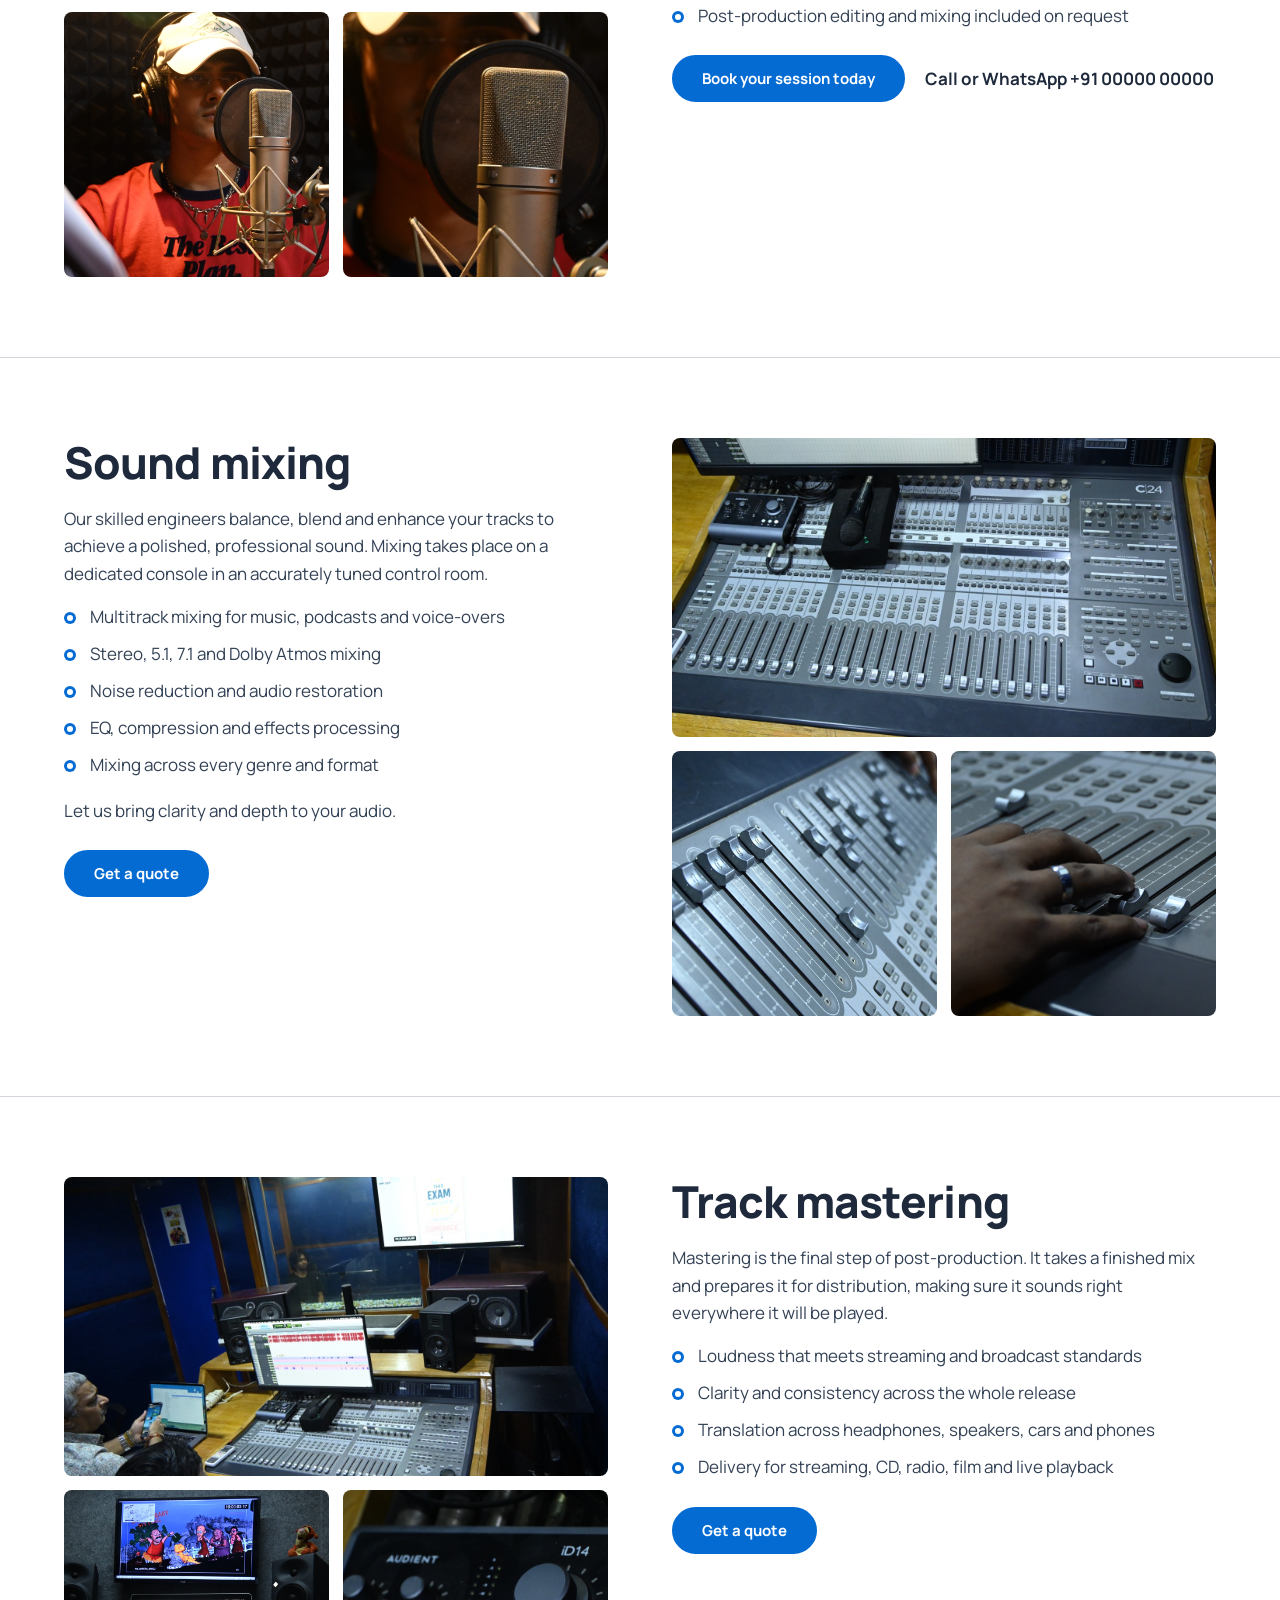
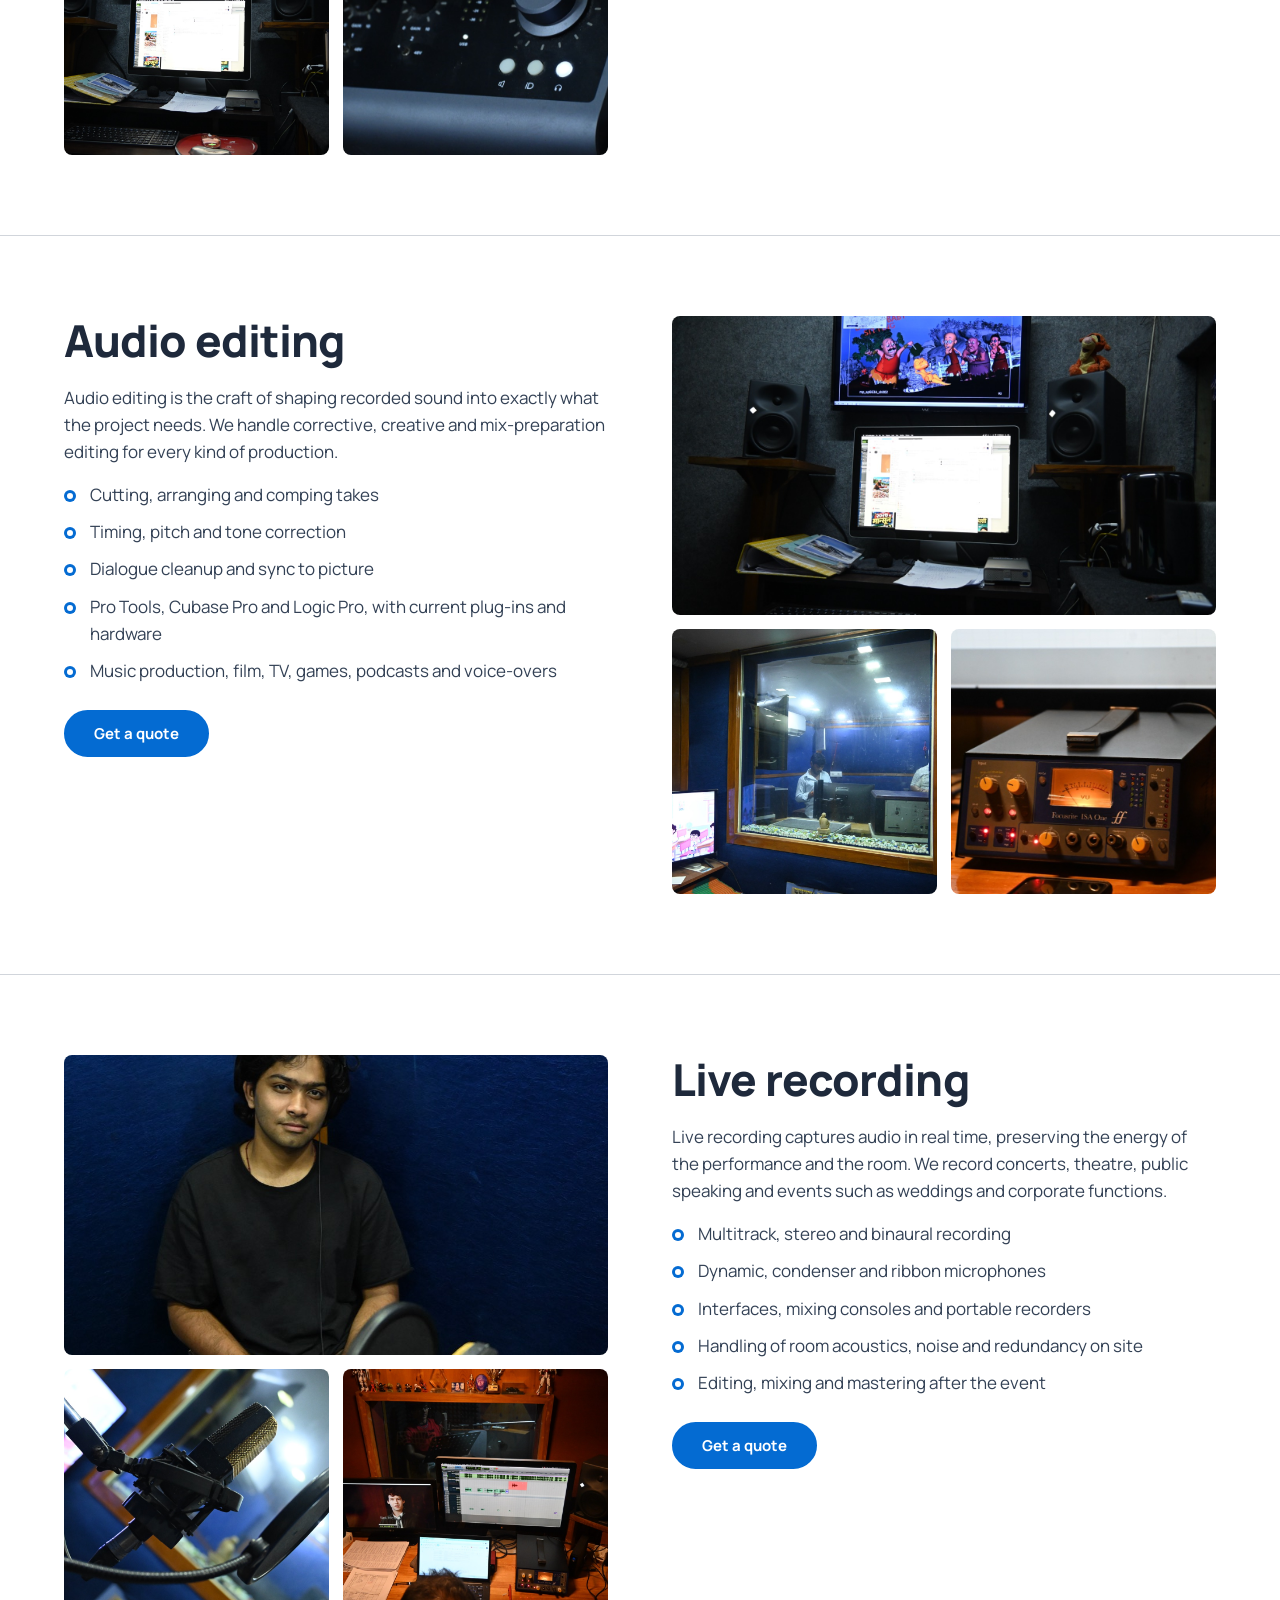
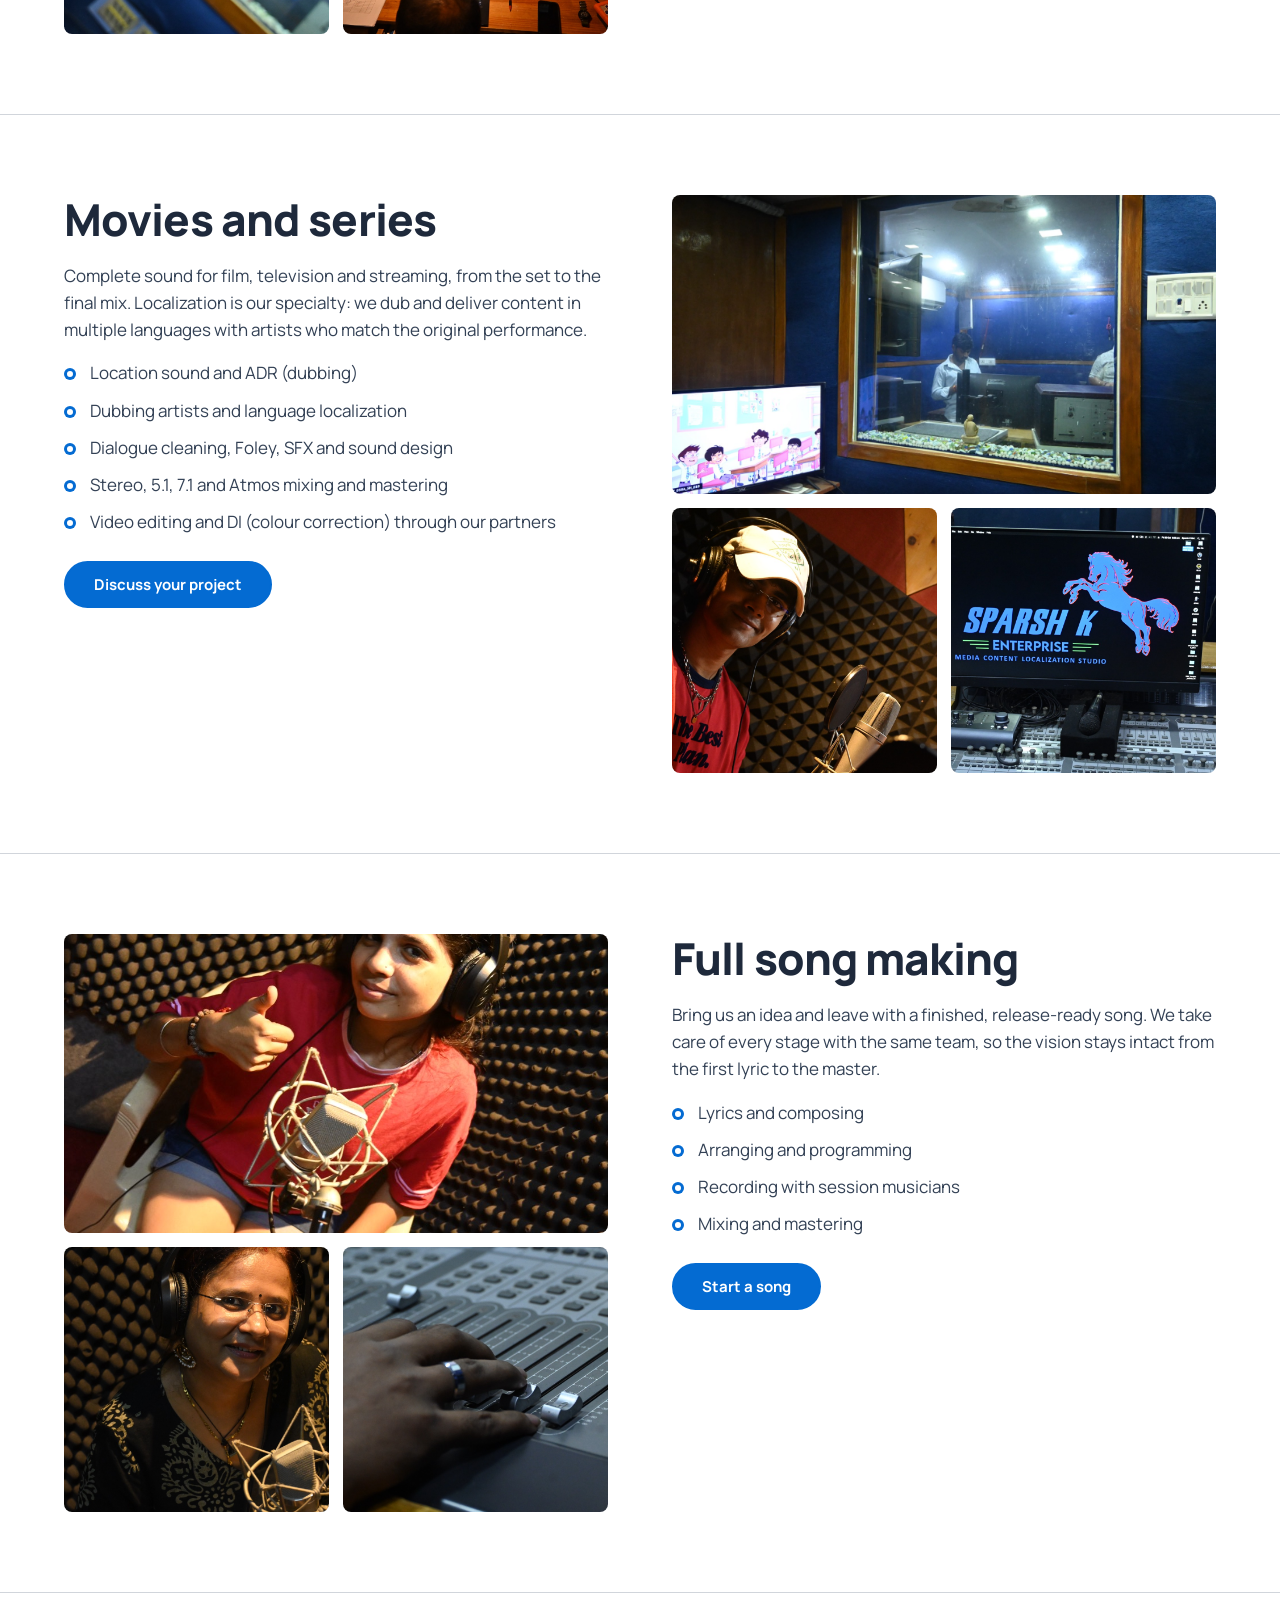
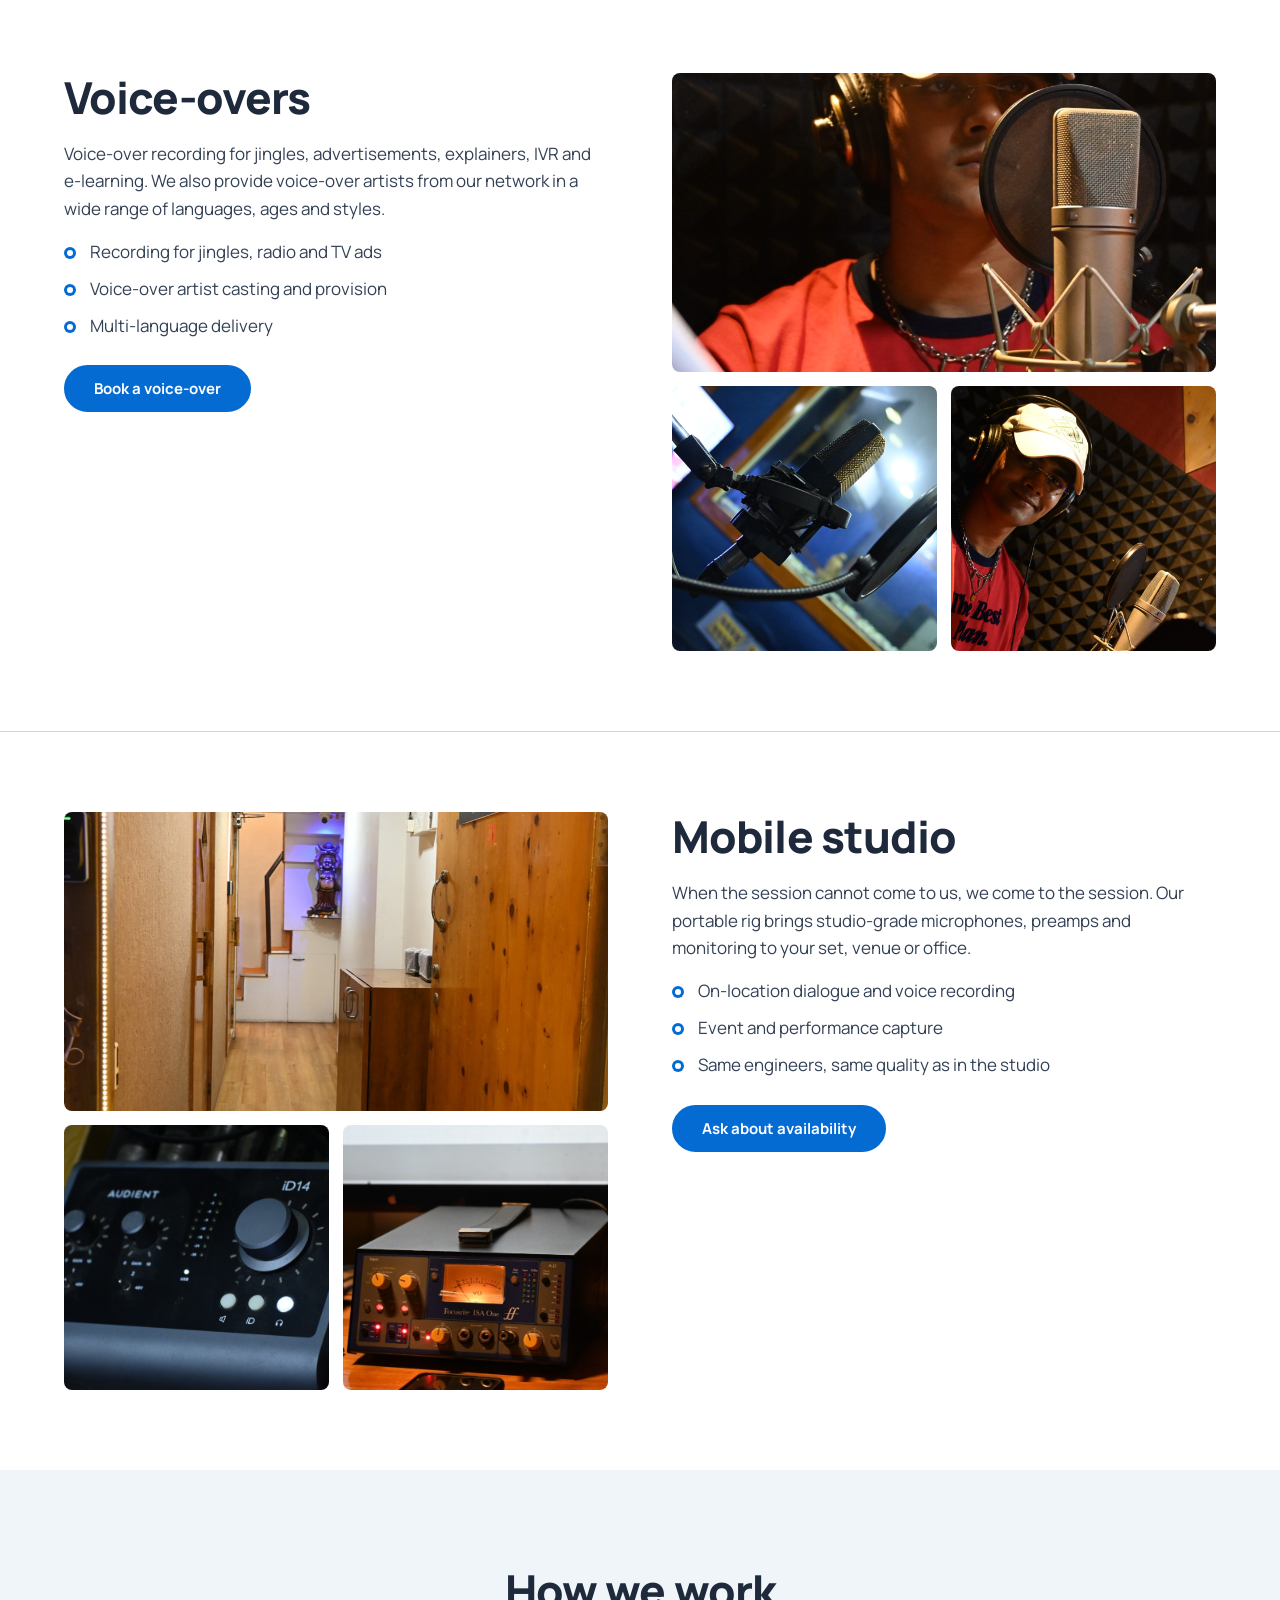
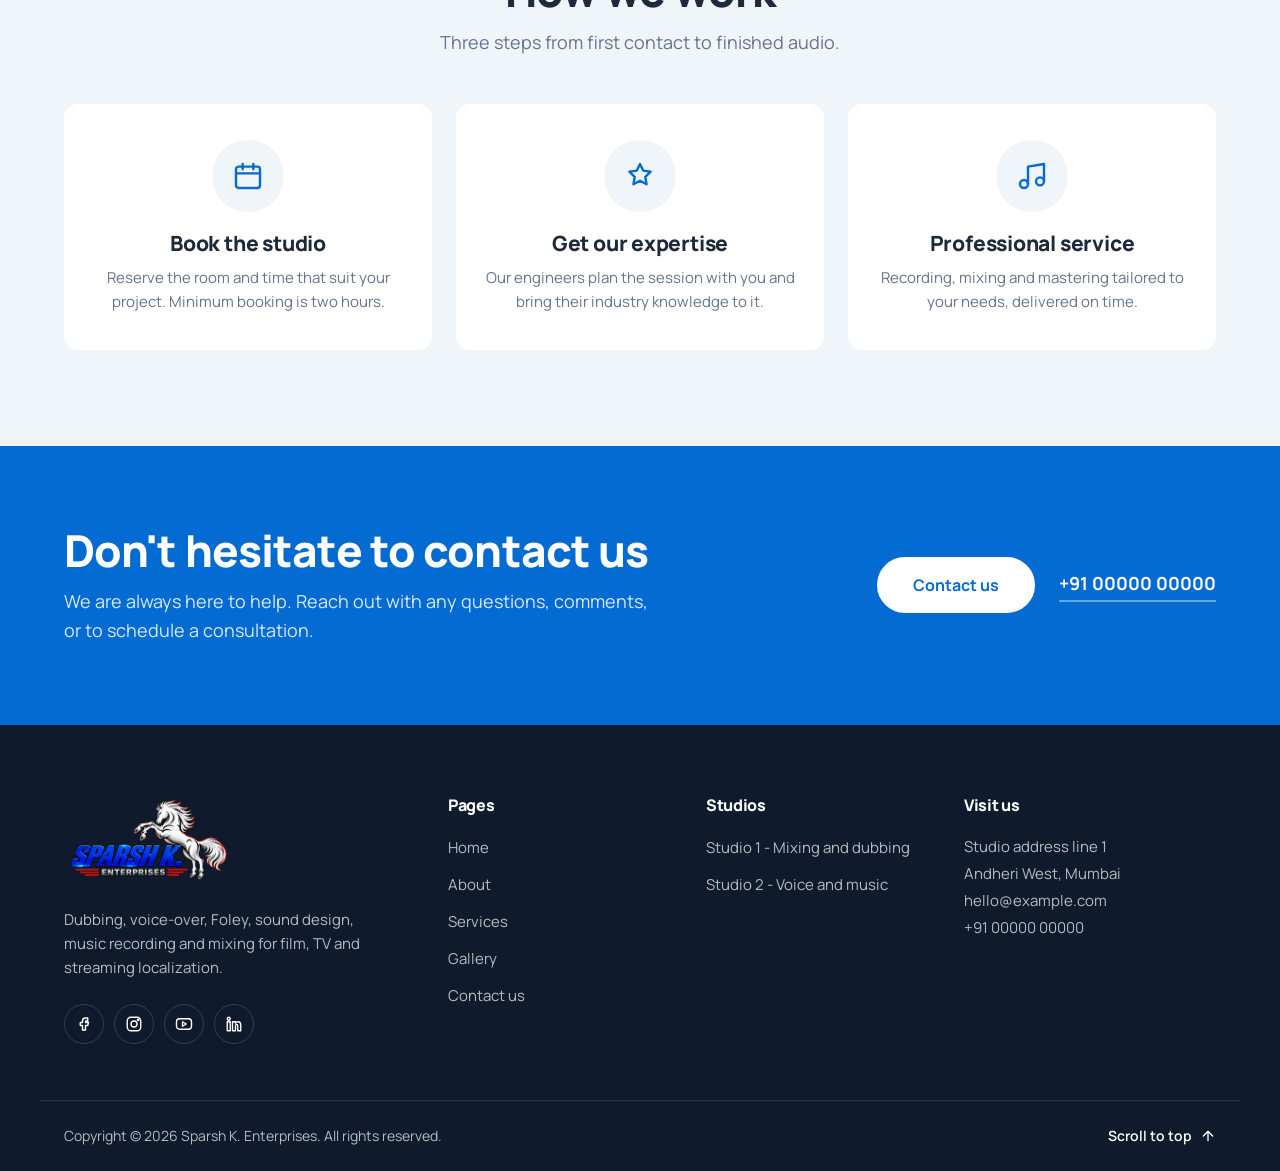
<file: services.html>
<!DOCTYPE html>
<html lang="en">
<head>
  <meta charset="UTF-8">
  <meta name="viewport" content="width=device-width, initial-scale=1.0">
  <title>Services | Sparsh K. Enterprises</title>
  <meta name="description" content="Voice recording, dubbing, sound mixing, mastering, audio editing, live recording, film sound and full song production at Sparsh K. Enterprises, Mumbai.">
  <link rel="preconnect" href="https://fonts.googleapis.com">
  <link rel="preconnect" href="https://fonts.gstatic.com" crossorigin>
  <link href="https://fonts.googleapis.com/css2?family=Manrope:wght@400;500;600;700;800&display=swap" rel="stylesheet">
  <link rel="icon" type="image/png" href="assets/images/logo-700.png">
  <link rel="stylesheet" href="css/style.css">
  <link rel="stylesheet" href="css/pages.css">
</head>
<body data-page="services">

  <header class="site-header" id="top">
    <div class="container header-inner">
      <a href="index.html" class="logo" aria-label="Sparsh K. Enterprises home">
        <img src="assets/images/logo-700.png" alt="Sparsh K. Enterprises" class="logo-img" width="700" height="356">
      </a>
      <nav class="main-nav" id="mainNav" aria-label="Main navigation">
        <ul>
          <li><a href="index.html">Home</a></li>
          <li class="has-dropdown">
            <a href="studio-1.html">Studios <svg viewBox="0 0 12 12" aria-hidden="true"><path d="M2 4l4 4 4-4"/></svg></a>
            <ul class="dropdown">
              <li><a href="studio-1.html">Studio 1</a></li>
              <li><a href="studio-2.html">Studio 2</a></li>
            </ul>
          </li>
          <li><a href="about.html">About</a></li>
          <li><a href="services.html" class="is-active">Services</a></li>
          <li><a href="gallery.html">Gallery</a></li>
          <li><a href="contact.html">Contact us</a></li>
        </ul>
      </nav>
      <a href="contact.html#book" class="btn btn-primary header-cta">Book now</a>
      <button class="nav-toggle" id="navToggle" aria-expanded="false" aria-controls="mainNav" aria-label="Open menu">
        <span></span><span></span><span></span>
      </button>
    </div>
  </header>

  <main>

    <section class="page-banner">
      <div class="page-banner-bg" style="background-image:url(assets/images/console-c24.jpg)"></div>
      <div class="container page-banner-inner">
        <nav class="breadcrumb" aria-label="Breadcrumb"><a href="index.html">Home</a><span>Services</span></nav>
        <h1>Our services</h1>
        <p>From the first take to the final master, every stage of your sound is handled in-house by our engineers.</p>
      </div>
    </section>

    <!-- Service index -->
    <section>
      <div class="container">
        <div class="service-index">
          <article class="service">
            <span class="service-icon" aria-hidden="true"><svg viewBox="0 0 24 24"><rect x="9" y="2" width="6" height="12" rx="3"/><path d="M5 10a7 7 0 0 0 14 0M12 17v5M8 22h8"/></svg></span>
            <h3>Voice recording</h3>
            <p>Dubbing, voice-over and vocals in treated booths with premium microphones.</p>
            <a href="#voice-recording" class="link-arrow">View details</a>
          </article>
          <article class="service">
            <span class="service-icon" aria-hidden="true"><svg viewBox="0 0 24 24"><circle cx="12" cy="12" r="9"/><circle cx="12" cy="12" r="2.5"/><path d="M12 3v3M12 18v3M3 12h3M18 12h3"/></svg></span>
            <h3>Track mastering</h3>
            <p>The final polish that readies your mix for streaming, broadcast and film.</p>
            <a href="#track-mastering" class="link-arrow">View details</a>
          </article>
          <article class="service">
            <span class="service-icon" aria-hidden="true"><svg viewBox="0 0 24 24"><path d="M4 18V9a8 8 0 0 1 16 0v9"/><rect x="2" y="13" width="5" height="7" rx="1.5"/><rect x="17" y="13" width="5" height="7" rx="1.5"/></svg></span>
            <h3>Live recording</h3>
            <p>Concerts, theatre and events captured in real time with the energy intact.</p>
            <a href="#live-recording" class="link-arrow">View details</a>
          </article>
          <article class="service">
            <span class="service-icon" aria-hidden="true"><svg viewBox="0 0 24 24"><path d="M5 4v16M12 4v16M19 4v16"/><rect x="3" y="9" width="4" height="4" rx="1"/><rect x="10" y="13" width="4" height="4" rx="1"/><rect x="17" y="6" width="4" height="4" rx="1"/></svg></span>
            <h3>Sound mixing</h3>
            <p>Stereo, surround and Atmos mixes balanced in a tuned control room.</p>
            <a href="#sound-mixing" class="link-arrow">View details</a>
          </article>
          <article class="service">
            <span class="service-icon" aria-hidden="true"><svg viewBox="0 0 24 24"><path d="M3 12h4l2-5 3 10 3-7 2 2h4"/><path d="M3 19h18"/></svg></span>
            <h3>Audio editing</h3>
            <p>Dialogue cleanup, timing, pitch and arrangement, edited to picture.</p>
            <a href="#audio-editing" class="link-arrow">View details</a>
          </article>
          <article class="service">
            <span class="service-icon" aria-hidden="true"><svg viewBox="0 0 24 24"><rect x="2" y="7" width="15" height="11" rx="2"/><path d="M17 10h3l2 3v5h-5"/><circle cx="7" cy="19" r="1.8"/><circle cx="18" cy="19" r="1.8"/></svg></span>
            <h3>Mobile studio</h3>
            <p>A portable recording rig that comes to your location or set.</p>
            <a href="#mobile-studio" class="link-arrow">View details</a>
          </article>
        </div>
      </div>
    </section>

    <!-- Voice recording -->
    <section class="service-detail" id="voice-recording">
      <div class="container split">
        <div class="img-grid" aria-hidden="true">
          <div style="background-image:url(assets/images/booth-voice-artist.jpg)"></div>
          <div style="background-image:url(assets/images/booth-dubbing.jpg)"></div>
          <div style="background-image:url(assets/images/gear-condenser-mic.jpg)"></div>
        </div>
        <div class="prose">
          <h2>Voice recording</h2>
          <p>Our recording studio in Andheri West, Mumbai is built around the voice. Whether you are a dubbing artist, singer, podcaster or voice-over professional, our engineers and large-diaphragm condenser microphones make sure your voice sounds its absolute best.</p>
          <ul>
            <li>Industry-leading microphones and preamps</li>
            <li>Soundproof, acoustically treated recording booths</li>
            <li>Expert vocal coaching and direction</li>
            <li>Post-production editing and mixing included on request</li>
          </ul>
          <div class="detail-cta">
            <a href="contact.html#book" class="btn btn-primary">Book your session today</a>
            <a href="tel:+910000000000" class="phone">Call or WhatsApp +91 00000 00000</a>
          </div>
        </div>
      </div>
    </section>

    <!-- Sound mixing -->
    <section class="service-detail" id="sound-mixing">
      <div class="container split reverse">
        <div class="img-grid" aria-hidden="true">
          <div style="background-image:url(assets/images/console-c24.jpg)"></div>
          <div style="background-image:url(assets/images/console-faders.jpg)"></div>
          <div style="background-image:url(assets/images/console-hands.jpg)"></div>
        </div>
        <div class="prose">
          <h2>Sound mixing</h2>
          <p>Our skilled engineers balance, blend and enhance your tracks to achieve a polished, professional sound. Mixing takes place on a dedicated console in an accurately tuned control room.</p>
          <ul>
            <li>Multitrack mixing for music, podcasts and voice-overs</li>
            <li>Stereo, 5.1, 7.1 and Dolby Atmos mixing</li>
            <li>Noise reduction and audio restoration</li>
            <li>EQ, compression and effects processing</li>
            <li>Mixing across every genre and format</li>
          </ul>
          <p>Let us bring clarity and depth to your audio.</p>
          <div class="detail-cta"><a href="contact.html#book" class="btn btn-primary">Get a quote</a></div>
        </div>
      </div>
    </section>

    <!-- Track mastering -->
    <section class="service-detail" id="track-mastering">
      <div class="container split">
        <div class="img-grid" aria-hidden="true">
          <div style="background-image:url(assets/images/studio-1-control-room.jpg)"></div>
          <div style="background-image:url(assets/images/edit-room.jpg)"></div>
          <div style="background-image:url(assets/images/gear-audient-id14.jpg)"></div>
        </div>
        <div class="prose">
          <h2>Track mastering</h2>
          <p>Mastering is the final step of post-production. It takes a finished mix and prepares it for distribution, making sure it sounds right everywhere it will be played.</p>
          <ul>
            <li>Loudness that meets streaming and broadcast standards</li>
            <li>Clarity and consistency across the whole release</li>
            <li>Translation across headphones, speakers, cars and phones</li>
            <li>Delivery for streaming, CD, radio, film and live playback</li>
          </ul>
          <div class="detail-cta"><a href="contact.html#book" class="btn btn-primary">Get a quote</a></div>
        </div>
      </div>
    </section>

    <!-- Audio editing -->
    <section class="service-detail" id="audio-editing">
      <div class="container split reverse">
        <div class="img-grid" aria-hidden="true">
          <div style="background-image:url(assets/images/edit-room.jpg)"></div>
          <div style="background-image:url(assets/images/booth-window.jpg)"></div>
          <div style="background-image:url(assets/images/gear-focusrite-isa-one.jpg)"></div>
        </div>
        <div class="prose">
          <h2>Audio editing</h2>
          <p>Audio editing is the craft of shaping recorded sound into exactly what the project needs. We handle corrective, creative and mix-preparation editing for every kind of production.</p>
          <ul>
            <li>Cutting, arranging and comping takes</li>
            <li>Timing, pitch and tone correction</li>
            <li>Dialogue cleanup and sync to picture</li>
            <li>Pro Tools, Cubase Pro and Logic Pro, with current plug-ins and hardware</li>
            <li>Music production, film, TV, games, podcasts and voice-overs</li>
          </ul>
          <div class="detail-cta"><a href="contact.html#book" class="btn btn-primary">Get a quote</a></div>
        </div>
      </div>
    </section>

    <!-- Live recording -->
    <section class="service-detail" id="live-recording">
      <div class="container split">
        <div class="img-grid" aria-hidden="true">
          <div style="background-image:url(assets/images/booth-blue-artist.jpg)"></div>
          <div style="background-image:url(assets/images/mic-blue-booth.jpg)"></div>
          <div style="background-image:url(assets/images/studio-2-warm-room.jpg)"></div>
        </div>
        <div class="prose">
          <h2>Live recording</h2>
          <p>Live recording captures audio in real time, preserving the energy of the performance and the room. We record concerts, theatre, public speaking and events such as weddings and corporate functions.</p>
          <ul>
            <li>Multitrack, stereo and binaural recording</li>
            <li>Dynamic, condenser and ribbon microphones</li>
            <li>Interfaces, mixing consoles and portable recorders</li>
            <li>Handling of room acoustics, noise and redundancy on site</li>
            <li>Editing, mixing and mastering after the event</li>
          </ul>
          <div class="detail-cta"><a href="contact.html#book" class="btn btn-primary">Get a quote</a></div>
        </div>
      </div>
    </section>

    <!-- Movies -->
    <section class="service-detail" id="movies">
      <div class="container split reverse">
        <div class="img-grid" aria-hidden="true">
          <div style="background-image:url(assets/images/booth-window-wide.jpg)"></div>
          <div style="background-image:url(assets/images/booth-artist-cap.jpg)"></div>
          <div style="background-image:url(assets/images/logo-on-screen.jpg)"></div>
        </div>
        <div class="prose">
          <h2>Movies and series</h2>
          <p>Complete sound for film, television and streaming, from the set to the final mix. Localization is our specialty: we dub and deliver content in multiple languages with artists who match the original performance.</p>
          <ul>
            <li>Location sound and ADR (dubbing)</li>
            <li>Dubbing artists and language localization</li>
            <li>Dialogue cleaning, Foley, SFX and sound design</li>
            <li>Stereo, 5.1, 7.1 and Atmos mixing and mastering</li>
            <li>Video editing and DI (colour correction) through our partners</li>
          </ul>
          <div class="detail-cta"><a href="contact.html#book" class="btn btn-primary">Discuss your project</a></div>
        </div>
      </div>
    </section>

    <!-- Full song making -->
    <section class="service-detail" id="full-song-making">
      <div class="container split">
        <div class="img-grid" aria-hidden="true">
          <div style="background-image:url(assets/images/booth-artist-red.jpg)"></div>
          <div style="background-image:url(assets/images/booth-artist-smile.jpg)"></div>
          <div style="background-image:url(assets/images/console-hands.jpg)"></div>
        </div>
        <div class="prose">
          <h2>Full song making</h2>
          <p>Bring us an idea and leave with a finished, release-ready song. We take care of every stage with the same team, so the vision stays intact from the first lyric to the master.</p>
          <ul>
            <li>Lyrics and composing</li>
            <li>Arranging and programming</li>
            <li>Recording with session musicians</li>
            <li>Mixing and mastering</li>
          </ul>
          <div class="detail-cta"><a href="contact.html#book" class="btn btn-primary">Start a song</a></div>
        </div>
      </div>
    </section>

    <!-- Voice overs -->
    <section class="service-detail" id="voice-overs">
      <div class="container split reverse">
        <div class="img-grid" aria-hidden="true">
          <div style="background-image:url(assets/images/booth-dubbing.jpg)"></div>
          <div style="background-image:url(assets/images/mic-blue-booth.jpg)"></div>
          <div style="background-image:url(assets/images/booth-artist-cap.jpg)"></div>
        </div>
        <div class="prose">
          <h2>Voice-overs</h2>
          <p>Voice-over recording for jingles, advertisements, explainers, IVR and e-learning. We also provide voice-over artists from our network in a wide range of languages, ages and styles.</p>
          <ul>
            <li>Recording for jingles, radio and TV ads</li>
            <li>Voice-over artist casting and provision</li>
            <li>Multi-language delivery</li>
          </ul>
          <div class="detail-cta"><a href="contact.html#book" class="btn btn-primary">Book a voice-over</a></div>
        </div>
      </div>
    </section>

    <!-- Mobile studio -->
    <section class="service-detail" id="mobile-studio">
      <div class="container split">
        <div class="img-grid" aria-hidden="true">
          <div style="background-image:url(assets/images/entrance.jpg)"></div>
          <div style="background-image:url(assets/images/gear-audient-id14.jpg)"></div>
          <div style="background-image:url(assets/images/gear-focusrite-isa-one.jpg)"></div>
        </div>
        <div class="prose">
          <h2>Mobile studio</h2>
          <p>When the session cannot come to us, we come to the session. Our portable rig brings studio-grade microphones, preamps and monitoring to your set, venue or office.</p>
          <ul>
            <li>On-location dialogue and voice recording</li>
            <li>Event and performance capture</li>
            <li>Same engineers, same quality as in the studio</li>
          </ul>
          <div class="detail-cta"><a href="contact.html#book" class="btn btn-primary">Ask about availability</a></div>
        </div>
      </div>
    </section>

    <!-- How we work -->
    <section class="process" style="background:var(--light)">
      <div class="container">
        <div class="section-head center">
          <h2>How we work</h2>
          <p>Three steps from first contact to finished audio.</p>
        </div>
        <div class="steps">
          <div class="step">
            <span class="step-icon" aria-hidden="true"><svg viewBox="0 0 24 24"><rect x="3" y="5" width="18" height="16" rx="2"/><path d="M3 10h18M8 3v4M16 3v4"/></svg></span>
            <h3>Book the studio</h3>
            <p>Reserve the room and time that suit your project. Minimum booking is two hours.</p>
          </div>
          <div class="step">
            <span class="step-icon" aria-hidden="true"><svg viewBox="0 0 24 24"><path d="M12 3l2.5 5 5.5.8-4 3.9.9 5.5L12 15.6 7.1 18.2l.9-5.5-4-3.9L9.5 8z"/></svg></span>
            <h3>Get our expertise</h3>
            <p>Our engineers plan the session with you and bring their industry knowledge to it.</p>
          </div>
          <div class="step">
            <span class="step-icon" aria-hidden="true"><svg viewBox="0 0 24 24"><path d="M9 18V5l12-2v13"/><circle cx="6" cy="18" r="3"/><circle cx="18" cy="16" r="3"/></svg></span>
            <h3>Professional service</h3>
            <p>Recording, mixing and mastering tailored to your needs, delivered on time.</p>
          </div>
        </div>
      </div>
    </section>

    <section class="cta" id="contact">
      <div class="container cta-inner">
        <div>
          <h2>Don't hesitate to contact us</h2>
          <p>We are always here to help. Reach out with any questions, comments, or to schedule a consultation.</p>
        </div>
        <div class="cta-actions">
          <a href="contact.html" class="btn btn-light btn-lg">Contact us</a>
          <a href="tel:+910000000000" class="cta-phone">+91 00000 00000</a>
        </div>
      </div>
    </section>

  </main>

  <footer class="site-footer">
    <div class="container footer-grid">
      <div class="footer-brand">
        <a href="index.html" class="logo" aria-label="Sparsh K. Enterprises home">
          <img src="assets/images/logo-700.png" alt="Sparsh K. Enterprises" class="logo-img" width="700" height="356">
        </a>
        <p>Dubbing, voice-over, Foley, sound design, music recording and mixing for film, TV and streaming localization.</p>
        <ul class="social" aria-label="Social media">
          <li><a href="#" aria-label="Facebook"><svg viewBox="0 0 24 24"><path d="M14 8h3V4h-3c-2.8 0-4 1.8-4 4v2H7v4h3v6h4v-6h3l1-4h-4V8.5c0-.3.2-.5.5-.5z"/></svg></a></li>
          <li><a href="https://www.instagram.com/sparshdubhouseofficial" target="_blank" rel="noopener" aria-label="Instagram"><svg viewBox="0 0 24 24"><rect x="3" y="3" width="18" height="18" rx="5"/><circle cx="12" cy="12" r="4"/><circle cx="17.5" cy="6.5" r="1" fill="currentColor"/></svg></a></li>
          <li><a href="#" aria-label="YouTube"><svg viewBox="0 0 24 24"><rect x="2" y="5" width="20" height="14" rx="4"/><path d="M10 9l5 3-5 3z"/></svg></a></li>
          <li><a href="#" aria-label="LinkedIn"><svg viewBox="0 0 24 24"><rect x="3" y="9" width="4" height="12"/><circle cx="5" cy="5" r="2"/><path d="M10 9h4v2c.8-1.3 2-2 3.5-2 2.5 0 3.5 1.6 3.5 4.5V21h-4v-6.5c0-1.2-.5-2-1.6-2S14 13.3 14 14.5V21h-4z"/></svg></a></li>
        </ul>
      </div>
      <div class="footer-col">
        <h4>Pages</h4>
        <ul>
          <li><a href="index.html">Home</a></li>
          <li><a href="about.html">About</a></li>
          <li><a href="services.html">Services</a></li>
          <li><a href="gallery.html">Gallery</a></li>
          <li><a href="contact.html">Contact us</a></li>
        </ul>
      </div>
      <div class="footer-col">
        <h4>Studios</h4>
        <ul>
          <li><a href="studio-1.html">Studio 1 - Mixing and dubbing</a></li>
          <li><a href="studio-2.html">Studio 2 - Voice and music</a></li>
        </ul>
      </div>
      <div class="footer-col">
        <h4>Visit us</h4>
        <address>
          Studio address line 1<br>
          Andheri West, Mumbai<br>
          <a href="mailto:hello@example.com">hello@example.com</a><br>
          <a href="tel:+910000000000">+91 00000 00000</a>
        </address>
      </div>
    </div>
    <div class="container footer-bottom">
      <p>Copyright © <span id="year">2026</span> Sparsh K. Enterprises. All rights reserved.</p>
      <a href="#top" class="to-top">Scroll to top <svg viewBox="0 0 24 24"><path d="M12 19V5M5 12l7-7 7 7"/></svg></a>
    </div>
  </footer>

  <script src="js/main.js"></script>
  <script src="js/pages.js"></script>
</body>
</html>
</file>
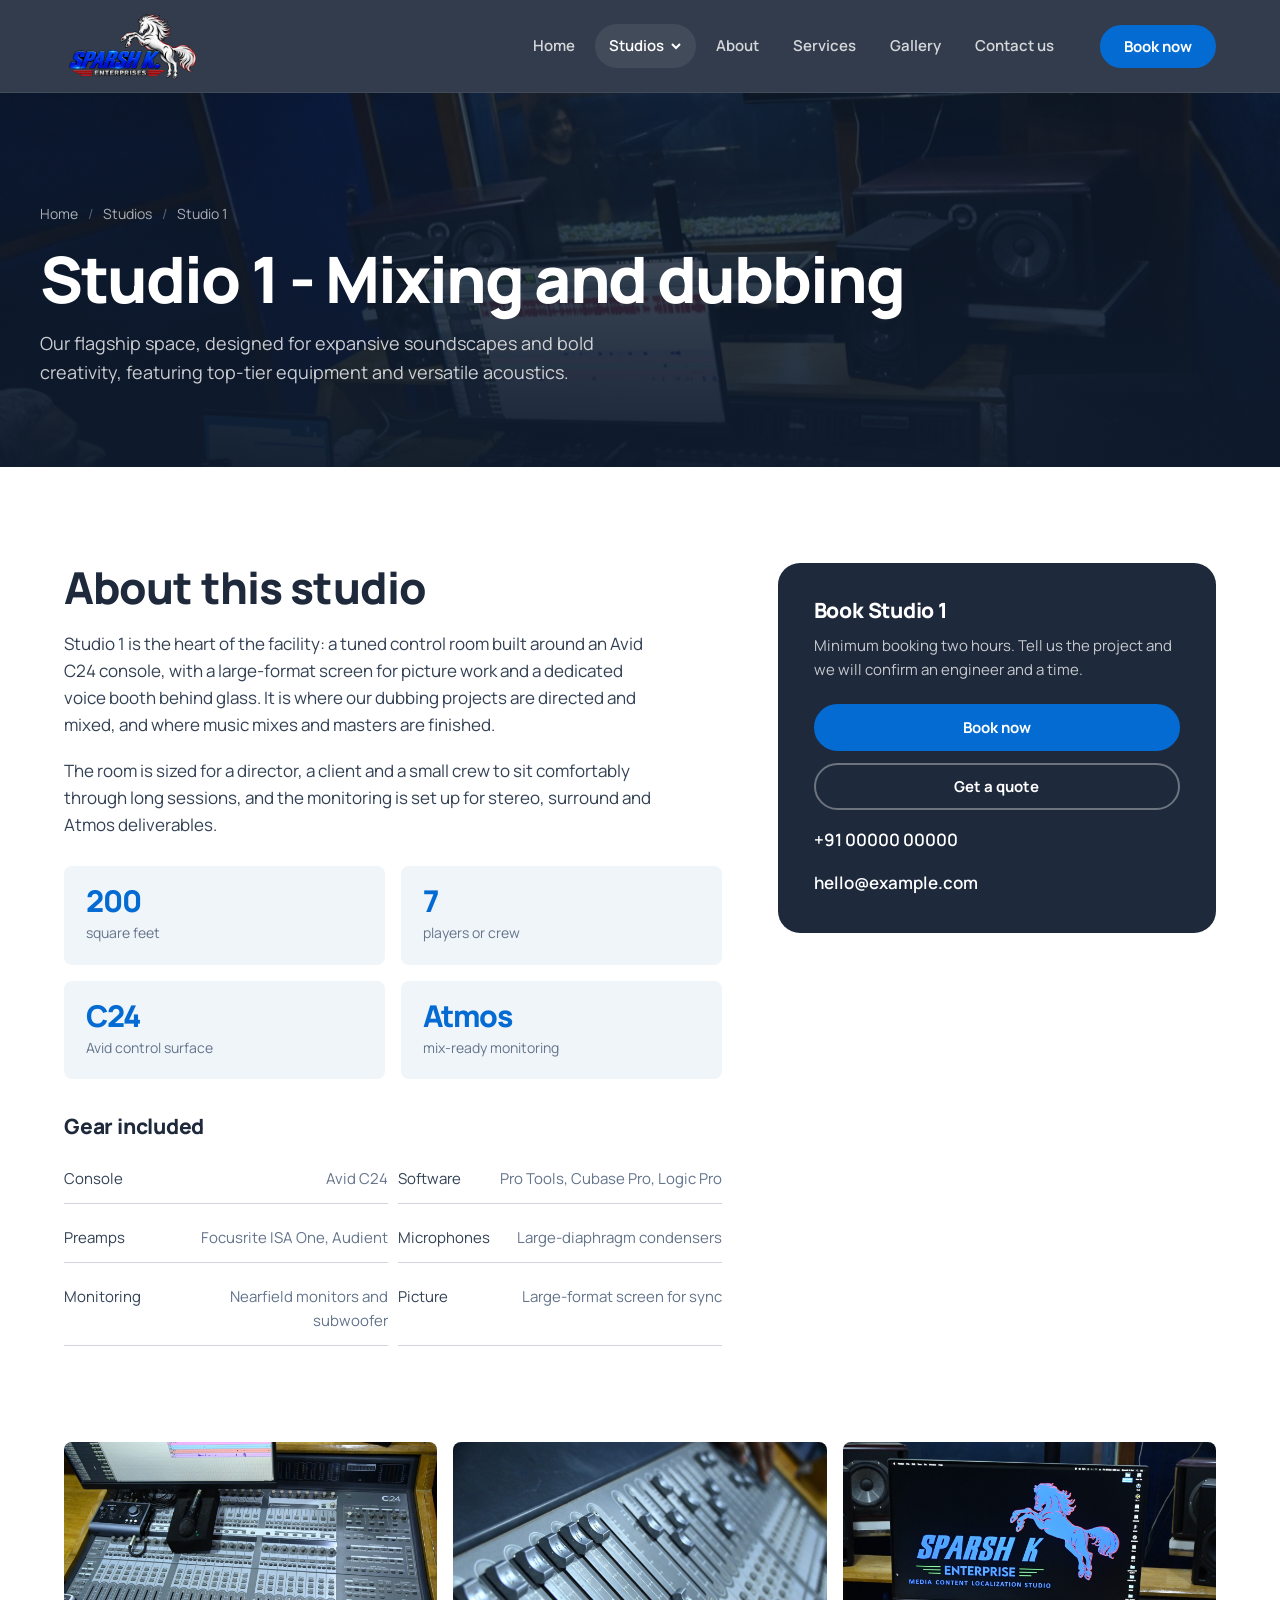
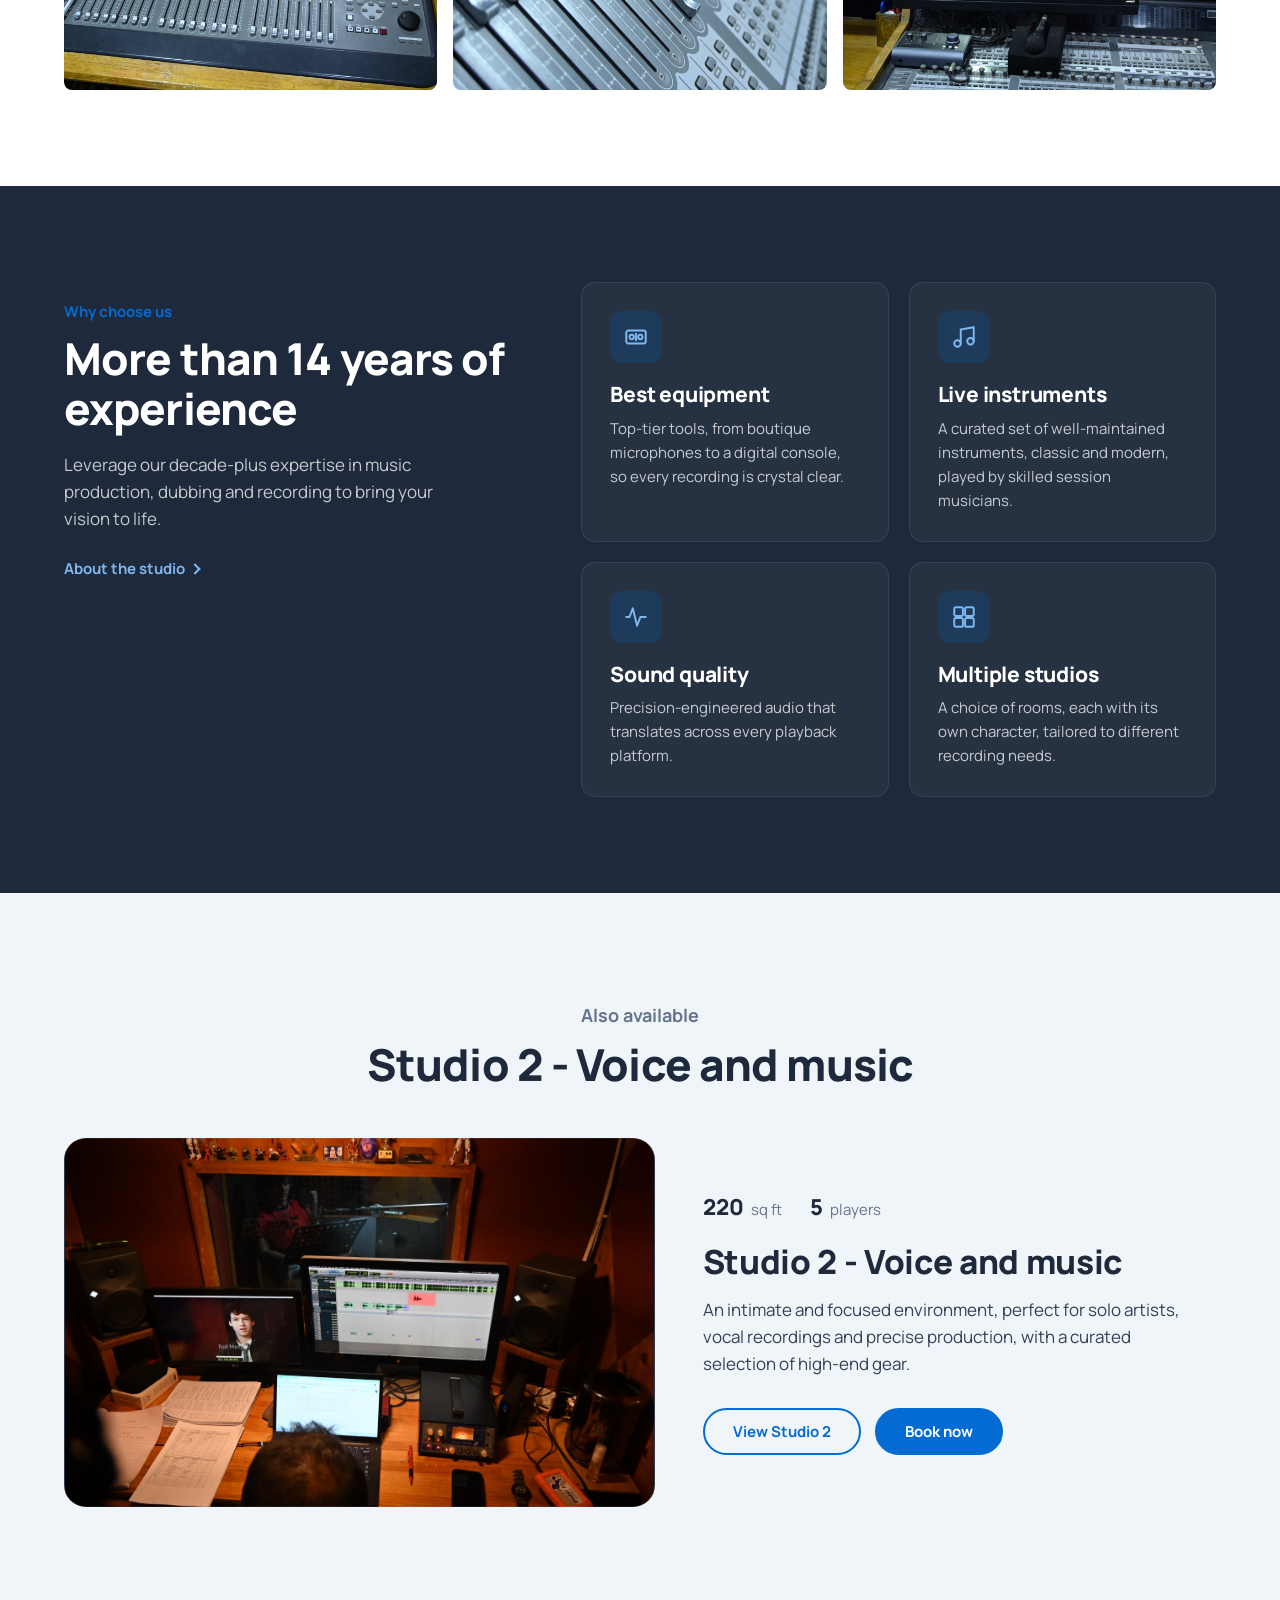
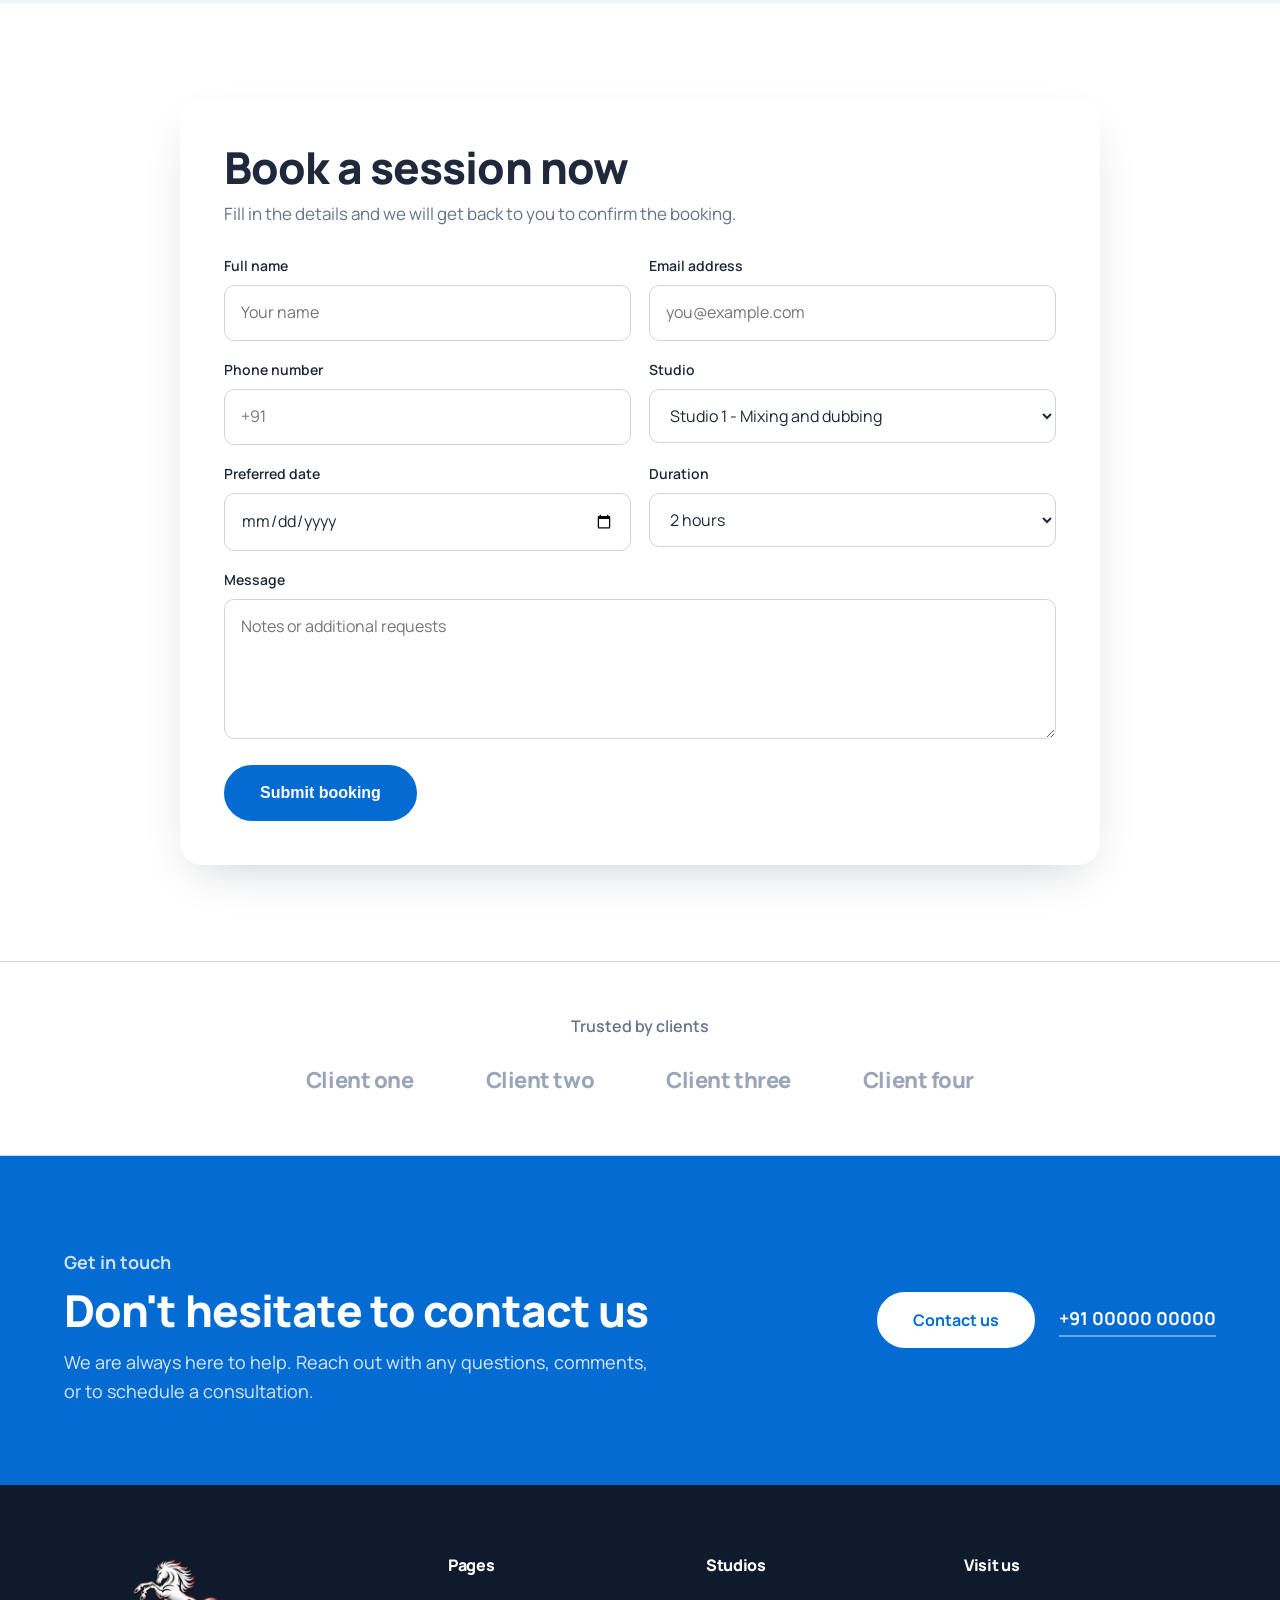
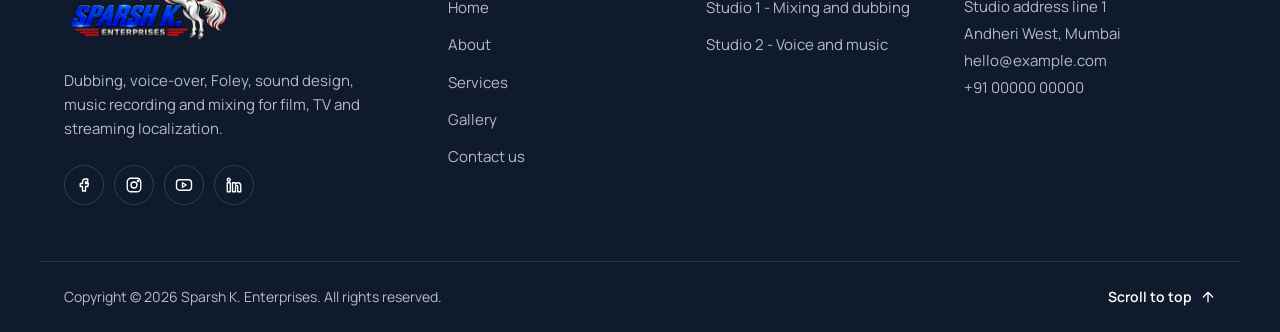
<file: studio-1.html>
<!DOCTYPE html>
<html lang="en">
<head>
  <meta charset="UTF-8">
  <meta name="viewport" content="width=device-width, initial-scale=1.0">
  <title>Studio 1 - Mixing and dubbing | Sparsh K. Enterprises</title>
  <meta name="description" content="Studio 1 at Sparsh K. Enterprises: our flagship control room with an Avid C24 console for mixing, dubbing and mastering in Andheri West, Mumbai.">
  <link rel="preconnect" href="https://fonts.googleapis.com">
  <link rel="preconnect" href="https://fonts.gstatic.com" crossorigin>
  <link href="https://fonts.googleapis.com/css2?family=Manrope:wght@400;500;600;700;800&display=swap" rel="stylesheet">
  <link rel="icon" type="image/png" href="assets/images/logo-700.png">
  <link rel="stylesheet" href="css/style.css">
  <link rel="stylesheet" href="css/pages.css">
</head>
<body data-page="studio-1">

  <header class="site-header" id="top">
    <div class="container header-inner">
      <a href="index.html" class="logo" aria-label="Sparsh K. Enterprises home">
        <img src="assets/images/logo-700.png" alt="Sparsh K. Enterprises" class="logo-img" width="700" height="356">
      </a>
      <nav class="main-nav" id="mainNav" aria-label="Main navigation">
        <ul>
          <li><a href="index.html">Home</a></li>
          <li class="has-dropdown">
            <a href="studio-1.html" class="is-active">Studios <svg viewBox="0 0 12 12" aria-hidden="true"><path d="M2 4l4 4 4-4"/></svg></a>
            <ul class="dropdown">
              <li><a href="studio-1.html">Studio 1</a></li>
              <li><a href="studio-2.html">Studio 2</a></li>
            </ul>
          </li>
          <li><a href="about.html">About</a></li>
          <li><a href="services.html">Services</a></li>
          <li><a href="gallery.html">Gallery</a></li>
          <li><a href="contact.html">Contact us</a></li>
        </ul>
      </nav>
      <a href="#book" class="btn btn-primary header-cta">Book now</a>
      <button class="nav-toggle" id="navToggle" aria-expanded="false" aria-controls="mainNav" aria-label="Open menu">
        <span></span><span></span><span></span>
      </button>
    </div>
  </header>

  <main>

    <section class="page-banner">
      <div class="page-banner-bg" style="background-image:url(assets/images/studio-1-control-room.jpg)"></div>
      <div class="container page-banner-inner">
        <nav class="breadcrumb" aria-label="Breadcrumb"><a href="index.html">Home</a><span>Studios</span><span>Studio 1</span></nav>
        <h1>Studio 1 - Mixing and dubbing</h1>
        <p>Our flagship space, designed for expansive soundscapes and bold creativity, featuring top-tier equipment and versatile acoustics.</p>
      </div>
    </section>

    <!-- Overview -->
    <section>
      <div class="container studio-overview">
        <div class="prose">
          <h2>About this studio</h2>
          <p>Studio 1 is the heart of the facility: a tuned control room built around an Avid C24 console, with a large-format screen for picture work and a dedicated voice booth behind glass. It is where our dubbing projects are directed and mixed, and where music mixes and masters are finished.</p>
          <p>The room is sized for a director, a client and a small crew to sit comfortably through long sessions, and the monitoring is set up for stereo, surround and Atmos deliverables.</p>
          <div class="spec-grid">
            <div class="spec"><strong>200</strong><span>square feet</span></div>
            <div class="spec"><strong>7</strong><span>players or crew</span></div>
            <div class="spec"><strong>C24</strong><span>Avid control surface</span></div>
            <div class="spec"><strong>Atmos</strong><span>mix-ready monitoring</span></div>
          </div>
          <h3 style="margin-top:36px">Gear included</h3>
          <ul class="gear-list">
            <li>Console <span>Avid C24</span></li>
            <li>Software <span>Pro Tools, Cubase Pro, Logic Pro</span></li>
            <li>Preamps <span>Focusrite ISA One, Audient</span></li>
            <li>Microphones <span>Large-diaphragm condensers</span></li>
            <li>Monitoring <span>Nearfield monitors and subwoofer</span></li>
            <li>Picture <span>Large-format screen for sync</span></li>
          </ul>
        </div>
        <aside class="side-card">
          <h3>Book Studio 1</h3>
          <p>Minimum booking two hours. Tell us the project and we will confirm an engineer and a time.</p>
          <a href="#book" class="btn btn-primary">Book now</a>
          <a href="contact.html" class="btn btn-ghost">Get a quote</a>
          <a href="tel:+910000000000" class="contact-line">+91 00000 00000</a>
          <a href="mailto:hello@example.com" class="contact-line">hello@example.com</a>
        </aside>
      </div>
    </section>

    <!-- Photos -->
    <section style="padding-top:0">
      <div class="container">
        <div class="studio-strip">
          <figure><img src="assets/images/console-c24.jpg" alt="Avid C24 console in Studio 1" loading="lazy"><figcaption class="sr-only" hidden>Avid C24 console</figcaption></figure>
          <figure><img src="assets/images/console-faders.jpg" alt="Console faders" loading="lazy"><figcaption hidden>Console faders</figcaption></figure>
          <figure><img src="assets/images/logo-on-screen.jpg" alt="Studio 1 screen with the Sparsh K. logo" loading="lazy"><figcaption hidden>Studio 1 screen</figcaption></figure>
        </div>
      </div>
    </section>

    <!-- Why choose us -->
    <section class="why">
      <div class="container why-grid">
        <div class="why-lead">
          <p class="section-kicker">Why choose us</p>
          <h2>More than 14 years of experience</h2>
          <p>Leverage our decade-plus expertise in music production, dubbing and recording to bring your vision to life.</p>
          <a href="about.html" class="link-arrow">About the studio</a>
        </div>
        <ul class="feature-list">
          <li class="feature">
            <span class="feature-icon" aria-hidden="true"><svg viewBox="0 0 24 24"><rect x="3" y="6" width="18" height="12" rx="2"/><circle cx="8" cy="12" r="2"/><circle cx="16" cy="12" r="2"/><path d="M12 9v6"/></svg></span>
            <h3>Best equipment</h3>
            <p>Top-tier tools, from boutique microphones to a digital console, so every recording is crystal clear.</p>
          </li>
          <li class="feature">
            <span class="feature-icon" aria-hidden="true"><svg viewBox="0 0 24 24"><path d="M9 18V5l12-2v13"/><circle cx="6" cy="18" r="3"/><circle cx="18" cy="16" r="3"/></svg></span>
            <h3>Live instruments</h3>
            <p>A curated set of well-maintained instruments, classic and modern, played by skilled session musicians.</p>
          </li>
          <li class="feature">
            <span class="feature-icon" aria-hidden="true"><svg viewBox="0 0 24 24"><path d="M3 12h3l3-8 4 16 3-8h5"/></svg></span>
            <h3>Sound quality</h3>
            <p>Precision-engineered audio that translates across every playback platform.</p>
          </li>
          <li class="feature">
            <span class="feature-icon" aria-hidden="true"><svg viewBox="0 0 24 24"><rect x="3" y="3" width="8" height="8" rx="1.5"/><rect x="13" y="3" width="8" height="8" rx="1.5"/><rect x="3" y="13" width="8" height="8" rx="1.5"/><rect x="13" y="13" width="8" height="8" rx="1.5"/></svg></span>
            <h3>Multiple studios</h3>
            <p>A choice of rooms, each with its own character, tailored to different recording needs.</p>
          </li>
        </ul>
      </div>
    </section>

    <!-- Other studio -->
    <section class="other-studio">
      <div class="container">
        <div class="section-head center">
          <p class="section-kicker">Also available</p>
          <h2>Studio 2 - Voice and music</h2>
        </div>
        <article class="studio-card" style="margin-top:0">
          <div class="studio-media" style="background-image:url(assets/images/studio-2-warm-room.jpg)"></div>
          <div class="studio-info" style="color:var(--slate)">
            <ul class="studio-specs" style="color:var(--muted)">
              <li><strong style="color:var(--navy)">220</strong> sq ft</li>
              <li><strong style="color:var(--navy)">5</strong> players</li>
            </ul>
            <h3 style="color:var(--navy)">Studio 2 - Voice and music</h3>
            <p>An intimate and focused environment, perfect for solo artists, vocal recordings and precise production, with a curated selection of high-end gear.</p>
            <div class="studio-actions">
              <a href="studio-2.html" class="btn btn-outline">View Studio 2</a>
              <a href="#book" class="btn btn-primary">Book now</a>
            </div>
          </div>
        </article>
      </div>
    </section>

    <!-- Book a session -->
    <section class="book" id="book" style="background:var(--white)">
      <div class="container">
        <div class="book-card">
          <h2>Book a session now</h2>
          <p>Fill in the details and we will get back to you to confirm the booking.</p>
          <!-- Replace FORM_ENDPOINT_NOT_SET with a Formspree or Web3Forms endpoint to make this form send email. -->
          <form class="form" data-form action="https://FORM_ENDPOINT_NOT_SET" method="POST">
            <div class="form-row">
              <div class="field"><label for="b-name">Full name</label><input id="b-name" name="name" type="text" placeholder="Your name" autocomplete="name" required></div>
              <div class="field"><label for="b-email">Email address</label><input id="b-email" name="email" type="email" placeholder="you@example.com" autocomplete="email" required></div>
            </div>
            <div class="form-row">
              <div class="field"><label for="b-phone">Phone number</label><input id="b-phone" name="phone" type="tel" placeholder="+91" autocomplete="tel"></div>
              <div class="field"><label for="b-studio">Studio</label>
                <select id="b-studio" name="studio">
                  <option selected>Studio 1 - Mixing and dubbing</option>
                  <option>Studio 2 - Voice and music</option>
                  <option>Any studio</option>
                </select>
              </div>
            </div>
            <div class="form-row">
              <div class="field"><label for="b-date">Preferred date</label><input id="b-date" name="date" type="date"></div>
              <div class="field"><label for="b-hours">Duration</label>
                <select id="b-hours" name="duration">
                  <option>2 hours</option><option>4 hours</option><option>Full day</option><option>Multiple days</option>
                </select>
              </div>
            </div>
            <div class="field"><label for="b-msg">Message</label><textarea id="b-msg" name="message" placeholder="Notes or additional requests"></textarea></div>
            <div class="form-status" role="status" aria-live="polite"></div>
            <div><button type="submit" class="btn btn-primary btn-lg" data-label="Submit booking">Submit booking</button></div>
          </form>
        </div>
      </div>
    </section>

    <!-- Trusted by -->
    <section class="clients">
      <div class="container">
        <h2 class="clients-title">Trusted by clients</h2>
        <ul class="client-logos" aria-label="Client logos">
          <li><span class="client-logo">Client one</span></li>
          <li><span class="client-logo">Client two</span></li>
          <li><span class="client-logo">Client three</span></li>
          <li><span class="client-logo">Client four</span></li>
        </ul>
      </div>
    </section>

    <section class="cta" id="contact">
      <div class="container cta-inner">
        <div>
          <p class="section-kicker" style="color:rgba(255,255,255,.8)">Get in touch</p>
          <h2>Don't hesitate to contact us</h2>
          <p>We are always here to help. Reach out with any questions, comments, or to schedule a consultation.</p>
        </div>
        <div class="cta-actions">
          <a href="contact.html" class="btn btn-light btn-lg">Contact us</a>
          <a href="tel:+910000000000" class="cta-phone">+91 00000 00000</a>
        </div>
      </div>
    </section>

  </main>

  <footer class="site-footer">
    <div class="container footer-grid">
      <div class="footer-brand">
        <a href="index.html" class="logo" aria-label="Sparsh K. Enterprises home">
          <img src="assets/images/logo-700.png" alt="Sparsh K. Enterprises" class="logo-img" width="700" height="356">
        </a>
        <p>Dubbing, voice-over, Foley, sound design, music recording and mixing for film, TV and streaming localization.</p>
        <ul class="social" aria-label="Social media">
          <li><a href="#" aria-label="Facebook"><svg viewBox="0 0 24 24"><path d="M14 8h3V4h-3c-2.8 0-4 1.8-4 4v2H7v4h3v6h4v-6h3l1-4h-4V8.5c0-.3.2-.5.5-.5z"/></svg></a></li>
          <li><a href="https://www.instagram.com/sparshdubhouseofficial" target="_blank" rel="noopener" aria-label="Instagram"><svg viewBox="0 0 24 24"><rect x="3" y="3" width="18" height="18" rx="5"/><circle cx="12" cy="12" r="4"/><circle cx="17.5" cy="6.5" r="1" fill="currentColor"/></svg></a></li>
          <li><a href="#" aria-label="YouTube"><svg viewBox="0 0 24 24"><rect x="2" y="5" width="20" height="14" rx="4"/><path d="M10 9l5 3-5 3z"/></svg></a></li>
          <li><a href="#" aria-label="LinkedIn"><svg viewBox="0 0 24 24"><rect x="3" y="9" width="4" height="12"/><circle cx="5" cy="5" r="2"/><path d="M10 9h4v2c.8-1.3 2-2 3.5-2 2.5 0 3.5 1.6 3.5 4.5V21h-4v-6.5c0-1.2-.5-2-1.6-2S14 13.3 14 14.5V21h-4z"/></svg></a></li>
        </ul>
      </div>
      <div class="footer-col">
        <h4>Pages</h4>
        <ul>
          <li><a href="index.html">Home</a></li>
          <li><a href="about.html">About</a></li>
          <li><a href="services.html">Services</a></li>
          <li><a href="gallery.html">Gallery</a></li>
          <li><a href="contact.html">Contact us</a></li>
        </ul>
      </div>
      <div class="footer-col">
        <h4>Studios</h4>
        <ul>
          <li><a href="studio-1.html">Studio 1 - Mixing and dubbing</a></li>
          <li><a href="studio-2.html">Studio 2 - Voice and music</a></li>
        </ul>
      </div>
      <div class="footer-col">
        <h4>Visit us</h4>
        <address>
          Studio address line 1<br>
          Andheri West, Mumbai<br>
          <a href="mailto:hello@example.com">hello@example.com</a><br>
          <a href="tel:+910000000000">+91 00000 00000</a>
        </address>
      </div>
    </div>
    <div class="container footer-bottom">
      <p>Copyright © <span id="year">2026</span> Sparsh K. Enterprises. All rights reserved.</p>
      <a href="#top" class="to-top">Scroll to top <svg viewBox="0 0 24 24"><path d="M12 19V5M5 12l7-7 7 7"/></svg></a>
    </div>
  </footer>

  <script src="js/main.js"></script>
  <script src="js/pages.js"></script>
</body>
</html>
</file>
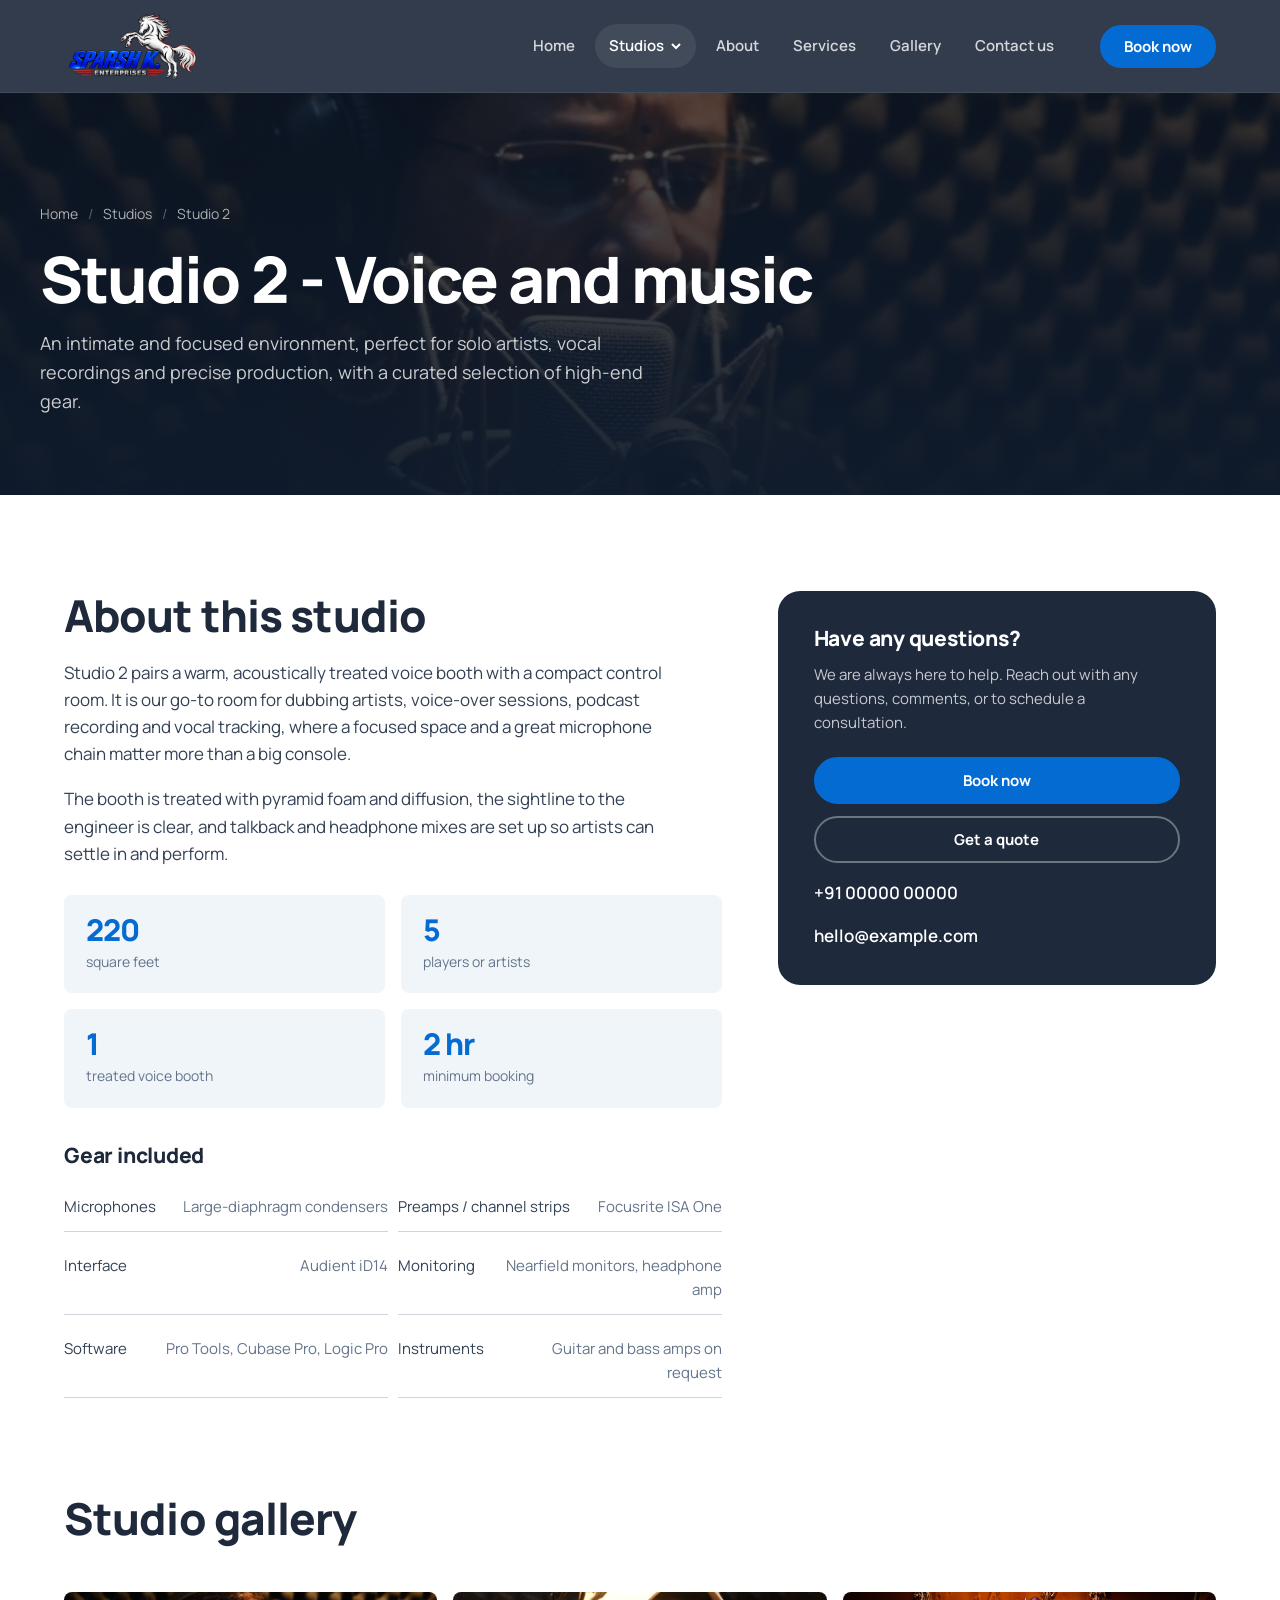
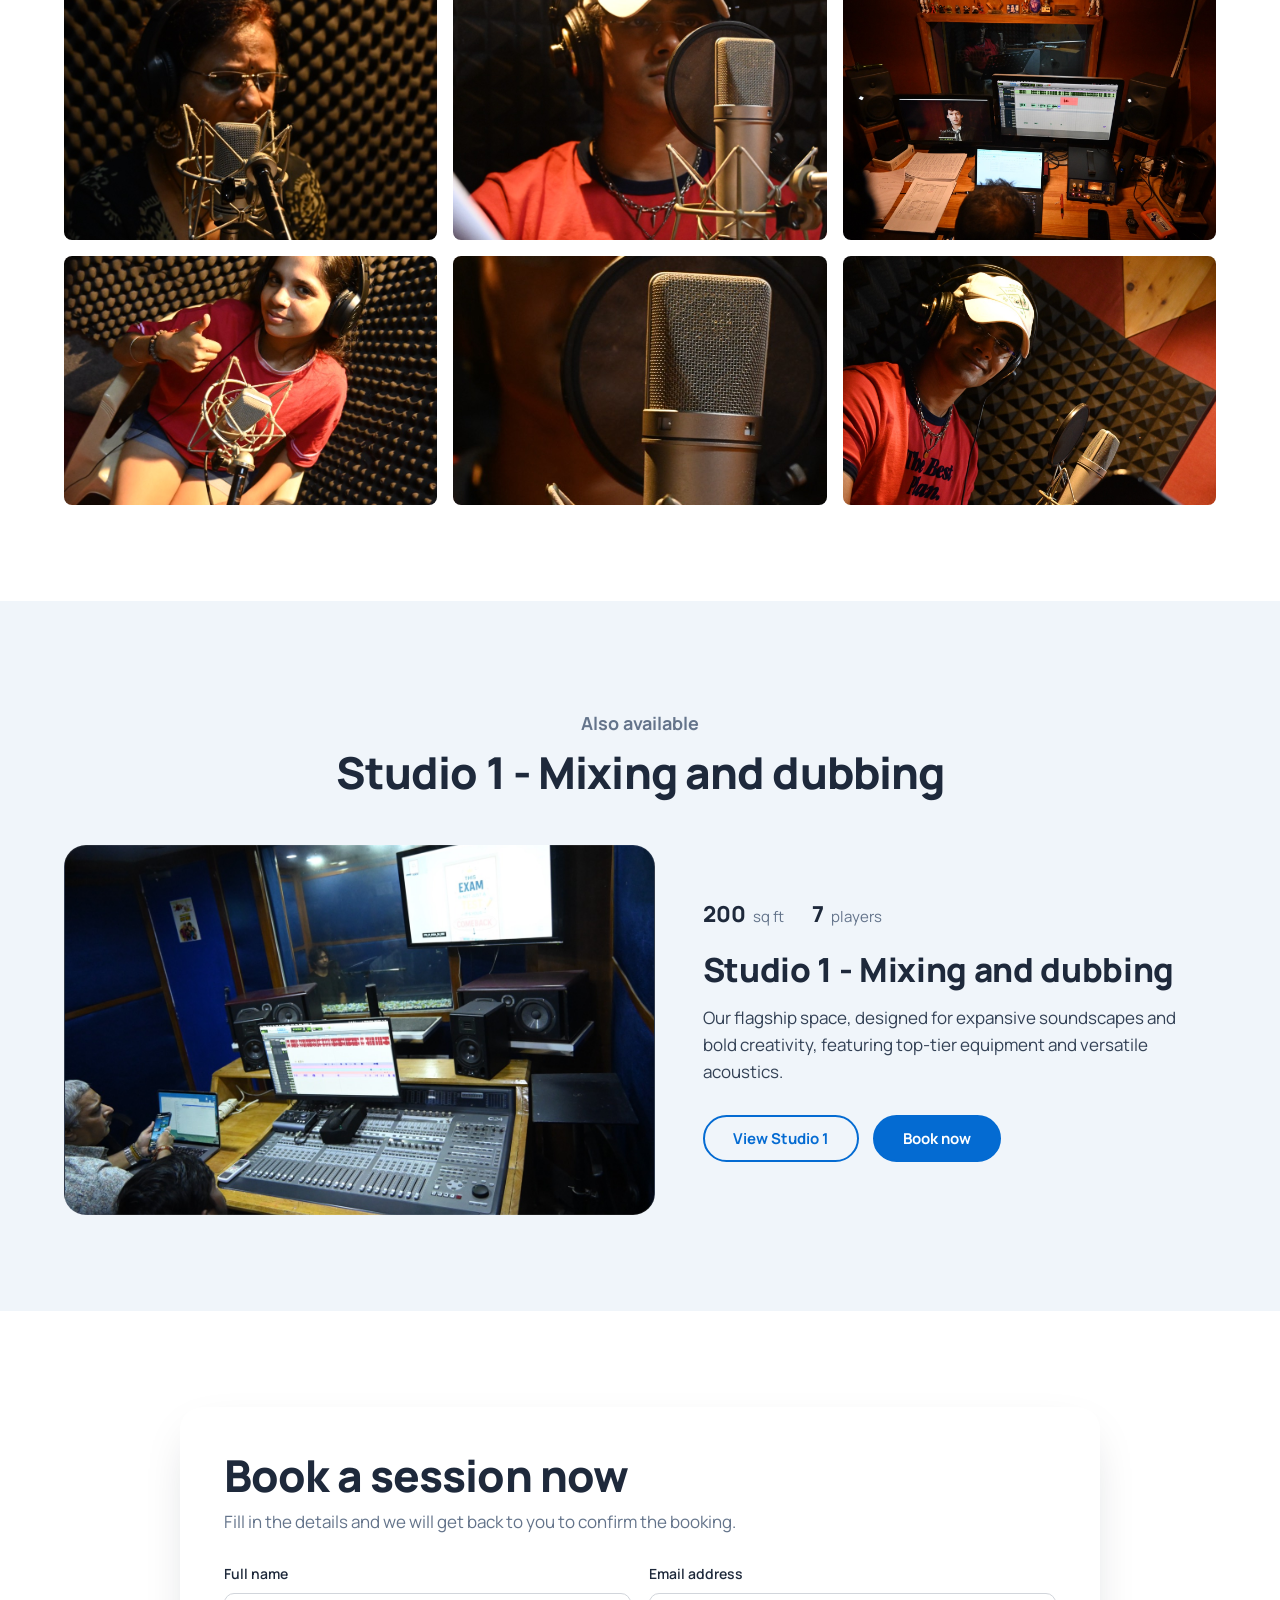
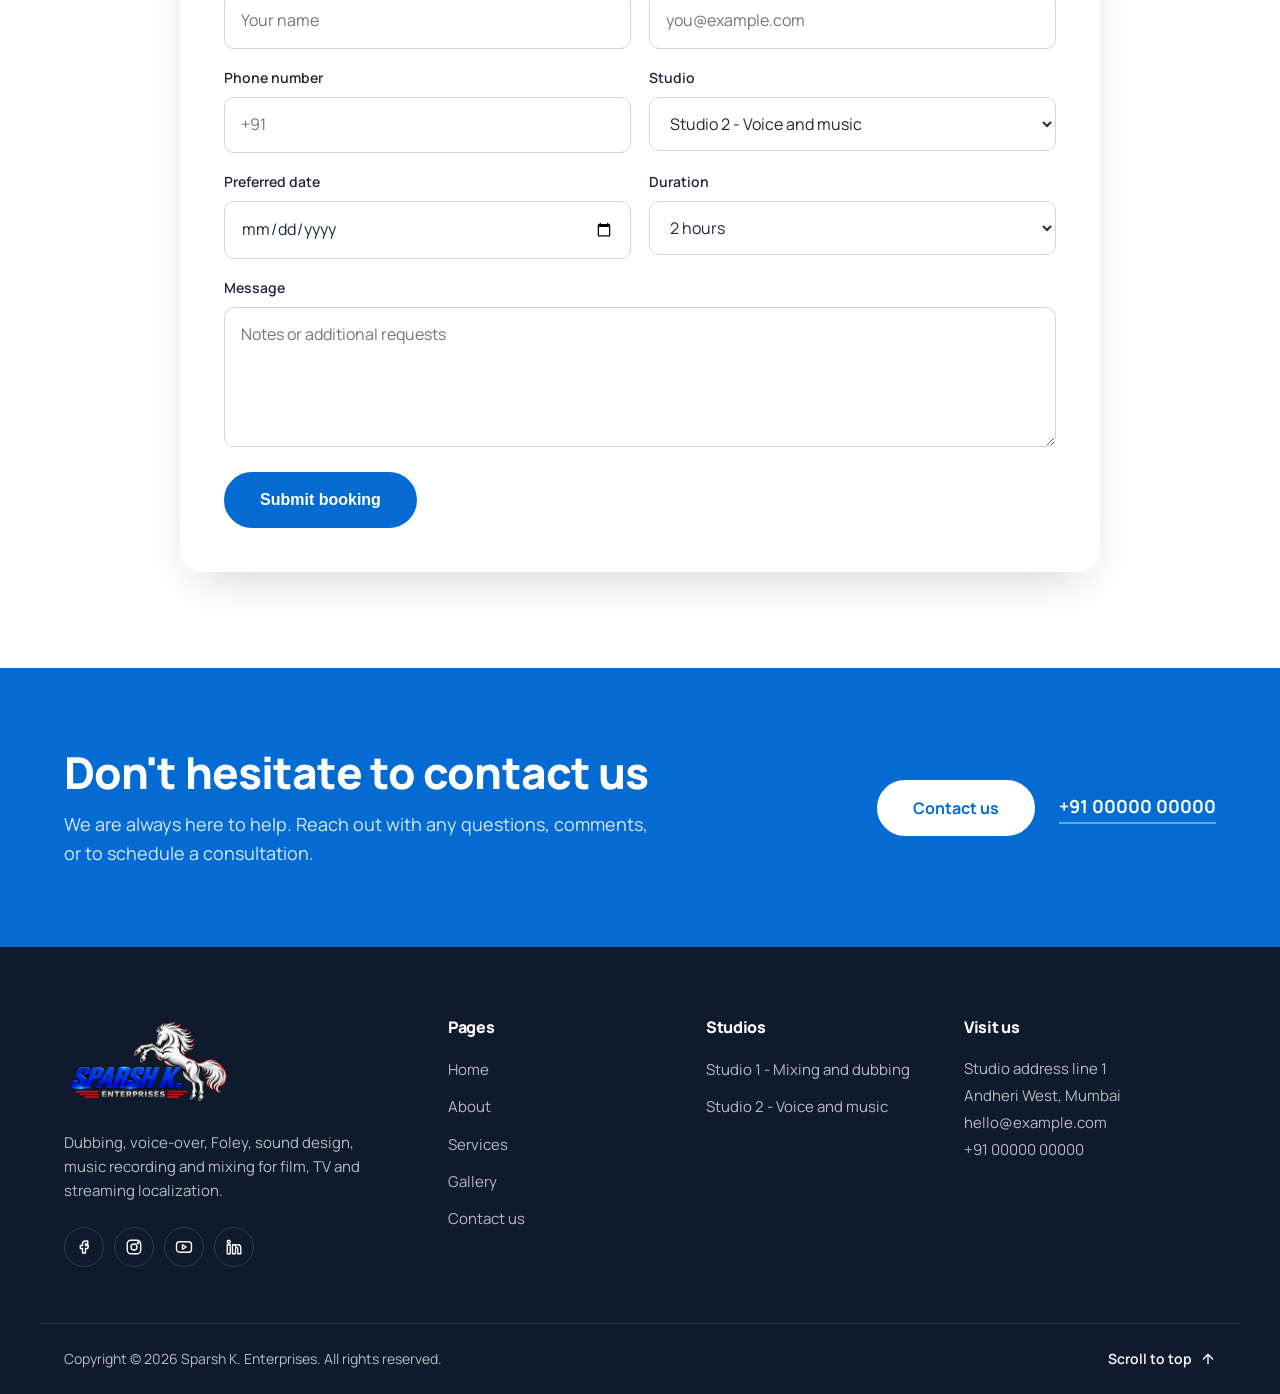
<file: studio-2.html>
<!DOCTYPE html>
<html lang="en">
<head>
  <meta charset="UTF-8">
  <meta name="viewport" content="width=device-width, initial-scale=1.0">
  <title>Studio 2 - Voice and music | Sparsh K. Enterprises</title>
  <meta name="description" content="Studio 2 at Sparsh K. Enterprises: an intimate room for voice-over, dubbing, vocals and precise music production in Andheri West, Mumbai.">
  <link rel="preconnect" href="https://fonts.googleapis.com">
  <link rel="preconnect" href="https://fonts.gstatic.com" crossorigin>
  <link href="https://fonts.googleapis.com/css2?family=Manrope:wght@400;500;600;700;800&display=swap" rel="stylesheet">
  <link rel="icon" type="image/png" href="assets/images/logo-700.png">
  <link rel="stylesheet" href="css/style.css">
  <link rel="stylesheet" href="css/pages.css">
</head>
<body data-page="studio-2">

  <header class="site-header" id="top">
    <div class="container header-inner">
      <a href="index.html" class="logo" aria-label="Sparsh K. Enterprises home">
        <img src="assets/images/logo-700.png" alt="Sparsh K. Enterprises" class="logo-img" width="700" height="356">
      </a>
      <nav class="main-nav" id="mainNav" aria-label="Main navigation">
        <ul>
          <li><a href="index.html">Home</a></li>
          <li class="has-dropdown">
            <a href="studio-1.html" class="is-active">Studios <svg viewBox="0 0 12 12" aria-hidden="true"><path d="M2 4l4 4 4-4"/></svg></a>
            <ul class="dropdown">
              <li><a href="studio-1.html">Studio 1</a></li>
              <li><a href="studio-2.html">Studio 2</a></li>
            </ul>
          </li>
          <li><a href="about.html">About</a></li>
          <li><a href="services.html">Services</a></li>
          <li><a href="gallery.html">Gallery</a></li>
          <li><a href="contact.html">Contact us</a></li>
        </ul>
      </nav>
      <a href="#book" class="btn btn-primary header-cta">Book now</a>
      <button class="nav-toggle" id="navToggle" aria-expanded="false" aria-controls="mainNav" aria-label="Open menu">
        <span></span><span></span><span></span>
      </button>
    </div>
  </header>

  <main>

    <section class="page-banner">
      <div class="page-banner-bg" style="background-image:url(assets/images/booth-voice-artist.jpg)"></div>
      <div class="container page-banner-inner">
        <nav class="breadcrumb" aria-label="Breadcrumb"><a href="index.html">Home</a><span>Studios</span><span>Studio 2</span></nav>
        <h1>Studio 2 - Voice and music</h1>
        <p>An intimate and focused environment, perfect for solo artists, vocal recordings and precise production, with a curated selection of high-end gear.</p>
      </div>
    </section>

    <!-- Overview -->
    <section>
      <div class="container studio-overview">
        <div class="prose">
          <h2>About this studio</h2>
          <p>Studio 2 pairs a warm, acoustically treated voice booth with a compact control room. It is our go-to room for dubbing artists, voice-over sessions, podcast recording and vocal tracking, where a focused space and a great microphone chain matter more than a big console.</p>
          <p>The booth is treated with pyramid foam and diffusion, the sightline to the engineer is clear, and talkback and headphone mixes are set up so artists can settle in and perform.</p>
          <div class="spec-grid">
            <div class="spec"><strong>220</strong><span>square feet</span></div>
            <div class="spec"><strong>5</strong><span>players or artists</span></div>
            <div class="spec"><strong>1</strong><span>treated voice booth</span></div>
            <div class="spec"><strong>2 hr</strong><span>minimum booking</span></div>
          </div>
          <h3 style="margin-top:36px">Gear included</h3>
          <ul class="gear-list">
            <li>Microphones <span>Large-diaphragm condensers</span></li>
            <li>Preamps / channel strips <span>Focusrite ISA One</span></li>
            <li>Interface <span>Audient iD14</span></li>
            <li>Monitoring <span>Nearfield monitors, headphone amp</span></li>
            <li>Software <span>Pro Tools, Cubase Pro, Logic Pro</span></li>
            <li>Instruments <span>Guitar and bass amps on request</span></li>
          </ul>
        </div>
        <aside class="side-card">
          <h3>Have any questions?</h3>
          <p>We are always here to help. Reach out with any questions, comments, or to schedule a consultation.</p>
          <a href="#book" class="btn btn-primary">Book now</a>
          <a href="contact.html" class="btn btn-ghost">Get a quote</a>
          <a href="tel:+910000000000" class="contact-line">+91 00000 00000</a>
          <a href="mailto:hello@example.com" class="contact-line">hello@example.com</a>
        </aside>
      </div>
    </section>

    <!-- Studio gallery -->
    <section style="padding-top:0">
      <div class="container">
        <div class="section-head">
          <h2>Studio gallery</h2>
        </div>
        <div class="studio-strip">
          <figure><img src="assets/images/booth-voice-artist.jpg" alt="Voice artist in the Studio 2 booth" loading="lazy"><figcaption hidden>Voice booth</figcaption></figure>
          <figure><img src="assets/images/booth-dubbing.jpg" alt="Dubbing session in Studio 2" loading="lazy"><figcaption hidden>Dubbing session</figcaption></figure>
          <figure><img src="assets/images/studio-2-warm-room.jpg" alt="Studio 2 control desk" loading="lazy"><figcaption hidden>Studio 2 control desk</figcaption></figure>
          <figure><img src="assets/images/booth-artist-red.jpg" alt="Artist recording in the booth" loading="lazy"><figcaption hidden>In the booth</figcaption></figure>
          <figure><img src="assets/images/gear-condenser-mic.jpg" alt="Large-diaphragm condenser microphone" loading="lazy"><figcaption hidden>Condenser microphone</figcaption></figure>
          <figure><img src="assets/images/booth-artist-cap.jpg" alt="Voice artist with headphones" loading="lazy"><figcaption hidden>Voice-over session</figcaption></figure>
        </div>
      </div>
    </section>

    <!-- Other studio -->
    <section class="other-studio">
      <div class="container">
        <div class="section-head center">
          <p class="section-kicker">Also available</p>
          <h2>Studio 1 - Mixing and dubbing</h2>
        </div>
        <article class="studio-card" style="margin-top:0">
          <div class="studio-media" style="background-image:url(assets/images/studio-1-control-room.jpg)"></div>
          <div class="studio-info" style="color:var(--slate)">
            <ul class="studio-specs" style="color:var(--muted)">
              <li><strong style="color:var(--navy)">200</strong> sq ft</li>
              <li><strong style="color:var(--navy)">7</strong> players</li>
            </ul>
            <h3 style="color:var(--navy)">Studio 1 - Mixing and dubbing</h3>
            <p>Our flagship space, designed for expansive soundscapes and bold creativity, featuring top-tier equipment and versatile acoustics.</p>
            <div class="studio-actions">
              <a href="studio-1.html" class="btn btn-outline">View Studio 1</a>
              <a href="#book" class="btn btn-primary">Book now</a>
            </div>
          </div>
        </article>
      </div>
    </section>

    <!-- Book a session -->
    <section class="book" id="book" style="background:var(--white)">
      <div class="container">
        <div class="book-card">
          <h2>Book a session now</h2>
          <p>Fill in the details and we will get back to you to confirm the booking.</p>
          <!-- Replace FORM_ENDPOINT_NOT_SET with a Formspree or Web3Forms endpoint to make this form send email. -->
          <form class="form" data-form action="https://FORM_ENDPOINT_NOT_SET" method="POST">
            <div class="form-row">
              <div class="field"><label for="b-name">Full name</label><input id="b-name" name="name" type="text" placeholder="Your name" autocomplete="name" required></div>
              <div class="field"><label for="b-email">Email address</label><input id="b-email" name="email" type="email" placeholder="you@example.com" autocomplete="email" required></div>
            </div>
            <div class="form-row">
              <div class="field"><label for="b-phone">Phone number</label><input id="b-phone" name="phone" type="tel" placeholder="+91" autocomplete="tel"></div>
              <div class="field"><label for="b-studio">Studio</label>
                <select id="b-studio" name="studio">
                  <option>Studio 1 - Mixing and dubbing</option>
                  <option selected>Studio 2 - Voice and music</option>
                  <option>Any studio</option>
                </select>
              </div>
            </div>
            <div class="form-row">
              <div class="field"><label for="b-date">Preferred date</label><input id="b-date" name="date" type="date"></div>
              <div class="field"><label for="b-hours">Duration</label>
                <select id="b-hours" name="duration">
                  <option>2 hours</option><option>4 hours</option><option>Full day</option><option>Multiple days</option>
                </select>
              </div>
            </div>
            <div class="field"><label for="b-msg">Message</label><textarea id="b-msg" name="message" placeholder="Notes or additional requests"></textarea></div>
            <div class="form-status" role="status" aria-live="polite"></div>
            <div><button type="submit" class="btn btn-primary btn-lg" data-label="Submit booking">Submit booking</button></div>
          </form>
        </div>
      </div>
    </section>

    <section class="cta" id="contact">
      <div class="container cta-inner">
        <div>
          <h2>Don't hesitate to contact us</h2>
          <p>We are always here to help. Reach out with any questions, comments, or to schedule a consultation.</p>
        </div>
        <div class="cta-actions">
          <a href="contact.html" class="btn btn-light btn-lg">Contact us</a>
          <a href="tel:+910000000000" class="cta-phone">+91 00000 00000</a>
        </div>
      </div>
    </section>

  </main>

  <footer class="site-footer">
    <div class="container footer-grid">
      <div class="footer-brand">
        <a href="index.html" class="logo" aria-label="Sparsh K. Enterprises home">
          <img src="assets/images/logo-700.png" alt="Sparsh K. Enterprises" class="logo-img" width="700" height="356">
        </a>
        <p>Dubbing, voice-over, Foley, sound design, music recording and mixing for film, TV and streaming localization.</p>
        <ul class="social" aria-label="Social media">
          <li><a href="#" aria-label="Facebook"><svg viewBox="0 0 24 24"><path d="M14 8h3V4h-3c-2.8 0-4 1.8-4 4v2H7v4h3v6h4v-6h3l1-4h-4V8.5c0-.3.2-.5.5-.5z"/></svg></a></li>
          <li><a href="https://www.instagram.com/sparshdubhouseofficial" target="_blank" rel="noopener" aria-label="Instagram"><svg viewBox="0 0 24 24"><rect x="3" y="3" width="18" height="18" rx="5"/><circle cx="12" cy="12" r="4"/><circle cx="17.5" cy="6.5" r="1" fill="currentColor"/></svg></a></li>
          <li><a href="#" aria-label="YouTube"><svg viewBox="0 0 24 24"><rect x="2" y="5" width="20" height="14" rx="4"/><path d="M10 9l5 3-5 3z"/></svg></a></li>
          <li><a href="#" aria-label="LinkedIn"><svg viewBox="0 0 24 24"><rect x="3" y="9" width="4" height="12"/><circle cx="5" cy="5" r="2"/><path d="M10 9h4v2c.8-1.3 2-2 3.5-2 2.5 0 3.5 1.6 3.5 4.5V21h-4v-6.5c0-1.2-.5-2-1.6-2S14 13.3 14 14.5V21h-4z"/></svg></a></li>
        </ul>
      </div>
      <div class="footer-col">
        <h4>Pages</h4>
        <ul>
          <li><a href="index.html">Home</a></li>
          <li><a href="about.html">About</a></li>
          <li><a href="services.html">Services</a></li>
          <li><a href="gallery.html">Gallery</a></li>
          <li><a href="contact.html">Contact us</a></li>
        </ul>
      </div>
      <div class="footer-col">
        <h4>Studios</h4>
        <ul>
          <li><a href="studio-1.html">Studio 1 - Mixing and dubbing</a></li>
          <li><a href="studio-2.html">Studio 2 - Voice and music</a></li>
        </ul>
      </div>
      <div class="footer-col">
        <h4>Visit us</h4>
        <address>
          Studio address line 1<br>
          Andheri West, Mumbai<br>
          <a href="mailto:hello@example.com">hello@example.com</a><br>
          <a href="tel:+910000000000">+91 00000 00000</a>
        </address>
      </div>
    </div>
    <div class="container footer-bottom">
      <p>Copyright © <span id="year">2026</span> Sparsh K. Enterprises. All rights reserved.</p>
      <a href="#top" class="to-top">Scroll to top <svg viewBox="0 0 24 24"><path d="M12 19V5M5 12l7-7 7 7"/></svg></a>
    </div>
  </footer>

  <script src="js/main.js"></script>
  <script src="js/pages.js"></script>
</body>
</html>
</file>
<file: css/style.css>
/* ==========================================================
   Resonance Studios - Home page styles
   Palette mirrors the reference site (blue / navy / light)
   ========================================================== */

:root {
  --blue: #046bd2;
  --blue-dark: #045cb4;
  --navy: #1e293b;
  --ink: #0f1b2d;
  --slate: #334155;
  --muted: #64748b;
  --light: #f0f5fa;
  --line: #d1d5db;
  --white: #ffffff;

  --font: "Manrope", system-ui, -apple-system, "Segoe UI", sans-serif;

  --container: 1200px;
  --gutter: 24px;
  --radius-sm: 8px;
  --radius: 14px;
  --radius-lg: 22px;
  --shadow: 0 18px 50px -20px rgba(15, 27, 45, 0.25);
  --ease: cubic-bezier(.2,.7,.2,1);
}

*, *::before, *::after { box-sizing: border-box; }
html { scroll-behavior: smooth; -webkit-text-size-adjust: 100%; }
body {
  margin: 0;
  font-family: var(--font);
  font-size: 17px;
  line-height: 1.6;
  color: var(--slate);
  background: var(--white);
  -webkit-font-smoothing: antialiased;
}
img, svg { display: block; max-width: 100%; }
a { color: inherit; text-decoration: none; }
ul { margin: 0; padding: 0; list-style: none; }
h1, h2, h3, h4 { margin: 0; color: var(--navy); font-weight: 800; letter-spacing: -0.02em; line-height: 1.12; }
h2 { font-size: clamp(30px, 3.6vw, 44px); }
h3 { font-size: 21px; letter-spacing: -0.01em; }
p { margin: 0; }
:focus-visible { outline: 3px solid var(--blue); outline-offset: 3px; border-radius: 4px; }

.container { width: 100%; max-width: var(--container); margin: 0 auto; padding: 0 var(--gutter); }

/* ---------- Buttons ---------- */
.btn {
  display: inline-flex; align-items: center; justify-content: center; gap: 10px;
  padding: 14px 28px; border-radius: 999px;
  font-weight: 700; font-size: 15px; line-height: 1; white-space: nowrap;
  border: 2px solid transparent; cursor: pointer;
  transition: background .25s var(--ease), color .25s var(--ease), border-color .25s var(--ease), transform .25s var(--ease);
}
.btn-lg { padding: 18px 34px; font-size: 16px; }
.btn-primary { background: var(--blue); color: var(--white); border-color: var(--blue); }
.btn-primary:hover { background: var(--blue-dark); border-color: var(--blue-dark); }
.btn-outline { background: transparent; color: var(--blue); border-color: var(--blue); }
.btn-outline:hover { background: var(--blue); color: var(--white); }
.btn-ghost { background: transparent; color: var(--white); border-color: rgba(255,255,255,.35); }
.btn-ghost:hover { border-color: var(--white); }
.btn-light { background: var(--white); color: var(--blue); border-color: var(--white); }
.btn-light:hover { background: var(--light); border-color: var(--light); }

.btn-play { padding: 8px 8px 8px 8px; color: var(--white); font-weight: 600; gap: 14px; }
.play-icon {
  width: 52px; height: 52px; border-radius: 50%; display: grid; place-items: center;
  background: rgba(255,255,255,.1); border: 1.5px solid rgba(255,255,255,.4);
  transition: background .25s var(--ease);
}
.play-icon svg { width: 20px; height: 20px; fill: var(--white); margin-left: 3px; }
.btn-play:hover .play-icon { background: var(--blue); border-color: var(--blue); }

.link-arrow { color: var(--blue); font-weight: 700; font-size: 15px; display: inline-flex; align-items: center; gap: 6px; }
.link-arrow::after { content: ""; width: 8px; height: 8px; border-right: 2px solid currentColor; border-top: 2px solid currentColor; transform: rotate(45deg); transition: transform .25s var(--ease); }
.link-arrow:hover::after { transform: translateX(4px) rotate(45deg); }

/* ---------- Section heads ---------- */
section { padding: 96px 0; }
.section-head { margin-bottom: 48px; }
.section-head p { margin-top: 12px; color: var(--muted); max-width: 56ch; font-size: 18px; }
.section-head.center { text-align: center; }
.section-head.center p { margin-left: auto; margin-right: auto; }
.section-head.row { display: flex; align-items: flex-end; justify-content: space-between; gap: 24px; flex-wrap: wrap; }
.section-head.light h2 { color: var(--white); }
.section-kicker { color: var(--blue); font-weight: 700; font-size: 15px; margin-bottom: 10px !important; }
.section-head.light .section-kicker { color: #7fb8f0; }

/* ---------- Header ---------- */
.site-header {
  position: sticky; top: 0; z-index: 50;
  background: rgba(15, 27, 45, .85);
  backdrop-filter: blur(14px);
  -webkit-backdrop-filter: blur(14px);
  border-bottom: 1px solid rgba(255,255,255,.08);
}
.header-inner { display: flex; align-items: center; gap: 32px; height: 92px; }
.logo { display: inline-flex; align-items: center; color: var(--white); }
.logo-img { height: 68px; width: auto; display: block; }
.site-footer .logo-img { height: 84px; }

.main-nav { margin-left: auto; }
.main-nav > ul { display: flex; gap: 6px; }
.main-nav a {
  display: inline-flex; align-items: center; gap: 6px;
  padding: 10px 14px; border-radius: 999px;
  color: rgba(255,255,255,.8); font-weight: 600; font-size: 15px;
  transition: color .2s, background .2s;
}
.main-nav a svg { width: 12px; height: 12px; stroke: currentColor; stroke-width: 2; fill: none; }
.main-nav a:hover, .main-nav a.is-active { color: var(--white); background: rgba(255,255,255,.08); }
.has-dropdown { position: relative; }
.dropdown {
  position: absolute; top: calc(100% + 8px); left: 0; min-width: 180px;
  background: var(--white); border-radius: var(--radius-sm); padding: 8px;
  box-shadow: var(--shadow); opacity: 0; visibility: hidden; transform: translateY(6px);
  transition: opacity .2s, transform .2s, visibility .2s;
}
.dropdown a { color: var(--navy); border-radius: 6px; display: block; }
.dropdown a:hover { background: var(--light); color: var(--blue); }
.has-dropdown:hover .dropdown, .has-dropdown:focus-within .dropdown { opacity: 1; visibility: visible; transform: translateY(0); }
.header-cta { padding: 12px 22px; }

.nav-toggle { display: none; width: 44px; height: 44px; background: none; border: 0; cursor: pointer; flex-direction: column; justify-content: center; gap: 6px; padding: 8px; margin-left: auto; }
.nav-toggle span { display: block; height: 2px; background: var(--white); border-radius: 2px; transition: transform .3s var(--ease), opacity .3s; }
.nav-toggle[aria-expanded="true"] span:nth-child(1) { transform: translateY(8px) rotate(45deg); }
.nav-toggle[aria-expanded="true"] span:nth-child(2) { opacity: 0; }
.nav-toggle[aria-expanded="true"] span:nth-child(3) { transform: translateY(-8px) rotate(-45deg); }

/* ---------- Hero ---------- */
.hero {
  position: relative; overflow: hidden; padding: 0;
  background: radial-gradient(120% 90% at 50% 0%, #15335a 0%, var(--ink) 55%, #0a1322 100%);
  color: var(--white);
}
.hero-bg {
  position: absolute; inset: 0; pointer-events: none;
  background: url(../assets/images/hero-control-room.jpg) center 40% / cover no-repeat;
  opacity: .32;
  -webkit-mask-image: linear-gradient(180deg, rgba(0,0,0,.9) 0%, rgba(0,0,0,.55) 60%, transparent 100%);
          mask-image: linear-gradient(180deg, rgba(0,0,0,.9) 0%, rgba(0,0,0,.55) 60%, transparent 100%);
}
.hero-wave { position: absolute; inset: 0; width: 100%; height: 100%; pointer-events: none; }
.hero-inner { position: relative; text-align: center; padding-top: 120px; padding-bottom: 96px; max-width: 880px; }
.hero-welcome { color: #7fb8f0; font-weight: 600; font-size: 17px; margin-bottom: 20px; }
.hero-title { color: var(--white); font-size: clamp(42px, 7vw, 84px); font-weight: 800; letter-spacing: -0.035em; line-height: 1.02; }
.hero-sub { margin: 28px auto 0; max-width: 54ch; font-size: clamp(17px, 1.5vw, 20px); color: rgba(255,255,255,.75); }
.hero-actions { margin-top: 42px; display: flex; gap: 22px; justify-content: center; align-items: center; flex-wrap: wrap; }

/* photo strip */
.photo-strip { position: relative; padding-bottom: 72px; overflow: hidden; }
.photo-track { display: flex; gap: 16px; width: max-content; animation: scroll-strip 45s linear infinite; }
.photo-strip:hover .photo-track { animation-play-state: paused; }
@keyframes scroll-strip { to { transform: translateX(-50%); } }
.photo {
  margin: 0; width: 320px; aspect-ratio: 4/3; border-radius: var(--radius);
  position: relative; overflow: hidden; display: flex; align-items: flex-end; padding: 16px;
  border: 1px solid rgba(255,255,255,.08);
}
.photo figcaption { font-size: 13px; font-weight: 600; color: rgba(255,255,255,.85); background: rgba(15,27,45,.55); padding: 6px 12px; border-radius: 999px; }

/* placeholder "photo" tones (replace with background-image: url(...) ) */
.tone-1 { background: linear-gradient(135deg, #1f3a5f, #0d1b2e); }
.tone-2 { background: linear-gradient(135deg, #2b4a73, #142a46); }
.tone-3 { background: linear-gradient(135deg, #3a4f6b, #1a2638); }
.tone-4 { background: linear-gradient(135deg, #184a84, #0e2544); }
.tone-5 { background: linear-gradient(135deg, #2f3e55, #161f2d); }
.tone-6 { background: linear-gradient(135deg, #22406a, #0f1d33); }
.tone-1, .tone-2, .tone-3, .tone-4, .tone-5, .tone-6,
.photo, .intro-photo, .studio-media, .gear-img { background-size: cover; background-position: center; background-repeat: no-repeat; background-color: var(--navy); }

/* ---------- Known for ---------- */
.known-for { padding-top: 72px; padding-bottom: 72px; }
.poster-grid { display: grid; grid-template-columns: repeat(4, 1fr); gap: 24px; }
.poster { display: block; border-radius: var(--radius); overflow: hidden; background: var(--light); transition: transform .3s var(--ease), box-shadow .3s var(--ease); }
.poster:hover { transform: translateY(-6px); box-shadow: var(--shadow); }
.poster-art { display: block; aspect-ratio: 3/4; background-size: cover; background-position: center; }
.art-1 { background: linear-gradient(160deg, #7a2d2d, #1f0f0f); }
.art-2 { background: linear-gradient(160deg, #c2742d, #3a1f08); }
.art-3 { background: linear-gradient(160deg, #26466b, #0b1626); }
.art-4 { background: linear-gradient(160deg, #e0b23a, #4a3408); }
.poster-title { display: block; padding: 14px 16px; font-weight: 700; color: var(--navy); font-size: 15px; }
.poster-title small { display: block; font-weight: 500; color: var(--muted); font-size: 13px; margin-top: 2px; }

/* ---------- Intro ---------- */
.intro { background: var(--light); }
.intro-grid { display: grid; grid-template-columns: 1fr 1fr; gap: 64px; align-items: center; }
.intro-visual { position: relative; }
.intro-photo { aspect-ratio: 5/4; border-radius: var(--radius-lg); box-shadow: var(--shadow); }
.intro-badge {
  position: absolute; right: -20px; bottom: -24px;
  background: var(--blue); color: var(--white); border-radius: var(--radius);
  padding: 22px 26px; min-width: 170px; box-shadow: var(--shadow);
}
.intro-badge strong { display: block; font-size: 48px; line-height: 1; font-weight: 800; letter-spacing: -0.03em; }
.intro-badge span { font-size: 14px; font-weight: 600; opacity: .9; }
.intro-copy p { margin-top: 20px; max-width: 54ch; }
.intro-copy .btn { margin-top: 32px; }

/* ---------- Stats ---------- */
.stats { background: var(--white); padding-top: 80px; padding-bottom: 80px; }
.stats-grid { display: grid; grid-template-columns: repeat(4, 1fr); gap: 32px; }
.stat { padding: 0 24px; border-left: 2px solid var(--line); }
.stat-num { font-size: clamp(42px, 4.5vw, 60px); font-weight: 800; color: var(--blue); line-height: 1; letter-spacing: -0.04em; font-variant-numeric: tabular-nums; }
.stat h3 { margin-top: 14px; font-size: 18px; }
.stat p:not(.stat-num) { margin-top: 8px; font-size: 15px; color: var(--muted); }

/* ---------- Why ---------- */
.why { background: var(--navy); color: rgba(255,255,255,.75); }
.why-grid { display: grid; grid-template-columns: 1fr 1.4fr; gap: 64px; align-items: start; }
.why-lead { position: sticky; top: 110px; }
.why-lead h2 { color: var(--white); }
.why-lead p { margin-top: 18px; max-width: 40ch; }
.why-lead .link-arrow { margin-top: 24px; color: #7fb8f0; }
.feature-list { display: grid; grid-template-columns: 1fr 1fr; gap: 20px; }
.feature { background: rgba(255,255,255,.04); border: 1px solid rgba(255,255,255,.08); border-radius: var(--radius); padding: 28px; }
.feature-icon { width: 52px; height: 52px; border-radius: 12px; display: grid; place-items: center; background: rgba(4,107,210,.18); margin-bottom: 20px; }
.feature-icon svg { width: 26px; height: 26px; stroke: #7fb8f0; stroke-width: 1.8; fill: none; stroke-linecap: round; stroke-linejoin: round; }
.feature h3 { color: var(--white); }
.feature p { margin-top: 10px; font-size: 15px; }

/* ---------- Services ---------- */
.services { background: var(--white); }
.service-grid { display: grid; grid-template-columns: repeat(4, 1fr); gap: 24px; }
.service { padding: 32px 28px; border-radius: var(--radius); background: var(--light); display: flex; flex-direction: column; transition: transform .3s var(--ease), background .3s var(--ease); }
.service:hover { transform: translateY(-6px); }
.service-icon { width: 56px; height: 56px; border-radius: 50%; display: grid; place-items: center; background: var(--white); margin-bottom: 22px; box-shadow: 0 6px 20px -8px rgba(4,107,210,.35); }
.service-icon svg { width: 26px; height: 26px; stroke: var(--blue); stroke-width: 1.8; fill: none; stroke-linecap: round; stroke-linejoin: round; }
.service p { margin-top: 10px; font-size: 15px; color: var(--muted); flex: 1; }
.service .link-arrow { margin-top: 22px; }
.services-more { margin-top: 48px; display: flex; align-items: center; justify-content: space-between; gap: 24px; flex-wrap: wrap; padding: 28px 32px; border: 1px dashed var(--line); border-radius: var(--radius); }
.services-more p { color: var(--muted); }

/* ---------- Clients ---------- */
.clients { padding: 56px 0; border-top: 1px solid var(--line); border-bottom: 1px solid var(--line); }
.clients-title { font-size: 16px; font-weight: 600; color: var(--muted); text-align: center; letter-spacing: 0; }
.client-logos { margin-top: 28px; display: flex; justify-content: center; gap: 48px 72px; flex-wrap: wrap; }
.client-logo { font-weight: 800; font-size: 22px; letter-spacing: -0.02em; color: #9aa6b8; }

/* ---------- Studios ---------- */
.studios { background: var(--ink); }
.studio-card { display: grid; grid-template-columns: 1.15fr 1fr; gap: 48px; align-items: center; margin-top: 40px; }
.studio-card:first-of-type { margin-top: 0; }
.studio-card.reverse .studio-media { order: 2; }
.studio-media { aspect-ratio: 16/10; border-radius: var(--radius-lg); border: 1px solid rgba(255,255,255,.08); }
.studio-info { color: rgba(255,255,255,.75); padding: 8px 0; }
.studio-specs { display: flex; gap: 28px; font-size: 15px; color: rgba(255,255,255,.65); }
.studio-specs strong { color: var(--white); font-size: 22px; font-weight: 800; margin-right: 4px; }
.studio-info h3 { color: var(--white); font-size: clamp(26px, 2.6vw, 34px); margin-top: 18px; }
.studio-info p { margin-top: 16px; max-width: 48ch; }
.studio-actions { margin-top: 30px; display: flex; gap: 14px; flex-wrap: wrap; }

/* ---------- Gear ---------- */
.gear { background: var(--light); }
.gear-grid { display: grid; grid-template-columns: repeat(3, 1fr); gap: 24px; }
.gear-item { background: var(--white); border-radius: var(--radius); padding: 20px; }
.gear-img { aspect-ratio: 1/1; border-radius: var(--radius-sm); }
.gear-item h3 { margin-top: 18px; font-size: 18px; }
.gear-item p { margin-top: 4px; font-size: 15px; color: var(--muted); }

/* ---------- Testimonials ---------- */
.testimonials { background: var(--white); }
.slider-controls { display: flex; gap: 10px; }
.slider-btn { width: 48px; height: 48px; border-radius: 50%; border: 2px solid var(--line); background: var(--white); cursor: pointer; display: grid; place-items: center; transition: border-color .2s, background .2s; }
.slider-btn svg { width: 22px; height: 22px; stroke: var(--navy); stroke-width: 2; fill: none; stroke-linecap: round; stroke-linejoin: round; }
.slider-btn:hover { border-color: var(--blue); background: var(--light); }
.slider { overflow: hidden; }
.slider-track { display: flex; gap: 24px; transition: transform .5s var(--ease); }
.testimonial { flex: 0 0 calc((100% - 48px) / 3); margin: 0; background: var(--light); border-radius: var(--radius); padding: 32px; display: flex; flex-direction: column; }
.stars { color: #f5a623; letter-spacing: 2px; font-size: 16px; }
.testimonial p { margin-top: 16px; font-size: 16px; flex: 1; }
.testimonial footer { margin-top: 24px; display: flex; align-items: center; gap: 14px; }
.avatar { width: 46px; height: 46px; border-radius: 50%; background: var(--blue); color: var(--white); display: grid; place-items: center; font-weight: 800; font-size: 14px; }
.testimonial cite { display: block; font-style: normal; font-weight: 700; color: var(--navy); }
.testimonial small { color: var(--muted); font-size: 13px; }
.slider-dots { margin-top: 32px; display: flex; justify-content: center; gap: 8px; }
.slider-dots button { width: 10px; height: 10px; border-radius: 50%; border: 0; background: var(--line); cursor: pointer; padding: 0; transition: background .2s, width .2s; }
.slider-dots button[aria-selected="true"] { background: var(--blue); width: 28px; border-radius: 999px; }

/* ---------- CTA ---------- */
.cta { background: var(--blue); color: var(--white); padding: 80px 0; }
.cta-inner { display: flex; align-items: center; justify-content: space-between; gap: 40px; flex-wrap: wrap; }
.cta h2 { color: var(--white); }
.cta p { margin-top: 12px; max-width: 54ch; color: rgba(255,255,255,.85); font-size: 18px; }
.cta-actions { display: flex; align-items: center; gap: 24px; flex-wrap: wrap; }
.cta-phone { font-weight: 700; font-size: 18px; border-bottom: 2px solid rgba(255,255,255,.4); padding-bottom: 2px; }
.cta-phone:hover { border-color: var(--white); }

/* ---------- Footer ---------- */
.site-footer { background: var(--ink); color: rgba(255,255,255,.7); padding-top: 72px; }
.footer-grid { display: grid; grid-template-columns: 1.6fr 1fr 1fr 1.2fr; gap: 48px; }
.footer-brand p { margin-top: 20px; max-width: 36ch; font-size: 15px; }
.social { display: flex; gap: 10px; margin-top: 24px; }
.social a { width: 40px; height: 40px; border-radius: 50%; display: grid; place-items: center; border: 1px solid rgba(255,255,255,.15); transition: background .2s, border-color .2s; }
.social a:hover { background: var(--blue); border-color: var(--blue); }
.social svg { width: 18px; height: 18px; stroke: var(--white); stroke-width: 1.8; fill: none; stroke-linejoin: round; }
.footer-col h4 { color: var(--white); font-size: 16px; margin-bottom: 18px; }
.footer-col li + li { margin-top: 10px; }
.footer-col a { font-size: 15px; transition: color .2s; }
.footer-col a:hover { color: var(--white); }
address { font-style: normal; font-size: 15px; line-height: 1.8; }
.footer-bottom { margin-top: 56px; padding: 24px var(--gutter); border-top: 1px solid rgba(255,255,255,.1); display: flex; justify-content: space-between; align-items: center; gap: 16px; flex-wrap: wrap; font-size: 14px; }
.to-top { display: inline-flex; align-items: center; gap: 8px; font-weight: 600; color: var(--white); }
.to-top svg { width: 16px; height: 16px; stroke: currentColor; stroke-width: 2; fill: none; stroke-linecap: round; stroke-linejoin: round; }

/* ---------- Responsive ---------- */
@media (max-width: 1024px) {
  .poster-grid, .service-grid, .stats-grid { grid-template-columns: repeat(2, 1fr); }
  .testimonial { flex-basis: calc((100% - 24px) / 2); }
  .footer-grid { grid-template-columns: 1fr 1fr; }
  .why-grid { grid-template-columns: 1fr; }
  .why-lead { position: static; }
}

@media (max-width: 860px) {
  section { padding: 72px 0; }
  .header-cta { display: none; }
  .nav-toggle { display: flex; }
  .logo-img { height: 54px; }
  .main-nav {
    position: fixed; inset: 92px 0 auto 0; background: var(--ink);
    padding: 12px var(--gutter) 24px; margin: 0;
    transform: translateY(-8px); opacity: 0; visibility: hidden;
    transition: opacity .25s, transform .25s, visibility .25s;
    border-bottom: 1px solid rgba(255,255,255,.08);
  }
  .main-nav.is-open { transform: none; opacity: 1; visibility: visible; }
  .main-nav > ul { flex-direction: column; gap: 2px; }
  .main-nav a { padding: 14px 12px; font-size: 17px; border-radius: 8px; }
  .dropdown { position: static; opacity: 1; visibility: visible; transform: none; background: none; box-shadow: none; padding: 0 0 0 16px; }
  .dropdown a { color: rgba(255,255,255,.7); }
  .dropdown a:hover { background: rgba(255,255,255,.08); color: var(--white); }
  .hero-inner { padding-top: 88px; padding-bottom: 72px; }
  .photo { width: 240px; }
  .intro-grid, .studio-card, .studio-card.reverse { grid-template-columns: 1fr; gap: 40px; }
  .studio-card.reverse .studio-media { order: 0; }
  .intro-badge { right: 16px; bottom: -20px; }
  .gear-grid { grid-template-columns: 1fr; }
  .testimonial { flex-basis: 100%; }
}

@media (max-width: 560px) {
  body { font-size: 16px; }
  .service-grid, .stats-grid, .feature-list { grid-template-columns: 1fr; }
  .poster-grid { grid-template-columns: repeat(2, 1fr); gap: 16px; }
  .stat { border-left: 0; border-top: 2px solid var(--line); padding: 20px 0 0; }
  .footer-grid { grid-template-columns: 1fr; gap: 36px; }
  .hero-actions { flex-direction: column; }
  .client-logos { gap: 24px 36px; }
  .client-logo { font-size: 18px; }
}

@media (prefers-reduced-motion: reduce) {
  html { scroll-behavior: auto; }
  .photo-track { animation: none; }
  *, *::before, *::after { transition-duration: .01ms !important; }
}
</file>
<file: css/pages.css>
/* ==========================================================
   Sparsh K. Enterprises - inner page styles
   (About, Services, Gallery, Contact, Studio 1, Studio 2)
   Loaded after style.css
   ========================================================== */

/* ---------- Page banner ---------- */
.page-banner { position: relative; overflow: hidden; padding: 0; background: var(--ink); color: var(--white); }
.page-banner-bg { position: absolute; inset: 0; background-size: cover; background-position: center; opacity: .35; }
.page-banner::after { content: ""; position: absolute; inset: 0; background: linear-gradient(180deg, rgba(15,27,45,.15) 0%, rgba(15,27,45,.88) 100%); }
.page-banner-inner { position: relative; z-index: 1; padding: 110px 0 80px; }
.page-banner h1 { color: var(--white); font-size: clamp(38px, 5.5vw, 64px); letter-spacing: -0.03em; }
.page-banner p { margin-top: 14px; max-width: 56ch; font-size: 18px; color: rgba(255,255,255,.78); }
.breadcrumb { display: flex; gap: 10px; font-size: 14px; color: rgba(255,255,255,.65); margin-bottom: 18px; }
.breadcrumb a:hover { color: var(--white); }
.breadcrumb span::before { content: "/"; margin-right: 10px; opacity: .5; }

/* ---------- Two-column text + image ---------- */
.split { display: grid; grid-template-columns: 1fr 1fr; gap: 64px; align-items: center; }
.split.reverse > :first-child { order: 2; }
.split-media { aspect-ratio: 5/4; border-radius: var(--radius-lg); background: var(--navy) center/cover no-repeat; box-shadow: var(--shadow); }
.prose p { margin-top: 18px; max-width: 60ch; }
.prose h2 + p, .prose h3 + p { margin-top: 18px; }
.prose ul { margin-top: 16px; display: grid; gap: 10px; }
.prose li { position: relative; padding-left: 26px; }
.prose li::before { content: ""; position: absolute; left: 0; top: 9px; width: 12px; height: 12px; border-radius: 50%; box-shadow: inset 0 0 0 3px var(--blue); }
.quote { font-size: clamp(20px, 2vw, 24px); font-weight: 600; color: var(--navy); line-height: 1.4; border-left: 4px solid var(--blue); padding-left: 22px; margin: 26px 0; }
.signature { margin-top: 28px; display: flex; align-items: center; gap: 16px; }
.signature .avatar { width: 56px; height: 56px; font-size: 18px; }
.signature strong { display: block; color: var(--navy); }
.signature small { color: var(--muted); }

/* ---------- Values and callouts ---------- */
.values { background: var(--light); }
.values-grid { display: grid; grid-template-columns: repeat(auto-fill, minmax(280px, 1fr)); gap: 20px; }
.value { background: var(--white); border-radius: var(--radius); padding: 26px 28px; }
.value h3 { font-size: 19px; }
.value p { margin-top: 8px; font-size: 15px; color: var(--muted); }
.callouts { display: grid; grid-template-columns: repeat(3, 1fr); gap: 24px; margin-top: 48px; }
.callout { padding: 32px; border-radius: var(--radius); background: var(--navy); color: rgba(255,255,255,.75); }
.callout h3 { color: var(--white); margin-top: 18px; }
.callout p { margin-top: 10px; font-size: 15px; }
.callout .feature-icon { margin: 0; }

/* ---------- Team ---------- */
.team-photo-wide { aspect-ratio: 21/9; border-radius: var(--radius-lg); background: var(--navy) center/cover no-repeat; margin-bottom: 40px; box-shadow: var(--shadow); }
.team-grid { display: grid; grid-template-columns: repeat(3, 1fr); gap: 24px; }
.team-card { background: var(--light); border-radius: var(--radius); overflow: hidden; }
.team-photo { aspect-ratio: 1/1; background: var(--navy) center/cover no-repeat; display: grid; place-items: center; }
.team-photo span { width: 84px; height: 84px; border-radius: 50%; background: var(--blue); color: var(--white); display: grid; place-items: center; font-weight: 800; font-size: 26px; }
.team-info { padding: 20px 22px 24px; }
.team-info h3 { font-size: 19px; }
.team-info p { color: var(--muted); font-size: 15px; margin-top: 2px; }
.social.on-light { margin-top: 14px; }
.social.on-light a { width: 34px; height: 34px; border-color: var(--line); }
.social.on-light svg { stroke: var(--navy); width: 16px; height: 16px; }
.social.on-light a:hover svg { stroke: var(--white); }

/* ---------- Services page ---------- */
.service-index { display: grid; grid-template-columns: repeat(3, 1fr); gap: 20px; }
.service-detail { padding: 80px 0; border-top: 1px solid var(--line); }
.service-detail .split { align-items: start; }
.img-grid { display: grid; grid-template-columns: 1fr 1fr; gap: 14px; }
.img-grid div { aspect-ratio: 1; border-radius: var(--radius-sm); background: var(--navy) center/cover no-repeat; }
.img-grid div:first-child { grid-column: span 2; aspect-ratio: 2/1.1; }
.detail-cta { margin-top: 26px; display: flex; gap: 20px; align-items: center; flex-wrap: wrap; }
.detail-cta .phone { font-weight: 700; color: var(--navy); }
.steps { display: grid; grid-template-columns: repeat(3, 1fr); gap: 24px; }
.step { text-align: center; padding: 36px 28px; border-radius: var(--radius); background: var(--white); }
.step-icon { width: 72px; height: 72px; border-radius: 50%; margin: 0 auto 20px; background: var(--light); display: grid; place-items: center; }
.step-icon svg { width: 32px; height: 32px; stroke: var(--blue); stroke-width: 1.8; fill: none; stroke-linecap: round; stroke-linejoin: round; }
.step p { margin-top: 10px; font-size: 15px; color: var(--muted); }

/* ---------- Gallery ---------- */
.gallery-filters { display: flex; gap: 8px; flex-wrap: wrap; justify-content: center; margin-bottom: 40px; }
.gallery-filters button { padding: 10px 20px; border-radius: 999px; border: 2px solid var(--line); background: var(--white); font: inherit; font-weight: 700; font-size: 14px; color: var(--slate); cursor: pointer; transition: all .2s; }
.gallery-filters button:hover { border-color: var(--blue); color: var(--blue); }
.gallery-filters button[aria-pressed="true"] { background: var(--blue); border-color: var(--blue); color: var(--white); }
.gallery-grid { display: grid; grid-template-columns: repeat(3, 1fr); gap: 16px; }
.gallery-item { position: relative; margin: 0; border-radius: var(--radius-sm); overflow: hidden; aspect-ratio: 4/3; cursor: zoom-in; background: var(--navy); }
.gallery-item img { width: 100%; height: 100%; object-fit: cover; display: block; transition: transform .5s var(--ease); }
.gallery-item:hover img { transform: scale(1.04); }
.gallery-item figcaption { position: absolute; left: 0; right: 0; bottom: 0; padding: 14px 16px; color: var(--white); font-size: 14px; font-weight: 600; background: linear-gradient(transparent, rgba(15,27,45,.85)); }
.gallery-item.is-hidden { display: none; }
.lightbox { position: fixed; inset: 0; z-index: 100; background: rgba(10,16,28,.94); display: none; align-items: center; justify-content: center; padding: 24px; }
.lightbox.is-open { display: flex; }
.lightbox img { max-width: min(1200px, 100%); max-height: 84vh; border-radius: var(--radius-sm); box-shadow: 0 30px 80px rgba(0,0,0,.5); }
.lightbox-caption { position: absolute; bottom: 28px; left: 0; right: 0; text-align: center; color: rgba(255,255,255,.8); font-size: 15px; }
.lightbox button { position: absolute; width: 52px; height: 52px; border-radius: 50%; border: 1.5px solid rgba(255,255,255,.35); background: rgba(255,255,255,.08); color: var(--white); cursor: pointer; display: grid; place-items: center; }
.lightbox button svg { width: 24px; height: 24px; stroke: currentColor; stroke-width: 2; fill: none; stroke-linecap: round; stroke-linejoin: round; }
.lightbox button:hover { background: var(--blue); border-color: var(--blue); }
.lightbox-close { top: 24px; right: 24px; }
.lightbox-prev { left: 24px; top: 50%; transform: translateY(-50%); }
.lightbox-next { right: 24px; top: 50%; transform: translateY(-50%); }

/* ---------- Forms ---------- */
.form { display: grid; gap: 18px; }
.form-row { display: grid; grid-template-columns: 1fr 1fr; gap: 18px; }
.field label { display: block; font-weight: 600; font-size: 14px; color: var(--navy); margin-bottom: 8px; }
.field input, .field textarea, .field select {
  width: 100%; font: inherit; font-size: 16px; color: var(--navy);
  padding: 14px 16px; border-radius: 10px; border: 1.5px solid var(--line); background: var(--white);
  transition: border-color .2s, box-shadow .2s;
}
.field textarea { min-height: 140px; resize: vertical; }
.field input:focus, .field textarea:focus, .field select:focus { outline: 0; border-color: var(--blue); box-shadow: 0 0 0 4px rgba(4,107,210,.15); }
.form-note { font-size: 14px; color: var(--muted); }
.form-status { display: none; padding: 14px 18px; border-radius: 10px; font-weight: 600; font-size: 15px; }
.form-status.ok { display: block; background: #e6f4ea; color: #1e6b3a; }
.form-status.warn { display: block; background: #fff4e0; color: #8a5a00; }

/* ---------- Contact ---------- */
.contact { background: var(--light); }
.contact-grid { display: grid; grid-template-columns: 1.3fr 1fr; gap: 48px; align-items: start; }
.contact-form-card { background: var(--white); border-radius: var(--radius-lg); padding: 40px; box-shadow: var(--shadow); }
.contact-form-card h2 { font-size: 30px; margin-bottom: 26px; }
.info-list { display: grid; gap: 16px; }
.info-card { display: flex; gap: 18px; align-items: flex-start; background: var(--white); border-radius: var(--radius); padding: 22px 24px; }
.info-card .feature-icon { margin: 0; background: var(--light); flex: none; }
.info-card .feature-icon svg { stroke: var(--blue); }
.info-card h3 { font-size: 17px; }
.info-card p, .info-card a { font-size: 15px; color: var(--muted); margin-top: 4px; display: block; }
.info-card a:hover { color: var(--blue); }
.info-card .social { margin-top: 10px; }
.branch { display: grid; grid-template-columns: 1fr 1fr; gap: 32px; }
.branch-card { background: var(--white); border-radius: var(--radius); overflow: hidden; display: flex; flex-direction: column; }
.branch-photo { aspect-ratio: 16/9; background: var(--navy) center/cover no-repeat; }
.branch-card .body { padding: 24px 26px; }
.branch-card h3 { font-size: 20px; }
.branch-card address { margin-top: 8px; font-size: 15px; color: var(--muted); line-height: 1.7; font-style: normal; }
.branch-card.map-card { background: var(--light); border: 1px solid var(--line); }
.branch-card .map { flex: 1; min-height: 320px; border: 0; width: 100%; display: block; filter: saturate(.85); }
.branch-card .map-link { padding: 16px 26px; font-weight: 700; color: var(--blue); font-size: 15px; }
.faq { max-width: 820px; margin: 0 auto; display: grid; gap: 12px; }
.faq details { background: var(--white); border-radius: var(--radius-sm); border: 1px solid var(--line); overflow: hidden; }
.faq summary { list-style: none; cursor: pointer; padding: 20px 56px 20px 24px; font-weight: 700; color: var(--navy); position: relative; }
.faq summary::-webkit-details-marker { display: none; }
.faq summary::after { content: ""; position: absolute; right: 24px; top: 50%; width: 10px; height: 10px; border-right: 2px solid var(--blue); border-bottom: 2px solid var(--blue); transform: translateY(-70%) rotate(45deg); transition: transform .25s var(--ease); }
.faq details[open] summary::after { transform: translateY(-30%) rotate(-135deg); }
.faq details p { padding: 0 24px 22px; color: var(--muted); font-size: 15px; }

/* ---------- Studio pages ---------- */
.studio-overview { display: grid; grid-template-columns: 1.2fr .8fr; gap: 56px; align-items: start; }
.spec-grid { display: grid; grid-template-columns: 1fr 1fr; gap: 16px; margin-top: 28px; }
.spec { background: var(--light); border-radius: var(--radius-sm); padding: 20px 22px; }
.spec strong { display: block; font-size: 30px; font-weight: 800; color: var(--blue); letter-spacing: -0.03em; line-height: 1; }
.spec span { font-size: 14px; color: var(--muted); display: block; margin-top: 6px; }
.gear-list { display: grid; grid-template-columns: 1fr 1fr; gap: 0 24px; margin-top: 18px; }
.gear-list li { padding: 12px 0; border-bottom: 1px solid var(--line); font-size: 15px; display: flex; justify-content: space-between; gap: 12px; }
.gear-list li span { color: var(--muted); text-align: right; }
.prose .gear-list li { padding-left: 0; }
.prose .gear-list li::before { display: none; }
.side-card { background: var(--navy); color: rgba(255,255,255,.75); border-radius: var(--radius-lg); padding: 36px; position: sticky; top: 116px; }
.side-card h3 { color: var(--white); }
.side-card p { margin-top: 12px; font-size: 15px; }
.side-card .btn { margin-top: 22px; width: 100%; }
.side-card .btn + .btn { margin-top: 12px; }
.side-card .contact-line { display: block; margin-top: 16px; color: var(--white); font-weight: 600; }
.studio-strip { display: grid; grid-template-columns: repeat(3, 1fr); gap: 16px; }
.studio-strip figure { margin: 0; border-radius: var(--radius-sm); overflow: hidden; aspect-ratio: 3/2; cursor: zoom-in; background: var(--navy); }
.studio-strip img { width: 100%; height: 100%; object-fit: cover; display: block; transition: transform .5s var(--ease); }
.studio-strip figure:hover img { transform: scale(1.04); }
.other-studio { background: var(--light); }
.book { background: var(--light); }
.book-card { background: var(--white); border-radius: var(--radius-lg); padding: 44px; box-shadow: var(--shadow); max-width: 920px; margin: 0 auto; }
.book-card h2 { margin-bottom: 8px; }
.book-card > p { color: var(--muted); margin-bottom: 28px; }

/* ---------- Responsive ---------- */
@media (max-width: 1024px) {
  .callouts, .team-grid, .service-index, .steps, .gallery-grid, .studio-strip { grid-template-columns: repeat(2, 1fr); }
  .contact-grid, .studio-overview { grid-template-columns: 1fr; }
  .side-card { position: static; }
}
@media (max-width: 860px) {
  .split, .split.reverse { grid-template-columns: 1fr; gap: 36px; }
  .split.reverse > :first-child { order: 0; }
  .branch { grid-template-columns: 1fr; }
  .page-banner-inner { padding: 80px 0 56px; }
  .contact-form-card, .book-card { padding: 28px 22px; }
  .team-photo-wide { aspect-ratio: 16/10; }
}
@media (max-width: 560px) {
  .callouts, .team-grid, .service-index, .steps, .gallery-grid, .studio-strip, .form-row, .spec-grid, .gear-list { grid-template-columns: 1fr; }
  .lightbox-prev, .lightbox-next { display: none; }
}
</file>
